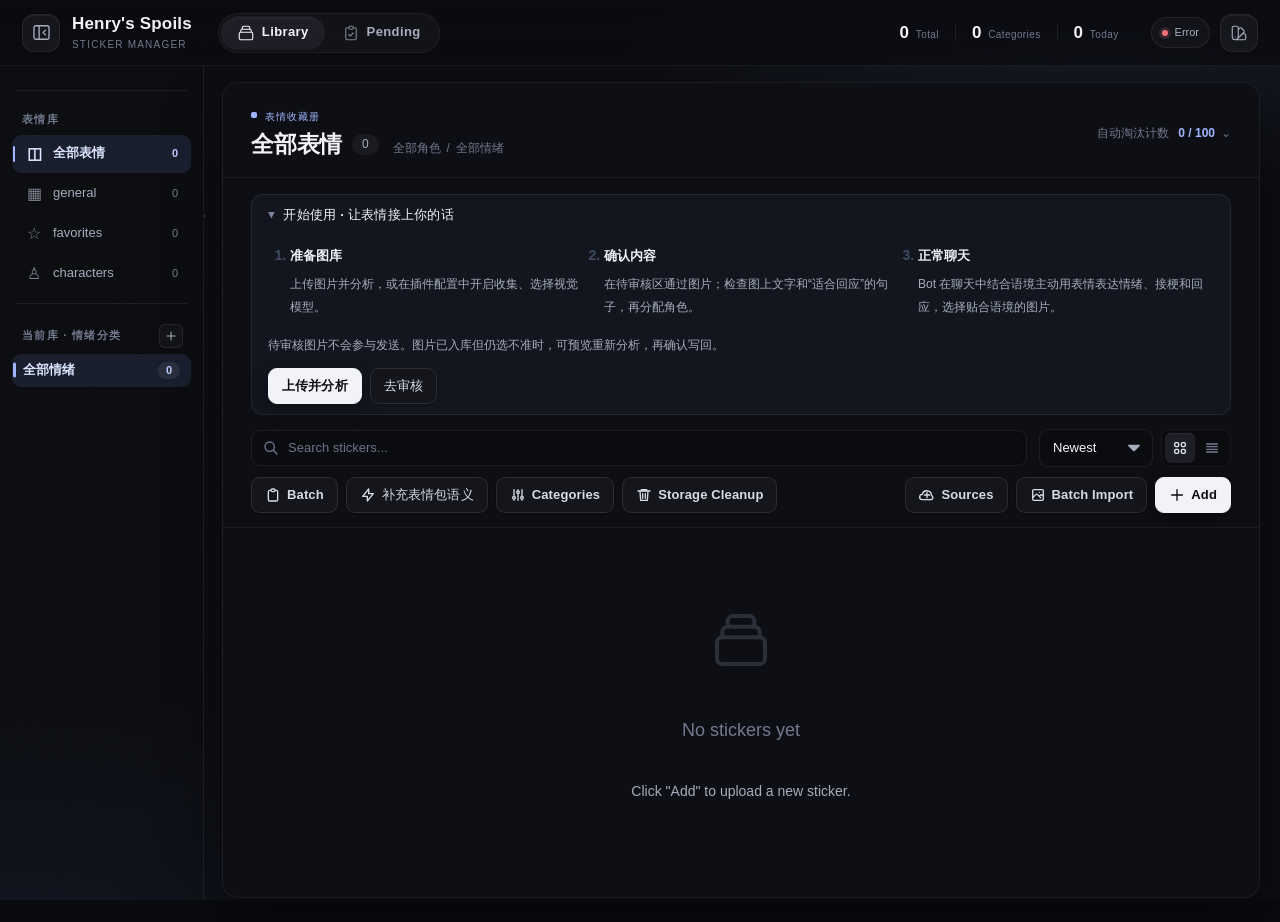
<file: pages/dashboard/index.html>
<!DOCTYPE html>
<html lang="zh-CN">
<head>
    <meta charset="UTF-8">
    <meta name="viewport" content="width=device-width, initial-scale=1.0, maximum-scale=1.0, user-scalable=no">
    <title>表情包管理</title>
    <link rel="icon" type="image/png" href="./logo.png">
    <!-- Vue is bundled with the plugin so the privileged bridge page works offline. -->
    <script src="./vendor/vue.global.prod.js"></script>
    <link rel="modulepreload" href="./app.js">
    <link rel="stylesheet" href="./app.css">
    <link rel="stylesheet" href="./light.css">
    <link rel="stylesheet" href="./dark.css">
    <link rel="stylesheet" href="./minecraft.css">
    <link rel="stylesheet" href="./fallout.css">
    <link rel="stylesheet" href="./bili.css">
    <link rel="stylesheet" href="./host_wallpaper.css">
</head>
<body>
    <div id="app" v-cloak></div>
    <script type="module" src="./app.js"></script>
</body>
</html>
</file>
<file: pages/dashboard/app.css>
@font-face {
    font-family: 'Cinzel';
    font-style: normal;
    font-weight: 700;
    font-display: swap;
    src: url(https://cdn.jsdelivr.net/fontsource/fonts/cinzel@5.3.0/latin-700-normal.woff2) format('woff2');
}

/* 辐射皮肤：终端等宽字体 + 窄体标题（离线时回退系统字体） */

@font-face {
    font-family: 'Share Tech Mono';
    font-style: normal;
    font-weight: 400;
    font-display: swap;
    src: url(https://cdn.jsdelivr.net/npm/@fontsource/share-tech-mono@5.0.8/files/share-tech-mono-latin-400-normal.woff2) format('woff2');
}

@font-face {
    font-family: 'Roboto Condensed';
    font-style: normal;
    font-weight: 700;
    font-display: swap;
    src: url(https://cdn.jsdelivr.net/npm/@fontsource/roboto-condensed@5.0.14/files/roboto-condensed-latin-700-normal.woff2) format('woff2');
}

.usage-guide {
    margin: 12px 22px 0;
    padding: 10px 16px;
    border: 1px solid var(--hairline);
    border-radius: var(--r-md);
    background: rgba(var(--accent-rgb), 0.04);
    color: var(--text-primary);
}

.usage-guide summary {
    cursor: pointer;
    color: var(--gold-primary);
    font-weight: 600;
    font-size: 0.8125rem;
    letter-spacing: 0.02em;
    list-style: none;
}

.usage-guide summary::-webkit-details-marker { display: none; }

.usage-guide summary::before {
    content: '▸';
    display: inline-block;
    margin-right: 8px;
    color: var(--gold-dim);
    transition: transform 0.2s var(--ease-out);
}

.usage-guide[open] summary::before { transform: rotate(90deg); }

.usage-guide ol { display: grid; grid-template-columns: repeat(3, minmax(0, 1fr)); gap: 18px; margin: 18px 0; padding-left: 22px; }

.usage-guide li { color: var(--text-secondary); }

.usage-guide li::marker { color: var(--gold-dim); font-weight: 600; }

.usage-guide li strong { display: block; margin-bottom: 6px; color: var(--text-primary); font-size: 0.8125rem; }

.usage-guide li span,
.usage-guide p { color: var(--text-muted); font-size: 12px; line-height: 1.7; }

.usage-guide-actions,
.usage-guide-status { display: flex; flex-wrap: wrap; gap: 8px; margin-top: 12px; }

.usage-guide-status span { color: var(--text-secondary); font-size: 11px; }

@media (max-width: 720px) {
.usage-guide ol { grid-template-columns: 1fr; gap: 14px; }


}

@media (min-width: 769px) and (max-width: 1180px) {
:root:not([data-theme="fallout"]) .header-text p { display: none; }

:root:not([data-theme="fallout"]) .header-nav { margin-left: 6px; }

:root:not([data-theme="fallout"]) .header-nav .section-tab { padding: 0 10px; }

:root:not([data-theme="fallout"]) .header-nav .section-tab-label { display: none; }

:root:not([data-theme="fallout"]) .stat-item { padding: 0 10px; }

:root:not([data-theme="fallout"]) .health-indicator { padding: 6px 8px; }


}

/* Keep the brand and section buttons readable in a narrow desktop panel. */

:root {
    /* 月之暗面（Moonshot）黑夜主题：近黑夜空 + 银蓝月光 + 中性灰阶 */
    --bg-base: #0a0b0f;
    --bg-elevated: #101116;
    --bg-card: #16171d;
    --bg-card-hover: #1d1e26;
    --gold-primary: #9fb6ff;
    --gold-bright: #dbe6ff;
    --gold-dim: #3f4a63;
    --gold-glow: rgba(var(--accent-rgb), 0.16);
    --success: #54d2a0;
    --warning: #e8c27a;
    --danger: #f0737c;
    --favorite: #a9c2ff;
    --text-primary: #f2f3f7;
    --text-secondary: #a6adbd;
    --text-tertiary: #717a90;
    --sidebar-selection-bg: rgba(127, 155, 255, 0.14);
    --sidebar-selection-text: #dbe6ff;
    --text-main: var(--text-primary);
    --text-muted: var(--text-secondary);
    --glass-bg: rgba(10, 11, 15, 0.82);
    --glass-border: rgba(255, 255, 255, 0.07);
    --glass-blur: 18px;
    --bg-main: var(--bg-elevated);
    --bg-slot: var(--bg-card);
    --gold-dark: var(--gold-dim);
    --accent-rgb: 127, 155, 255;
    --accent-soft-rgb: 190, 208, 255;
    /* ── 表面层级与描边：底色之上只保留三层悬浮面 ── */
    --surface-1: #101116;
    --surface-2: #16171d;
    --surface-3: #1d1e26;
    --surface-inset: #0b0c10;
    --hairline: rgba(255, 255, 255, 0.07);
    --hairline-strong: rgba(255, 255, 255, 0.13);
    --r-xs: 6px;
    --r-sm: 9px;
    --r-md: 12px;
    --r-lg: 16px;
    --r-xl: 22px;
    --shadow-1: 0 1px 2px rgba(0, 0, 0, 0.32);
    --shadow-2: 0 10px 30px rgba(0, 0, 0, 0.35);
    --shadow-3: 0 26px 70px rgba(0, 0, 0, 0.55);
    --ring-accent: 0 0 0 1px rgba(var(--accent-rgb), 0.55), 0 0 0 4px rgba(var(--accent-rgb), 0.13);
    --ease-out: cubic-bezier(0.16, 1, 0.3, 1);
    --ease-spring: cubic-bezier(0.34, 1.56, 0.64, 1);
    --toolbar-gradient: linear-gradient(to bottom, rgba(16, 17, 22, 0.97), rgba(10, 11, 15, 0.95));
    --pager-gradient: linear-gradient(to bottom, rgba(10, 11, 15, 0.95), rgba(16, 17, 22, 0.97));
    --btn-gradient: linear-gradient(180deg, #191b22 0%, #121318 100%);
    --btn-gradient-hover: linear-gradient(180deg, #22242d 0%, #171921 100%);
    --panel-gradient: linear-gradient(180deg, #131419 0%, #0e0f14 100%);
    --panel-header-gradient: linear-gradient(to bottom, rgba(255, 255, 255, 0.03), rgba(255, 255, 255, 0));
    --preview-gradient: radial-gradient(120% 100% at 50% 0%, #14161d 0%, #08090c 70%);
    --toggle-gradient: linear-gradient(145deg, #1d1e26, #0d0e12);
    --bar-solid: rgba(8, 9, 12, 0.96);
    --slot-size: clamp(100px, 12vw, 200px);
    --slot-size-tablet: clamp(110px, 14vw, 160px);
    --slot-size-mobile: clamp(88px, 28vw, 140px);
    --slot-size-small: clamp(80px, 36vw, 120px);
    --sidebar-width: 204px;
    --sidebar-expanded: 232px;
    --header-height: 66px;
    /* ── 排版尺度：定义七级字号和三档行高 ── */
    --font-display: 'Inter', -apple-system, BlinkMacSystemFont, 'Segoe UI', 'Noto Sans SC', 'Microsoft YaHei', sans-serif;
    --font-ui: -apple-system, BlinkMacSystemFont, 'Segoe UI', 'Noto Sans SC', 'Microsoft YaHei', sans-serif;
    --fs-2xs: 0.6875rem;   /* 11px 徽标 · 角标 · kbd */
    --fs-xs: 0.75rem;      /* 12px 元信息 · 标签 */
    --fs-sm: 0.8125rem;    /* 13px 次要文本 · 紧凑控件 */
    --fs-md: 0.875rem;     /* 14px 正文默认 */
    --fs-lg: 1rem;         /* 16px 输入框 · 强调正文 */
    --fs-xl: 1.125rem;     /* 18px 弹窗标题 · 区块头 */
    --fs-2xl: 1.375rem;    /* 22px 页面标题 · 统计大数 */
    --lh-tight: 1.25;      /* 标题 / 数值 */
    --lh-snug: 1.4;        /* 元信息 / 标签 */
    --lh-normal: 1.6;      /* 正文 */
    --ls-caps: 0.08em;     /* 微标签字距 */
    color-scheme: dark;
}

* {
    box-sizing: border-box;
    -webkit-tap-highlight-color: transparent;
}

html {
    touch-action: manipulation;
    -webkit-text-size-adjust: 100%;
}

body {
    background-color: var(--bg-base);
    color: var(--text-primary);
    font-family: var(--font-ui);
    font-size: var(--fs-md);
    line-height: var(--lh-normal);
    background-image:
        radial-gradient(920px 520px at 10% -12%, rgba(var(--accent-rgb), 0.1), transparent 62%),
        radial-gradient(1200px 720px at 104% 0%, rgba(96, 138, 214, 0.07), transparent 58%),
        url("data:image/svg+xml,%3Csvg width='120' height='120' viewBox='0 0 120 120' xmlns='http://www.w3.org/2000/svg'%3E%3Cfilter id='noise'%3E%3CfeTurbulence type='fractalNoise' baseFrequency='0.8' numOctaves='3' stitchTiles='stitch'/%3E%3C/filter%3E%3Crect width='100%25' height='100%25' filter='url(%23noise)' opacity='0.028'/%3E%3C/svg%3E");
    background-attachment: scroll;
    margin: 0;
    padding: 0;
    min-height: 100vh;
    overflow-x: hidden;
    -webkit-font-smoothing: antialiased;
    -moz-osx-font-smoothing: grayscale;
    transition: background-color 0.3s ease, color 0.3s ease;
}

::selection {
    background: rgba(var(--accent-rgb), 0.28);
    color: var(--text-primary);
}

* {
    scrollbar-width: thin;
    scrollbar-color: rgba(var(--accent-rgb), 0.28) transparent;
}

::-webkit-scrollbar {
    width: 10px;
    height: 10px;
}

::-webkit-scrollbar-track {
    background: transparent;
}

::-webkit-scrollbar-thumb {
    background: rgba(var(--accent-rgb), 0.24);
    border: 3px solid transparent;
    border-radius: 999px;
    background-clip: content-box;
}

::-webkit-scrollbar-thumb:hover {
    background: rgba(var(--accent-rgb), 0.42);
    background-clip: content-box;
    border: 3px solid transparent;
}

h1,
h2,
h3 {
    font-family: var(--font-ui);
    font-weight: 650;
    line-height: var(--lh-tight);
    color: var(--text-primary);
    text-transform: none;
    letter-spacing: 0.01em;
    text-shadow: none;
}

h1 {
    font-size: var(--fs-2xl);
    border-bottom: none;
    padding-bottom: 0;
    margin: 0 0 16px 0;
}

h2 {
    font-size: var(--fs-xl);
    border-bottom: none;
    padding-bottom: 0;
    margin: 0 0 12px 0;
}

.stat-value,
.category-count,
.character-chip-count,
.capacity-count,
.page-info,
.source-metrics span {
    font-variant-numeric: tabular-nums;
}

/* 计数/翻页等数字一律等宽，数值跳动时版面不再抖动 */

[v-cloak] {
    display: none !important;
}

#app {
    min-height: 100vh;
    display: flex;
    flex-direction: column;
}

.codex-header {
    position: fixed;
    top: 0;
    left: 0;
    right: 0;
    height: var(--header-height);
    background: linear-gradient(to bottom, rgba(9, 12, 17, 0.92), rgba(9, 12, 17, 0.76));
    backdrop-filter: blur(20px) saturate(1.25);
    -webkit-backdrop-filter: blur(20px) saturate(1.25);
    border-bottom: 1px solid var(--hairline);
    padding: 0 22px;
    display: flex;
    align-items: center;
    gap: 16px;
    z-index: 100;
}

.codex-header::before,
.codex-header::after { display: none; }

.header-left {
    display: flex;
    align-items: center;
    gap: 14px;
    min-width: 0;
    flex: 1 1 auto;
}

.header-title {
    display: flex;
    align-items: center;
    gap: 12px;
    flex: 0 1 auto;
    min-width: 0;
    padding: 0;
}

.mobile-menu-button {
    display: none;
}

.header-right {
    display: flex;
    align-items: center;
    gap: 10px;
    flex-shrink: 0;
}

.stats-bar {
    display: flex;
    align-items: stretch;
    gap: 0;
    background: transparent;
    border: 0;
    padding: 0;
    margin-left: auto;
}

.header-sidebar-toggle {
    width: 38px;
    height: 38px;
    background: var(--surface-2);
    border: 1px solid var(--hairline);
    border-radius: var(--r-md);
    display: grid;
    place-items: center;
    padding: 0;
    font: inherit;
    flex-shrink: 0;
    color: var(--text-secondary);
    cursor: pointer;
    box-shadow: var(--shadow-1), inset 0 1px 0 rgba(255, 255, 255, 0.05);
    transition: background-color 180ms var(--ease-out), color 180ms var(--ease-out),
        border-color 180ms var(--ease-out), transform 180ms var(--ease-out);
}

.header-sidebar-toggle:hover {
    color: var(--gold-bright);
    border-color: rgba(var(--accent-rgb), 0.4);
    background: var(--surface-3);
    transform: translateY(-1px);
}

.header-sidebar-toggle:focus-visible {
    outline: none;
    box-shadow: var(--ring-accent);
}

.header-sidebar-toggle svg {
    width: 19px;
    height: 19px;
}

.header-text {
    min-width: 0;
}

.header-text h1 {
    border: none;
    padding: 0;
    margin: 0;
    font-family: var(--font-display);
    font-size: 1.0625rem;
    font-weight: 700;
    line-height: 1.2;
    letter-spacing: 0.045em;
    color: var(--text-primary);
    white-space: nowrap;
}

.header-text p {
    margin: 3px 0 0;
    color: var(--text-tertiary);
    font-size: 0.625rem;
    line-height: 1.3;
    letter-spacing: 0.16em;
    text-transform: uppercase;
    white-space: nowrap;
}

.stat-item {
    display: flex;
    flex-direction: row;
    align-items: baseline;
    gap: 7px;
    padding: 0 16px;
    background: transparent;
    border: 0;
    border-left: 1px solid var(--hairline);
    min-width: 0;
    border-radius: 0;
}

.stat-item:first-child {
    border-left: 0;
}

.stat-value {
    font-family: var(--font-display);
    font-size: 1.125rem;
    font-weight: 700;
    line-height: 1;
    color: var(--text-primary);
    text-shadow: none;
    font-variant-numeric: tabular-nums;
}

.stat-label {
    font-size: 0.625rem;
    line-height: 1.2;
    color: var(--text-tertiary);
    text-transform: uppercase;
    letter-spacing: 0.12em;
    margin-top: 0;
    white-space: nowrap;
}

.main-container {
    flex: 1;
    display: flex;
    gap: 18px;
    max-width: 1880px;
    margin: 0 auto;
    width: 100%;
    padding: calc(var(--header-height) + 16px) 20px 24px calc(var(--sidebar-width) + 18px);
}

.sidebar {
    position: fixed;
    top: var(--header-height);
    left: 0;
    bottom: 0;
    width: var(--sidebar-width);
    background: transparent;
    border-right: 1px solid var(--hairline);
    display: flex;
    flex-direction: column;
    padding: 14px 12px 24px;
    overflow-y: auto;
    z-index: 50;
}

.sidebar-section-head {
    display: flex;
    align-items: center;
    justify-content: space-between;
    gap: 8px;
    padding: 10px 8px 6px 10px;
}

.sidebar-section-head .sidebar-title {
    padding: 0;
}

.sidebar-head-btn {
    width: 24px;
    height: 24px;
    padding: 0;
    border: 1px solid transparent;
    border-radius: var(--r-xs);
    background: transparent;
    color: var(--text-tertiary);
    cursor: pointer;
    display: grid;
    place-items: center;
    flex-shrink: 0;
    transition: background 0.16s var(--ease-out), color 0.16s var(--ease-out), border-color 0.16s var(--ease-out);
}

.sidebar-head-btn svg {
    width: 14px;
    height: 14px;
}

.sidebar-head-btn:hover {
    background: rgba(var(--accent-rgb), 0.12);
    border-color: rgba(var(--accent-rgb), 0.3);
    color: var(--gold-bright);
}

.sidebar-title {
    font-size: 0.6875rem;
    font-weight: 600;
    color: var(--text-tertiary);
    text-transform: uppercase;
    letter-spacing: 0.12em;
    padding: 10px 10px 6px;
    margin: 0;
    border-bottom: 0;
    text-align: left;
    text-shadow: none;
}

.category-list {
    display: flex;
    flex-direction: column;
    gap: 2px;
}

.category-item {
    display: flex;
    align-items: center;
    gap: 9px;
    width: 100%;
    min-height: 33px;
    padding: 4px 10px;
    border-radius: var(--r-sm);
    cursor: pointer;
    white-space: nowrap;
    transition: background 0.16s var(--ease-out), color 0.16s var(--ease-out), opacity 0.16s var(--ease-out);
    background: none;
    border: 1px solid transparent;
    font: inherit;
    font-size: 0.8125rem;
    text-align: left;
    position: relative;
}

.category-item.is-empty {
    opacity: 0.54;
}

.category-item.is-empty:hover,
.category-item.active {
    opacity: 1;
}

.category-item::before {
    content: '';
    position: absolute;
    left: 0;
    top: 50%;
    width: 2.5px;
    height: 0;
    border-radius: 2px;
    background: var(--gold-primary);
    transform: translateY(-50%);
    transition: height 0.16s var(--ease-out);
}

.category-item:hover {
    background: rgba(255, 255, 255, 0.045);
}

.category-item.active {
    background: var(--sidebar-selection-bg);
}

.category-item.active::before {
    height: 15px;
}

.category-name {
    color: var(--text-secondary);
    font-size: 0.8125rem;
    line-height: 1.4;
    flex: 1;
    min-width: 0;
    overflow: hidden;
    text-overflow: ellipsis;
}

.category-item.active .category-name {
    color: var(--sidebar-selection-text);
    font-weight: 600;
}

.category-count {
    font-family: inherit;
    font-variant-numeric: tabular-nums;
    font-size: 0.6875rem;
    line-height: 1.35;
    color: var(--text-tertiary);
    background: rgba(255, 255, 255, 0.045);
    padding: 1px 7px;
    min-width: 22px;
    text-align: center;
    border: 0;
    border-radius: 999px;
    margin-left: auto;
    flex-shrink: 0;
}

.category-item.active .category-count {
    color: var(--sidebar-selection-text);
    background: rgba(255, 255, 255, 0.08);
    font-weight: 600;
}

.category-item:focus-visible {
    outline: none;
    box-shadow: var(--ring-accent);
}

.inventory-panel {
    flex: 1;
    display: flex;
    flex-direction: column;
    background: var(--panel-gradient);
    border: 1px solid var(--hairline);
    border-radius: var(--r-lg);
    box-shadow: var(--shadow-2), inset 0 1px 0 rgba(255, 255, 255, 0.04);
    position: relative;
    min-height: 0;
    overflow: hidden;
}

.inventory-panel::before,
.inventory-panel::after,
.inventory-panel > .corner-bl,
.inventory-panel > .corner-br {
    display: none;
}

.inventory-toolbar {
    display: flex;
    justify-content: space-between;
    align-items: center;
    padding: 12px 22px;
    background: transparent;
    border-bottom: 1px solid var(--hairline);
    gap: 10px 12px;
    flex-wrap: wrap;
}

.toolbar-search {
    position: relative;
    flex: 1 1 260px;
    min-width: 200px;
}

.toolbar-search-icon {
    width: 16px;
    height: 16px;
    position: absolute;
    left: 12px;
    top: 50%;
    transform: translateY(-50%);
    color: var(--text-tertiary);
    pointer-events: none;
}

.search-clear-btn {
    position: absolute;
    right: 8px;
    top: 50%;
    transform: translateY(-50%);
    width: 22px;
    height: 22px;
    padding: 0;
    border: 0;
    border-radius: 50%;
    background: rgba(255, 255, 255, 0.07);
    color: var(--text-secondary);
    font-size: 14px;
    line-height: 1;
    cursor: pointer;
    display: grid;
    place-items: center;
    transition: background 0.15s ease, color 0.15s ease;
}

.search-clear-btn:hover {
    background: rgba(var(--accent-rgb), 0.2);
    color: var(--text-primary);
}

.toolbar-search input {
    width: 100%;
    height: 36px;
    padding: 0 34px 0 36px;
    background: var(--surface-inset);
    border: 1px solid var(--hairline);
    border-radius: var(--r-sm);
    color: var(--text-primary);
    font-family: var(--font-ui);
    font-size: var(--fs-sm);
    outline: none;
    transition: border-color 0.18s var(--ease-out), box-shadow 0.18s var(--ease-out),
        background-color 0.18s var(--ease-out);
}

.toolbar-search input::placeholder {
    color: var(--text-tertiary);
}

.toolbar-search input:hover {
    border-color: var(--hairline-strong);
}

.toolbar-search input:focus {
    border-color: rgba(var(--accent-rgb), 0.55);
    background: var(--surface-1);
    box-shadow: 0 0 0 3px rgba(var(--accent-rgb), 0.13);
}

.toolbar-controls {
    display: flex;
    gap: 8px;
    flex-wrap: wrap;
    align-items: center;
}

.toolbar-actions {
    display: flex;
    gap: 8px 12px;
    flex-wrap: wrap;
    align-items: center;
    margin-left: auto;
    justify-content: flex-end;
}

@media (max-width: 1360px) {
    .toolbar-controls {
        margin-left: auto;
    }

    .toolbar-actions {
        flex: 1 1 100%;
        margin-left: 0;
        justify-content: space-between;
    }
}

.toolbar-group {
    display: flex;
    gap: 8px;
    align-items: center;
    padding: 0;
    border-left: 0;
}

.toolbar-group:first-child {
    border-left: none;
    padding-left: 0;
}

.toolbar-sort-select {
    width: 130px;
    height: 36px;
    padding: 0 32px 0 11px;
    background-color: var(--surface-inset);
    border: 1px solid var(--hairline);
    border-radius: var(--r-sm);
    color: var(--text-primary);
    font-size: var(--fs-sm);
    cursor: pointer;
    transition: border-color 0.18s var(--ease-out), box-shadow 0.18s var(--ease-out);
}

.toolbar-sort-select:hover {
    border-color: var(--hairline-strong);
}

.toolbar-sort-select:focus {
    outline: none;
    border-color: rgba(var(--accent-rgb), 0.55);
    box-shadow: 0 0 0 3px rgba(var(--accent-rgb), 0.13);
}

.character-filter-bar {
    display: flex;
    flex-wrap: wrap;
    align-items: center;
    gap: 8px;
    padding: 10px 20px;
    border-bottom: 1px solid var(--glass-border);
    background: var(--toolbar-gradient);
}

.character-filter-label {
    font-size: var(--fs-xs);
    color: var(--text-muted);
    letter-spacing: 0.08em;
    white-space: nowrap;
}

.character-chip {
    display: inline-flex;
    align-items: center;
    gap: 6px;
    min-height: 28px;
    padding: 5px 12px;
    border: 1px solid var(--glass-border);
    border-radius: 999px;
    background: transparent;
    color: var(--text-primary);
    cursor: pointer;
    font-size: var(--fs-sm);
    line-height: 1.4;
    font-family: inherit;
    white-space: nowrap;
    transition: border-color 0.16s var(--ease-out), color 0.16s var(--ease-out), background-color 0.16s var(--ease-out);
}

.character-chip:hover {
    border-color: var(--hairline-strong);
}

.character-chip.active {
    border-color: var(--gold-primary);
    color: var(--gold-bright);
    background: rgba(var(--accent-soft-rgb), 0.18);
}

.character-chip-count {
    font-size: var(--fs-2xs);
    color: var(--text-muted);
    margin-left: 2px;
}

.character-manage-btn {
    margin-left: auto;
}

.item-character-badge {
    position: absolute;
    top: 8px;
    left: 8px;
    z-index: 5;
    max-width: calc(100% - 52px);
    padding: 2px 8px;
    font-size: var(--fs-2xs);
    line-height: var(--lh-snug);
    color: var(--gold-bright);
    background: rgba(0, 0, 0, 0.55);
    border: 1px solid var(--gold-dim);
    white-space: nowrap;
    overflow: hidden;
    text-overflow: ellipsis;
    pointer-events: none;
}

.inventory-grid.list-mode .item-character-badge {
    display: none;
}

.item-character-tag {
    display: inline-block;
    margin-left: 6px;
    padding: 0 5px;
    font-size: var(--fs-2xs);
    border: 1px solid var(--gold-dim);
    color: var(--gold-bright);
    vertical-align: middle;
}

.character-create-row {
    display: grid;
    grid-template-columns: 1fr 1fr auto;
    gap: 12px;
}

.character-list-row {
    display: flex;
    align-items: center;
    justify-content: space-between;
    padding: 16px;
    background: var(--bg-slot);
    border: 1px solid var(--gold-dark);
}

@media (max-width: 768px) {
.toolbar-sort-select {
        width: auto;
        min-width: 0;
    }


}

.inventory-grid {
    flex: 1;
    padding: 20px 24px 28px;
    display: grid;
    grid-template-columns: repeat(auto-fill, minmax(176px, 1fr));
    align-content: flex-start;
    align-items: stretch;
    justify-content: start;
    gap: 16px;
    overflow-y: auto;
    min-height: 0;
}

.item-slot {
    background: var(--surface-2);
    border-radius: 14px;
    border: 1px solid var(--hairline);
    position: relative;
    cursor: pointer;
    overflow: hidden;
    display: flex;
    flex-direction: column;
    transition: transform 0.24s var(--ease-out), box-shadow 0.24s var(--ease-out),
        border-color 0.24s var(--ease-out), background-color 0.24s var(--ease-out);
    box-shadow: var(--shadow-1), inset 0 1px 0 rgba(255, 255, 255, 0.045);
    width: 100%;
    min-width: 0;
    contain: layout style paint;
}

.item-slot:hover {
    transform: translateY(-3px);
    border-color: rgba(var(--accent-rgb), 0.34);
    background: var(--surface-3);
    box-shadow: var(--shadow-2), 0 0 0 1px rgba(var(--accent-rgb), 0.12),
        0 18px 40px rgba(0, 0, 0, 0.34);
}

.item-slot.selected {
    border-color: rgba(var(--accent-rgb), 0.75);
    box-shadow: 0 0 0 2px rgba(var(--accent-rgb), 0.22), var(--shadow-2);
}

.batch-indicator {
    position: absolute;
    top: 6px;
    right: 6px;
    width: 24px;
    height: 24px;
    background: var(--gold-primary);
    color: #000;
    display: flex;
    align-items: center;
    justify-content: center;
    font-size: var(--fs-md);
    font-weight: 700;
    z-index: 10;
    box-shadow: 0 2px 4px rgba(0,0,0,0.3);
}

.item-image {
    flex: 0 0 auto;
    width: 100%;
    aspect-ratio: 1 / 1;
    min-height: 0;
    display: flex;
    align-items: center;
    justify-content: center;
    overflow: hidden;
    background: radial-gradient(120% 100% at 50% 0%, rgba(255, 255, 255, 0.035), transparent 70%),
        var(--surface-inset);
    padding: 12px;
}

.item-image img {
    width: auto;
    height: auto;
    max-width: 100%;
    max-height: 100%;
    object-fit: contain;
    filter: brightness(0.97) saturate(1.02);
    transition: transform 0.32s var(--ease-out), filter 0.24s ease;
}

.item-image .image-placeholder {
    width: 100%;
    height: 100%;
    border-radius: 0;
}

.item-slot:hover .item-image img {
    filter: brightness(1.03) saturate(1.05);
    transform: scale(1.03);
}

.item-info {
    background: transparent;
    padding: 12px 13px 13px;
    border-top: 1px solid var(--hairline);
    text-align: left;
    min-height: 0;
    display: flex;
    flex-direction: column;
    justify-content: flex-start;
    gap: 7px;
    transform: none;
    transition: none;
}

.item-slot:hover .item-info {
    transform: none;
    background: transparent;
    border-top-color: var(--hairline);
}

.item-category {
    color: var(--gold-primary);
    font-family: var(--font-ui);
    font-size: var(--fs-xs);
    font-weight: 500;
    white-space: nowrap;
    overflow: hidden;
    text-overflow: ellipsis;
}

.item-meta-row {
    display: flex;
    justify-content: center;
    margin-top: 6px;
}

.scope-pill {
    display: inline-flex;
    align-items: center;
    justify-content: center;
    padding: 3px 9px;
    border-radius: 999px;
    font-size: 0.625rem;
    line-height: 1.5;
    letter-spacing: 0.03em;
    white-space: nowrap;
    border: 1px solid rgba(var(--accent-rgb), 0.28);
    color: var(--gold-bright);
    background: rgba(var(--accent-rgb), 0.1);
}

.scope-pill.local {
    border-color: rgba(240, 121, 127, 0.32);
    color: #ffb3b7;
    background: rgba(240, 121, 127, 0.12);
}

.scope-pill.public {
    border-color: rgba(95, 211, 154, 0.3);
    color: #a8eccb;
    background: rgba(95, 211, 154, 0.1);
}

.form-hint {
    margin-top: 8px;
    font-size: var(--fs-xs);
    color: var(--text-secondary);
}

.pagination-bar {
    display: flex;
    justify-content: center;
    align-items: center;
    gap: 12px;
    padding: 14px 24px;
    background: transparent;
    border-top: 1px solid var(--hairline);
    flex-wrap: wrap;
}

.page-info {
    font-family: var(--font-ui);
    color: var(--text-secondary);
    font-size: 0.75rem;
    min-width: 100px;
    text-align: center;
    font-variant-numeric: tabular-nums;
    letter-spacing: 0.04em;
}

.codex-btn {
    background: var(--btn-gradient);
    border: 1px solid var(--hairline-strong);
    color: var(--text-primary);
    padding: 0 13px;
    /* 按钮是操作控件，用 UI 字体保证小字号可读；展示字体只留给标题和大数字 */
    font-family: var(--font-ui);
    font-size: var(--fs-sm);
    font-weight: 550;
    text-transform: none;
    letter-spacing: 0.01em;
    cursor: pointer;
    transition: background 0.18s var(--ease-out), border-color 0.18s var(--ease-out),
        color 0.18s var(--ease-out), box-shadow 0.18s var(--ease-out), transform 0.18s var(--ease-out);
    box-shadow: var(--shadow-1), inset 0 1px 0 rgba(255, 255, 255, 0.055);
    display: inline-flex;
    align-items: center;
    justify-content: center;
    gap: 6px;
    position: relative;
    overflow: hidden;
    user-select: none;
    white-space: nowrap;
    min-height: 36px;
    border-radius: var(--r-sm);
}

.codex-btn::before {
    display: none;
}

.codex-btn:hover {
    border-color: rgba(var(--accent-rgb), 0.42);
    color: var(--gold-bright);
    background: var(--btn-gradient-hover);
    box-shadow: var(--shadow-2), inset 0 1px 0 rgba(255, 255, 255, 0.08);
    transform: translateY(-1px);
}

.codex-btn:active {
    transform: translateY(0);
    box-shadow: var(--shadow-1);
}

.codex-btn:focus-visible {
    outline: none;
    box-shadow: var(--ring-accent);
}

.codex-btn.primary {
    background: linear-gradient(180deg, #f4d29b 0%, #e3ac53 100%);
    color: #1a1104;
    border-color: rgba(255, 255, 255, 0.24);
    text-shadow: none;
    font-weight: 650;
    box-shadow: 0 6px 18px rgba(var(--accent-rgb), 0.22), inset 0 1px 0 rgba(255, 255, 255, 0.5);
}

.codex-btn.primary:hover {
    background: linear-gradient(180deg, #f8dcae 0%, #eab964 100%);
    box-shadow: 0 10px 26px rgba(var(--accent-rgb), 0.3), inset 0 1px 0 rgba(255, 255, 255, 0.55);
    color: #140d02;
}

.codex-btn:disabled,
.codex-btn.disabled {
    opacity: 0.45;
    cursor: not-allowed;
    pointer-events: none;
}

.codex-btn.danger {
    color: var(--danger);
    border-color: rgba(240, 121, 127, 0.28);
}

.codex-btn.danger:hover {
    border-color: rgba(240, 121, 127, 0.6);
    background: rgba(240, 121, 127, 0.1);
    color: #ff9ea3;
}

.icon-btn {
    width: 40px;
    height: 40px;
    padding: 0;
}

.modal-overlay {
    position: fixed;
    inset: 0;
    background: rgba(3, 5, 8, 0.68);
    backdrop-filter: blur(10px) saturate(1.1);
    -webkit-backdrop-filter: blur(10px) saturate(1.1);
    display: flex;
    align-items: center;
    justify-content: center;
    padding: 24px;
    z-index: 1000;
    overflow-y: auto;
    animation: fadeInOverlay 0.22s var(--ease-out);
}

@keyframes fadeInOverlay {
    from { opacity: 0; }
    to { opacity: 1; }
}

.modal-panel {
    background: var(--panel-gradient);
    border: 1px solid var(--hairline-strong);
    max-width: 1060px;
    width: 100%;
    max-height: 90vh;
    display: flex;
    flex-direction: column;
    position: relative;
    overflow: hidden;
    box-shadow: var(--shadow-3), 0 0 0 1px rgba(255, 255, 255, 0.03) inset;
    border-radius: var(--r-xl);
    animation: scaleUp 0.3s var(--ease-spring);
}

.modal-panel > .modal-pad {
    flex: 1 1 auto;
    min-height: 0;
    overflow-y: auto;
}

/* 表单类弹窗：头部/底栏固定，中间内容自滚动，避免超高被裁切 */

.modal-panel > .modal-actions,
.modal-panel > .modal-header {
    flex-shrink: 0;
}

@keyframes scaleUp {
    from { opacity: 0; transform: scale(0.95) translateY(20px); }
    to { opacity: 1; transform: scale(1) translateY(0); }
}

.modal-panel::before,
.modal-panel::after {
    display: none !important;
}

.modal-panel::before {
    top: -2px;
    left: -2px;
    border-right: none;
    border-bottom: none;
}

.modal-panel::after {
    top: -2px;
    right: -2px;
    border-left: none;
    border-bottom: none;
}

.modal-panel-corner-bl,
.modal-panel-corner-br {
    display: none;
}

.modal-panel-corner-bl {
    bottom: -2px;
    left: -2px;
    border-right: none;
    border-top: none;
}

.modal-panel-corner-br {
    bottom: -2px;
    right: -2px;
    border-left: none;
    border-top: none;
}

.modal-header {
    display: flex;
    justify-content: space-between;
    align-items: center;
    gap: 16px;
    min-height: 62px;
    padding: 0 24px;
    background: transparent;
    border-bottom: 1px solid var(--hairline);
    border-radius: var(--r-xl) var(--r-xl) 0 0;
    flex-shrink: 0;
}

.modal-header h2 {
    border: none;
    padding: 0;
    margin: 0;
    font-size: 1rem;
    font-weight: 650;
    letter-spacing: 0.01em;
}

.modal-close {
    width: 32px;
    height: 32px;
    border-radius: var(--r-xs);
    background: transparent;
    border: 1px solid transparent;
    color: var(--text-tertiary);
    cursor: pointer;
    display: flex;
    align-items: center;
    justify-content: center;
    transition: background 0.16s ease, color 0.16s ease, border-color 0.16s ease;
    padding: 0;
    flex-shrink: 0;
}

.modal-close:hover {
    border-color: var(--hairline-strong);
    background: rgba(255, 255, 255, 0.05);
    color: var(--text-primary);
    transform: none;
}

.modal-close:focus-visible {
    outline: none;
    box-shadow: var(--ring-accent);
}

.modal-content {
    flex: 1;
    overflow-y: auto;
    display: flex;
    min-height: 0;
}

.item-detail {
    display: flex;
    flex: none;
    width: 100%;
    height: clamp(360px, 66vh, 700px);
    min-height: 0;
}

.preview-stack {
    flex: none;
    align-self: flex-start;
    display: flex;
    flex-direction: column;
    width: 100%;
    min-width: 0;
}

.item-preview {
    flex: 1 1 0;
    min-width: 0;
    overflow: hidden;
    isolation: isolate;
    background-image:
        linear-gradient(45deg, rgba(255, 255, 255, 0.02) 25%, transparent 25%, transparent 75%, rgba(255, 255, 255, 0.02) 75%),
        linear-gradient(45deg, rgba(255, 255, 255, 0.02) 25%, transparent 25%, transparent 75%, rgba(255, 255, 255, 0.02) 75%),
        var(--preview-gradient);
    background-size: 26px 26px, 26px 26px, 100% 100%;
    background-position: 0 0, 13px 13px, 0 0;
    display: flex;
    align-items: center;
    justify-content: center;
    padding: 30px;
    position: relative;
    min-height: 0;
}

.item-preview img {
    display: block;
    max-width: 100%;
    max-height: 100%;
    object-fit: contain;
    border-radius: var(--r-md);
    box-shadow: 0 18px 50px rgba(0, 0, 0, 0.55);
}

.preview-loading {
    position: absolute;
    bottom: 14px;
    left: 50%;
    transform: translateX(-50%);
    padding: 4px 10px;
    font-size: var(--fs-2xs);
    letter-spacing: 0.08em;
    color: var(--text-secondary);
    background: var(--bar-solid);
    border: 1px solid var(--glass-border);
    pointer-events: none;
    z-index: 4;
}

.fo-boot,
.fo-chassis,
.fo-title,
.fo-pip-tabs,
.fo-hud { display: none; }

.fo-vaultboy {
    display: none;
    background-image: url("./vaultboy.png");
    background-size: contain;
    background-repeat: no-repeat;
    background-position: center center;
}

.theme-save-hint {
    margin: 0 0 8px;
    padding: 0 10px 8px;
    font-size: var(--fs-2xs);
    line-height: var(--lh-snug);
    color: var(--text-tertiary);
    border-bottom: 1px solid var(--glass-border);
}

.theme-default-tag {
    margin-left: auto;
    font-size: var(--fs-2xs);
    letter-spacing: 0.08em;
    text-transform: uppercase;
    color: var(--gold-primary);
    border: 1px solid var(--gold-dim);
    padding: 1px 5px;
    border-radius: 999px;
}

.nav-btn {
    position: absolute;
    top: 50%;
    transform: translateY(-50%);
    width: 40px;
    height: 40px;
    border-radius: 50%;
    background: rgba(9, 12, 17, 0.62);
    border: 1px solid rgba(255, 255, 255, 0.12);
    backdrop-filter: blur(8px);
    -webkit-backdrop-filter: blur(8px);
    color: var(--text-primary);
    cursor: pointer;
    display: flex;
    align-items: center;
    justify-content: center;
    transition: background 0.16s ease, border-color 0.16s ease, transform 0.16s ease;
    padding: 0;
}

.nav-btn:hover {
    background: rgba(232, 181, 101, 0.92);
    border-color: rgba(255, 255, 255, 0.3);
    color: #1a1104;
    transform: translateY(-50%) scale(1.06);
}

.nav-btn:focus-visible {
    outline: none;
    box-shadow: var(--ring-accent);
}

.nav-btn.left {
    left: 16px;
}

.nav-btn.right {
    right: 16px;
}

.item-stats {
    width: 384px;
    flex-shrink: 0;
    min-width: 0;
    background: rgba(255, 255, 255, 0.012);
    border-left: 1px solid var(--hairline);
    padding: 10px 26px 30px;
    display: flex;
    flex-direction: column;
    overflow-y: auto;
    gap: 0;
}

.stat-row {
    display: flex;
    justify-content: space-between;
    align-items: center;
    gap: 16px;
    padding: 12px 0;
    border-bottom: 1px solid var(--hairline);
}

.stat-row:last-child {
    border-bottom: none;
}

.stat-name {
    color: var(--text-tertiary);
    font-size: 0.75rem;
    text-transform: none;
    letter-spacing: 0;
    font-weight: 500;
    flex-shrink: 0;
}

.stat-row .stat-value {
    color: var(--text-primary);
    font-family: var(--font-ui);
    font-weight: 550;
    font-size: 0.8125rem;
    text-align: right;
    min-width: 0;
    overflow-wrap: anywhere;
}

.stat-group {
    padding: 4px 0 2px;
}

/* ── 详情弹窗：信息分组与舞台细节 ────────────────────────── */

.stat-group + .stat-group {
    margin-top: 18px;
}

.stat-group-title {
    display: flex;
    align-items: center;
    gap: 10px;
    margin: 0 0 6px;
    padding: 0;
    border: 0;
    font-size: 0.625rem;
    font-weight: 600;
    letter-spacing: 0.14em;
    text-transform: uppercase;
    color: var(--text-tertiary);
}

.stat-group-title::after {
    content: '';
    flex: 1;
    height: 1px;
    background: var(--hairline);
}

.stat-block {
    display: flex;
    flex-direction: column;
    align-items: stretch;
    gap: 8px;
    padding: 10px 0;
    border-bottom: 1px solid var(--hairline);
}

/* 与 stat-row 同节奏的标签+内容纵向块（描述引用 / 标签芯片） */

.stat-block .item-tags {
    margin-top: 0;
}

.stat-block .desc-quote {
    margin-bottom: 0;
}

.stat-group > .stat-row:last-child,
.stat-group > .stat-block:last-child {
    border-bottom: none;
}

.stat-empty {
    font-size: var(--fs-sm);
    color: var(--text-muted);
}

.stat-row .detail-edit-link {
    min-width: 0;
    overflow-wrap: anywhere;
}

.emotion-edit-btn {
    display: inline-flex;
    min-width: 0;
    padding: 2px 4px;
    margin: -2px -4px;
    border: 0;
    background: none;
    color: inherit;
    font: inherit;
    cursor: pointer;
    border-radius: var(--r-sm);
}

/* 情绪行的整段点击区域：保留芯片外观，悬停只给可编辑描边 */

.emotion-edit-btn:focus-visible {
    outline: none;
    box-shadow: var(--ring-accent);
}

.preview-counter {
    position: absolute;
    top: 14px;
    left: 14px;
    z-index: 4;
    padding: 4px 10px;
    border-radius: 999px;
    background: var(--bar-solid);
    border: 1px solid var(--glass-border);
    color: var(--text-secondary);
    font-size: var(--fs-2xs);
    font-variant-numeric: tabular-nums;
    letter-spacing: 0.06em;
    pointer-events: none;
}

/* 舞台左上角的位置指示 */

.preview-actions-sep {
    flex: 0 0 auto;
    align-self: stretch;
    width: 1px;
    margin: 5px 0;
    background: var(--hairline);
}

/* 底部操作区：安全操作与危险操作之间的细分隔线 */

.codex-btn.danger-quiet {
    background: transparent;
    border-color: transparent;
    box-shadow: none;
}

/* 危险操作收敛为幽灵态，悬停才显色 */

.codex-btn.danger-quiet:hover {
    background: rgba(240, 121, 127, 0.08);
    border-color: rgba(240, 121, 127, 0.32);
}

.favorite-toggle-btn svg {
    flex: 0 0 auto;
}

.favorite-toggle-btn.active svg {
    fill: currentColor;
}

@media (max-width: 640px) {
.preview-actions-sep {
        display: none;
    }


}

.item-tags {
    display: flex;
    flex-wrap: wrap;
    gap: 6px;
    margin-top: 4px;
}

.tag {
    background: rgba(255, 255, 255, 0.035);
    border: 1px solid var(--hairline);
    padding: 3px 10px;
    font-size: 0.6875rem;
    color: var(--text-secondary);
    border-radius: 999px;
    transition: background-color 0.2s ease, border-color 0.2s ease, color 0.2s ease;
}

.tag:hover {
    background: rgba(var(--accent-soft-rgb), 0.15);
    border-color: var(--gold-dim);
    color: var(--gold-primary);
}

.analysis-result {
    background: linear-gradient(145deg, rgba(var(--accent-soft-rgb), 0.12), rgba(var(--accent-soft-rgb), 0.03));
    border: 1px solid rgba(var(--accent-soft-rgb), 0.35);
    border-radius: 8px;
    padding: 12px;
}

.analysis-result-head {
    display: flex;
    flex-direction: column;
    gap: 4px;
}

.analysis-result-title {
    color: var(--gold-primary);
    font-size: var(--fs-sm);
    letter-spacing: 0.08em;
    text-transform: uppercase;
}

.analysis-result-subtitle {
    color: var(--text-secondary);
    font-size: var(--fs-xs);
}

.scene-tag {
    color: var(--gold-primary);
    border-color: rgba(var(--accent-soft-rgb), 0.45);
}

.scene-tag-btn {
    cursor: pointer;
    transition: transform 0.2s ease, border-color 0.2s ease, background-color 0.2s ease,
        color 0.2s ease, box-shadow 0.2s ease;
    font-family: inherit;
}

.scene-tag-btn:hover {
    transform: translateY(-1px);
    border-color: rgba(var(--accent-soft-rgb), 0.65);
}

.scene-tag-btn.active {
    background: rgba(var(--accent-soft-rgb), 0.24);
    color: #f8e3ae;
    border-color: rgba(var(--accent-soft-rgb), 0.85);
    box-shadow: 0 0 0 1px rgba(var(--accent-soft-rgb), 0.2) inset;
}

.modal-actions {
    display: flex;
    gap: 10px;
    padding: 16px 24px;
    background: transparent;
    border-top: 1px solid var(--hairline);
    flex-wrap: wrap;
}

.modal-actions .codex-btn {
    flex: 1;
    min-width: 80px;
}

.codex-input {
    background: var(--surface-inset);
    border: 1px solid var(--hairline);
    color: var(--text-primary);
    padding: 9px 13px;
    font-family: var(--font-ui);
    font-size: var(--fs-sm);
    width: 100%;
    outline: none;
    transition: border-color 0.18s var(--ease-out), box-shadow 0.18s var(--ease-out),
        background-color 0.18s var(--ease-out);
    appearance: none;
    border-radius: var(--r-sm);
    min-height: 38px;
}

.codex-input::placeholder {
    color: var(--text-tertiary);
}

.codex-input:hover {
    border-color: var(--hairline-strong);
}

.codex-input:focus {
    border-color: rgba(var(--accent-rgb), 0.55);
    background: var(--surface-1);
    box-shadow: 0 0 0 3px rgba(var(--accent-rgb), 0.13);
}

textarea.codex-input {
    resize: vertical;
    min-height: 80px;
}

select.codex-input {
    appearance: none;
    background-image: url("data:image/svg+xml;charset=US-ASCII,%3Csvg%20xmlns%3D%22http%3A%2F%2Fwww.w3.org%2F2000%2Fsvg%22%20width%3D%22292.4%22%20height%3D%22292.4%22%3E%3Cpath%20fill%3D%22%23d4b46e%22%20d%3D%22M287%2069.4a17.6%2017.6%200%200%200-13-5.4H18.4c-5%200-9.3%201.8-12.9%205.4A17.6%2017.6%200%200%200%200%2082.2c0%205%201.8%209.3%205.4%2012.9l128%20127.9c3.6%203.6%207.8%205.4%2012.8%205.4s9.2-1.8%2012.8-5.4L287%2095c3.5-3.5%205.4-7.8%205.4-12.8%200-5-1.9-9.2-5.5-12.8z%22%2F%3E%3C%2Fsvg%3E");
    background-repeat: no-repeat;
    background-position: right 12px top 50%;
    background-size: 12px auto;
    padding-right: 36px;
}

.upload-area {
    border: 1px dashed var(--hairline-strong);
    border-radius: var(--r-md);
    padding: 36px;
    text-align: center;
    background: var(--surface-inset);
    transition: border-color 0.18s ease, background 0.18s ease;
    cursor: pointer;
}

.upload-area:hover {
    border-color: rgba(var(--accent-rgb), 0.5);
    background: rgba(var(--accent-rgb), 0.05);
}

.batch-upload-area.is-drag-active {
    border-color: var(--gold-primary);
    background: rgba(var(--accent-soft-rgb), 0.12);
    box-shadow: 0 0 0 1px rgba(var(--accent-soft-rgb), 0.25) inset;
}

.native-file-input {
    position: absolute;
    width: 1px;
    height: 1px;
    margin: -1px;
    padding: 0;
    border: 0;
    overflow: hidden;
    clip: rect(0, 0, 0, 0);
    clip-path: inset(50%);
    white-space: nowrap;
    opacity: 0;
    pointer-events: none;
}

.upload-preview {
    max-width: 200px;
    max-height: 200px;
    border: 1px solid var(--hairline-strong);
    border-radius: var(--r-md);
    box-shadow: var(--shadow-2);
}

.upload-preview-row {
    display: flex;
    align-items: center;
    gap: 16px;
}

.upload-preview-info {
    flex: 1;
    min-width: 0;
    overflow: hidden;
    text-align: left;
}

.upload-preview-name {
    margin: 0 0 6px 0;
    color: var(--gold-primary);
    font-family: var(--font-ui);
    overflow: hidden;
    text-overflow: ellipsis;
    white-space: nowrap;
}

.upload-preview-size {
    margin: 0;
    color: var(--text-secondary);
    font-size: var(--fs-sm);
}

.modal-footer-actions {
    display: flex;
    gap: 10px;
    flex-shrink: 0;
    padding: 14px 24px;
    border-top: 1px solid var(--hairline);
    background: var(--panel-gradient);
}

.modal-form {
    display: flex;
    flex-direction: column;
    flex: 1 1 auto;
    min-height: 0;
}

/* 表单弹窗：中间字段区独立滚动，底部操作栏固定 */

.modal-form-body {
    flex: 1 1 auto;
    min-height: 0;
    overflow-y: auto;
    padding: 24px;
}

.modal-form > .modal-footer-actions {
    margin: 0;
}

.modal-pad { padding: 24px; }

/* ── 表单/布局工具类（替代模板内联样式） ─────────────────── */

.mt-16 { margin-top: 16px; }

.mt-20 { margin-top: 20px; }

.modal-narrow { max-width: 420px; }

.modal-md { max-width: 600px; }

.modal-lg { max-width: 700px; }

.upload-area.roomy { min-height: 150px; }

.form-label {
    font-size: 0.75rem;
    text-transform: none;
    letter-spacing: 0.01em;
    font-weight: 550;
    color: var(--text-secondary);
    display: block;
    margin-bottom: 8px;
}

.form-label.sm {
    font-size: var(--fs-2xs);
    margin-bottom: 6px;
}

.form-label.inline {
    display: inline-block;
}

.desc-quote {
    padding: 12px 14px;
    background: rgba(var(--accent-rgb), 0.045);
    border: 1px solid var(--hairline);
    border-left: 2px solid rgba(var(--accent-rgb), 0.55);
    border-radius: 0 var(--r-sm) var(--r-sm) 0;
    margin-bottom: 12px;
}

.desc-quote p {
    margin: 0;
    color: var(--text-main);
    font-style: normal;
    font-size: 0.8125rem;
    line-height: 1.7;
}

.hint-text {
    font-size: var(--fs-sm);
    color: var(--text-muted);
}

.error-banner {
    color: #ef4444;
    font-size: var(--fs-sm);
    border: 1px solid rgba(239, 68, 68, 0.3);
    background: rgba(239, 68, 68, 0.1);
    padding: 12px;
    margin-top: 16px;
}

@media (max-width: 768px) {
.upload-preview-row {
        flex-direction: column;
        gap: 12px;
    }

.upload-preview-info {
        text-align: center;
    }

.modal-footer-actions {
        margin-top: 16px;
        padding-top: 12px;
    }


}

.batch-bar {
    position: fixed;
    bottom: 24px;
    left: 50%;
    transform: translateX(-50%);
    background: var(--bar-solid);
    border: 2px solid var(--gold-primary);
    padding: 12px 20px;
    display: flex;
    align-items: center;
    gap: 16px;
    box-shadow: 0 4px 30px rgba(0, 0, 0, 0.8);
    z-index: 90;
    flex-wrap: wrap;
    justify-content: center;
}

.loading-state {
    display: flex;
    flex-direction: column;
    align-items: center;
    justify-content: center;
    padding: 60px;
    gap: 20px;
}

@keyframes spin {
    to { transform: rotate(360deg); }
}

.empty-state {
    display: flex;
    flex-direction: column;
    align-items: center;
    justify-content: center;
    gap: 10px;
    padding: 80px 40px;
    color: var(--text-tertiary);
    text-align: center;
    font-size: 0.8125rem;
}

.empty-illustration {
    display: grid;
    place-items: center;
    width: 88px;
    height: 88px;
    margin-bottom: 16px;
    border-radius: 50%;
    border: 1px solid var(--hairline);
    background: radial-gradient(120% 120% at 32% 22%, var(--surface-3), var(--surface-inset));
    color: var(--text-tertiary);
    box-shadow: var(--shadow-1), inset 0 1px 0 rgba(255, 255, 255, 0.05);
}

/* 审核区空状态：软圆形插画座 + 分级文案 */

.empty-illustration .empty-state-icon {
    width: 36px;
    height: 36px;
    opacity: 0.7;
}

.empty-title {
    margin: 0;
    font-family: var(--font-display);
    font-size: var(--fs-lg);
    font-weight: 600;
    color: var(--text-secondary);
}

.empty-hint {
    margin: 0;
    max-width: 46ch;
    font-size: var(--fs-sm);
    line-height: var(--lh-normal);
    color: var(--text-tertiary);
}

@media (max-width: 1200px) {
:root {
        --slot-size: var(--slot-size-tablet);
    }


}

@media (max-width: 1024px) {
.main-container {
        flex-direction: column;
        padding: 12px;
        gap: 12px;
        padding-top: calc(var(--header-height) + 12px);
        padding-left: calc(var(--sidebar-width) + 12px);
    }

.sidebar {
        width: var(--sidebar-width);
        padding: 8px 6px;
    }

.item-stats {
        width: 100%;
        border-left: none;
        border-top: 1px solid var(--glass-border);
    }

.item-detail {
        flex-direction: column;
        height: auto;
    }

.item-preview {
        flex: none;
        height: clamp(240px, 50vh, 390px);
        min-height: 0;
        padding: 20px;
    }


}

@media (hover: hover) and (min-width: 769px) and (max-width: 1024px) {
.sidebar:hover {
        width: var(--sidebar-expanded);
    }


}

@media (max-width: 768px) {
:root {
        --slot-size: var(--slot-size-mobile);
    }

.codex-header {
        display: flex;
        flex-direction: column;
        align-items: stretch;
        gap: 8px;
        padding: 8px 16px;
        height: auto;
        min-height: var(--header-height);
    }

.header-title h1 {
        font-size: var(--fs-xl);
    }

.header-sidebar-toggle {
        width: 40px;
        height: 40px;
    }

.header-sidebar-toggle svg {
        width: 24px;
        height: 24px;
    }

.stats-bar {
        width: 100%;
        justify-content: space-around;
    }

.stat-item {
        padding: 8px 12px;
        min-width: auto;
        flex: 1;
    }

.stat-value {
        font-size: var(--fs-xl);
    }

.sidebar {
        top: 0;
        bottom: 0;
        width: min(280px, 84vw);
        max-width: none;
        padding: 12px;
        transform: translateX(-100%);
        transition: transform 0.2s ease;
        z-index: 120;
        box-shadow: 8px 0 28px rgba(0, 0, 0, 0.35);
    }

.sidebar.is-open {
        transform: translateX(0);
    }

.mobile-sidebar-backdrop {
        position: fixed;
        inset: 0;
        z-index: 110;
        background: rgba(0, 0, 0, 0.45);
    }

.main-container {
        padding-left: 12px;
        padding-top: 12px;
    }

.inventory-toolbar {
        flex-direction: column;
        align-items: stretch;
        gap: 12px;
    }

.toolbar-search {
        max-width: none;
        min-width: auto;
    }

.toolbar-actions {
        justify-content: center;
    }

.character-filter-bar {
        padding: 8px 12px;
    }

.character-manage-btn {
        margin-left: 0;
        width: 100%;
    }

.character-create-row {
        grid-template-columns: 1fr;
    }

.inventory-grid {
        column-gap: 8px;
        padding: 12px;
    }

.item-info {
        padding: 4px 6px;
    }

.item-category {
        font-size: var(--fs-2xs);
    }

.modal-overlay {
        padding: 8px;
    }

.modal-panel {
        max-height: 95vh;
    }

.modal-header h2 {
        font-size: var(--fs-lg);
    }

.item-preview {
        min-height: 250px;
        padding: 16px;
    }

.nav-btn {
        width: 40px;
        height: 40px;
    }

.nav-btn.left {
        left: 8px;
    }

.nav-btn.right {
        right: 8px;
    }

.modal-actions {
        padding: 12px;
    }

.modal-actions .codex-btn {
        min-width: 60px;
        padding: 10px 12px;
        font-size: var(--fs-xs);
    }

.batch-bar {
        left: 12px;
        right: 12px;
        transform: none;
        bottom: 12px;
        padding: 10px 16px;
    }

.pagination-bar {
        gap: 12px;
        padding: 12px;
    }

.page-info {
        min-width: 80px;
        font-size: var(--fs-sm);
    }


}

@media (max-width: 380px) {
:root {
        --slot-size: var(--slot-size-small);
    }

.inventory-grid {
        column-gap: 6px;
    }

.item-image {
        padding: 8px;
    }


}

@media (hover: none) {
.item-slot:hover {
        transform: none;
    }

.item-slot:active {
        transform: scale(0.98);
    }

.codex-btn:hover {
        transform: none;
    }

.category-item:hover {
        background: rgba(var(--accent-rgb), 0.1);
        border-color: transparent;
    }

.category-item.active:hover {
        background: var(--sidebar-selection-bg);
        border-color: transparent;
    }


}

@supports (-webkit-touch-callout: none) {
.inventory-grid {
        
        -webkit-overflow-scrolling: touch; 
    }

.modal-content {
        -webkit-overflow-scrolling: touch;
    }


}

.codex-btn,
.category-item,
.item-slot,
.nav-btn {
    user-select: none;
}

.theme-toggle {
    margin-left: 12px;
    width: 48px;
    height: 48px;
    border-radius: 50%;
    background: var(--toggle-gradient);
    border: 2px solid var(--gold-dim);
    position: relative;
    overflow: hidden;
    cursor: pointer;
    display: flex;
    align-items: center;
    justify-content: center;
    transition: border-color 0.5s cubic-bezier(0.4, 0, 0.2, 1),
        box-shadow 0.5s cubic-bezier(0.4, 0, 0.2, 1),
        transform 0.5s cubic-bezier(0.4, 0, 0.2, 1),
        background 0.5s cubic-bezier(0.4, 0, 0.2, 1);
    box-shadow: 
        0 4px 15px rgba(0, 0, 0, 0.4),
        inset 0 1px 0 rgba(255, 255, 255, 0.1),
        0 0 0 1px rgba(var(--accent-soft-rgb), 0.1);
}

.theme-toggle::before {
    content: '';
    position: absolute;
    inset: -2px;
    border-radius: 50%;
    background: conic-gradient(from 0deg, transparent, var(--gold-primary), transparent);
    opacity: 0;
    transition: opacity 0.3s ease;
}

.theme-toggle:hover::before {
    animation: rotate 3s linear infinite;
}

@keyframes rotate {
    from { transform: rotate(0deg); }
    to { transform: rotate(360deg); }
}

.theme-toggle:hover::before {
    opacity: 0.3;
}

.theme-toggle:hover {
    border-color: var(--gold-primary);
    box-shadow: 
        0 8px 25px rgba(var(--accent-soft-rgb), 0.25),
        0 0 40px rgba(var(--accent-soft-rgb), 0.1),
        inset 0 1px 0 rgba(255, 255, 255, 0.15);
    transform: scale(1.08);
}

.theme-toggle:active {
    transform: scale(0.95);
}

.theme-icon-wrapper {
    position: relative;
    z-index: 2;
    width: 24px;
    height: 24px;
    display: flex;
    align-items: center;
    justify-content: center;
}

.theme-toggle svg {
    width: 22px;
    height: 22px;
    color: var(--gold-primary);
    transition: color 0.5s cubic-bezier(0.4, 0, 0.2, 1),
        transform 0.5s cubic-bezier(0.4, 0, 0.2, 1),
        opacity 0.5s cubic-bezier(0.4, 0, 0.2, 1);
}

.theme-toggle .sun-icon {
    transition: transform 0.5s ease;
}

.theme-toggle:hover .sun-icon {
    animation: sunRotate 3s linear infinite;
}

@keyframes sunRotate {
    from { transform: rotate(0deg); }
    to { transform: rotate(360deg); }
}

.theme-toggle .moon-icon {
    transition: transform 0.5s ease;
}

.theme-toggle:hover .moon-icon {
    animation: moonBob 2s ease-in-out infinite;
}

@keyframes moonBob {
    0%, 100% { transform: translateY(0) rotate(-5deg); }
    50% { transform: translateY(-3px) rotate(5deg); }
}

.theme-glow {
    position: absolute;
    inset: 0;
    border-radius: 50%;
    background: radial-gradient(circle at center, var(--gold-primary) 0%, transparent 70%);
    opacity: 0;
    transform: scale(0.5);
    transition: opacity 0.5s ease, transform 0.5s ease;
    pointer-events: none;
}

.theme-toggle:hover .theme-glow {
    opacity: 0.15;
    transform: scale(1.2);
}

.vlm-reanalysis-panel {
    margin-top: 18px;
    padding: 14px 16px 16px;
    border: 1px solid var(--hairline);
    border-radius: var(--r-md);
    background: rgba(var(--accent-rgb), 0.03);
}

/* VLM 重分析收进详情栏末尾，与信息分组同节奏的内嵌卡片 */

.vlm-reanalysis-toolbar,
.vlm-reanalysis-actions {
    display: flex;
    align-items: center;
    justify-content: space-between;
    gap: 16px;
}

.vlm-reanalysis-toolbar {
    flex-wrap: wrap;
    align-items: flex-start;
    gap: 8px 14px;
}

.vlm-reanalysis-title {
    color: var(--text-primary);
    font-size: 0.8125rem;
    font-weight: 600;
    letter-spacing: 0.01em;
    text-transform: none;
}

.vlm-reanalysis-hint,
.vlm-reanalysis-preserve {
    color: var(--text-secondary);
    font-size: var(--fs-xs);
    line-height: var(--lh-normal);
}

.vlm-reanalysis-error {
    margin-top: 12px;
    padding: 10px 12px;
    color: var(--danger, #f87171);
    border: 1px solid rgba(248, 113, 113, 0.35);
    border-radius: 6px;
    background: rgba(127, 29, 29, 0.16);
    font-size: var(--fs-sm);
}

.vlm-compare-grid {
    display: grid;
    grid-template-columns: minmax(0, 1fr);
    gap: 12px;
    margin-top: 16px;
}

.vlm-compare-card {
    min-width: 0;
    padding: 14px;
    border: 1px solid var(--hairline);
    border-radius: var(--r-sm);
    background: rgba(255, 255, 255, 0.025);
}

.vlm-compare-card.proposed {
    border-color: rgba(var(--accent-rgb), 0.5);
    background: rgba(var(--accent-rgb), 0.06);
}

.vlm-compare-label {
    margin-bottom: 10px;
    color: var(--gold-primary);
    font-size: 0.6875rem;
    font-weight: 600;
    letter-spacing: 0.04em;
    text-transform: none;
}

.vlm-compare-card dl {
    display: grid;
    gap: 8px;
    margin: 0;
}

.vlm-compare-card dl > div {
    display: grid;
    grid-template-columns: 92px minmax(0, 1fr);
    gap: 10px;
    align-items: start;
}

.vlm-compare-card dt {
    color: var(--text-tertiary);
    font-size: var(--fs-2xs);
}

.vlm-compare-card dd {
    min-width: 0;
    margin: 0;
    color: var(--text-main);
    font-size: var(--fs-sm);
    line-height: var(--lh-snug);
    overflow-wrap: anywhere;
}

.vlm-reanalysis-actions {
    justify-content: flex-start;
    margin-top: 16px;
    flex-wrap: wrap;
}

@media (max-width: 1100px) {
.vlm-reanalysis-panel {
        padding: 16px;
    }

.vlm-compare-grid {
        grid-template-columns: 1fr;
    }


}

.item-slot,
.codex-btn,
.category-item,
.modal-panel,
input,
select,
textarea {
    transition: background-color 0.2s ease, border-color 0.2s ease,
                color 0.2s ease, box-shadow 0.2s ease, transform 0.2s ease;
}

.item-image img {
    transition: none;
}

@keyframes fadeIn {
    from { opacity: 0; transform: translateY(10px); }
    to { opacity: 1; transform: translateY(0); }
}

@keyframes slideIn {
    from { opacity: 0; transform: translateX(-20px); }
    to { opacity: 1; transform: translateX(0); }
}

.batch-file-list {
    display: grid;
    grid-template-columns: repeat(auto-fill, minmax(80px, 1fr));
    gap: 8px;
    margin-top: 12px;
    max-height: 200px;
    overflow-y: auto;
}

.batch-file-item {
    display: flex;
    flex-direction: column;
    align-items: center;
    gap: 4px;
}

.batch-file-thumb {
    width: 60px;
    height: 60px;
    object-fit: cover;
    border: 1px solid var(--glass-border);
    border-radius: 4px;
}

.batch-file-name {
    font-size: var(--fs-2xs);
    color: var(--text-secondary);
    max-width: 80px;
    overflow: hidden;
    text-overflow: ellipsis;
    white-space: nowrap;
    text-align: center;
}

.batch-file-more {
    font-size: var(--fs-sm);
    color: var(--text-secondary);
    text-align: center;
    padding: 8px;
}

.codex-checkbox {
    width: 18px;
    height: 18px;
    accent-color: var(--gold-primary);
    cursor: pointer;
}

.batch-spinner {
    display: flex;
    justify-content: center;
    align-items: center;
}

.progress-bar {
    width: 100%;
    height: 8px;
    background: var(--bg-base);
    border: 1px solid var(--glass-border);
    border-radius: 4px;
    overflow: hidden;
}

.progress-fill {
    height: 100%;
    background: linear-gradient(90deg, var(--gold-dim), var(--gold-primary));
    transition: width 0.3s ease;
}

.inventory-grid .item-slot {
    animation: fadeIn 0.3s ease-out both;
}

.category-item {
    animation: slideIn 0.2s ease-out both;
}

.codex-input:focus,
.codex-btn:focus,
.category-item:focus {
    outline: 2px solid var(--gold-primary);
    outline-offset: 2px;
}

.category-item:focus { outline-color: var(--sidebar-selection-text); }

::-webkit-scrollbar {
    width: 8px;
    height: 8px;
}

::-webkit-scrollbar-track {
    background: var(--glass-bg);
    border-radius: 4px;
}

::-webkit-scrollbar-thumb {
    background: var(--gold-dim);
    border-radius: 4px;
}

::-webkit-scrollbar-thumb:hover {
    background: var(--gold-primary);
}

@keyframes shimmer {
    0% { background-position: -200% 0; }
    100% { background-position: 200% 0; }
}

@media (max-width: 768px) {
.theme-toggle {
        margin-left: 8px;
    }

.codex-header {
        padding: 12px 16px;
    }


}

.toast-notification {
    position: fixed;
    bottom: 26px;
    left: 50%;
    transform: translateX(-50%);
    z-index: 10000;
    background: rgba(16, 20, 27, 0.94);
    border: 1px solid var(--hairline-strong);
    color: var(--text-primary);
    padding: 11px 20px;
    border-radius: var(--r-md);
    font-family: var(--font-ui);
    font-size: 0.8125rem;
    box-shadow: var(--shadow-3);
    backdrop-filter: blur(18px);
    -webkit-backdrop-filter: blur(18px);
    cursor: pointer;
    animation: toast-in 0.28s var(--ease-out);
}

@keyframes toast-in {
    from { opacity: 0; transform: translateX(-50%) translateY(20px); }
    to { opacity: 1; transform: translateX(-50%) translateY(0); }
}

@media (max-width: 768px) {
.modal-overlay {
        padding: 0;
        align-items: flex-start;
    }

.modal-panel {
        max-height: 100vh;
        border-radius: 0;
        max-width: 100% !important;
        animation: none;
    }

.modal-panel form,
.modal-panel .modal-pad {
        padding: 16px;
    }

.modal-form-body {
        padding: 16px;
    }

.modal-footer-actions {
        padding: 12px 16px;
    }

.upload-area {
        padding: 20px !important;
    }

.upload-area.roomy {
        min-height: 100px;
    }

.upload-preview {
        max-width: 120px;
        max-height: 120px;
    }

.modal-panel .mt-20 {
        margin-top: 12px;
    }

.modal-panel .mt-16 {
        margin-top: 10px;
    }

.modal-footer-actions {
        margin-top: 16px !important;
        padding-top: 12px !important;
    }

.toolbar-search input {
        width: 100%;
        min-width: 0;
    }

.toolbar-search {
        flex: 1 1 100%;
        min-width: 0;
        max-width: none;
    }

.toolbar-controls {
        width: 100%;
        margin-left: 0;
    }

.toolbar-actions {
        justify-content: flex-start;
    }

.toolbar-group {
        border-left: none;
        padding: 0 4px;
    }

.toolbar-actions .codex-btn {
        padding: 8px 10px;
        min-height: 36px;
        font-size: var(--fs-xs);
    }

.batch-file-list {
        grid-template-columns: repeat(auto-fill, minmax(60px, 1fr));
        max-height: 150px;
    }

.batch-file-thumb {
        width: 50px;
        height: 50px;
    }

.modal-panel .upload-area {
        padding: 20px;
    }

.toast-notification {
        left: 12px;
        right: 12px;
        transform: none;
        bottom: 80px;
        font-size: var(--fs-sm);
        padding: 10px 16px;
    }

@keyframes toast-in {
        from { opacity: 0; transform: translateY(20px); }
        to { opacity: 1; transform: translateY(0); }
    }


}

@media (max-width: 380px) {
.modal-panel form,
.modal-panel .modal-pad {
        padding: 12px;
    }

.modal-form-body {
        padding: 12px;
    }

.modal-footer-actions {
        padding: 10px 12px;
    }

.upload-area {
        padding: 12px !important;
    }

.toolbar-actions {
        gap: 4px;
    }

.toolbar-group {
        gap: 4px;
        padding: 0;
    }

.toolbar-actions .codex-btn {
        padding: 6px 8px;
        min-height: 32px;
        font-size: var(--fs-2xs);
        gap: 4px;
    }

.toolbar-actions .codex-btn svg {
        width: 12px;
        height: 12px;
    }

.codex-input {
        padding: 8px 10px;
        font-size: var(--fs-sm);
    }


}

.favorite-btn {
    position: absolute;
    top: 9px;
    right: 9px;
    width: 28px;
    height: 28px;
    background: rgba(7, 9, 13, 0.55);
    border: 1px solid rgba(255, 255, 255, 0.1);
    border-radius: 50%;
    backdrop-filter: blur(8px);
    -webkit-backdrop-filter: blur(8px);
    cursor: pointer;
    opacity: 0;
    transform: scale(0.92);
    transition: opacity 0.2s var(--ease-out), transform 0.2s var(--ease-out),
        background-color 0.2s var(--ease-out);
    z-index: 5;
    display: flex;
    align-items: center;
    justify-content: center;
}

.item-slot:hover .favorite-btn,
.favorite-btn:focus-visible { opacity: 1; transform: scale(1); }

.favorite-btn:hover { background: rgba(7, 9, 13, 0.82); }

.favorite-btn.active {
    opacity: 1 !important;
    background: rgba(240, 185, 94, 0.16);
    border-color: rgba(240, 185, 94, 0.45);
}

.favorite-btn svg {
    width: 15px;
    height: 15px;
    fill: none;
    stroke: rgba(238, 241, 246, 0.72);
    stroke-width: 2;
    transition: fill 0.2s ease, stroke 0.2s ease, filter 0.2s ease, transform 0.2s ease;
}

.favorite-btn.active svg {
    fill: var(--favorite);
    stroke: var(--favorite);
    filter: drop-shadow(0 0 6px rgba(240, 185, 94, 0.55));
}

.favorite-btn:active svg { transform: scale(0.85); }

@keyframes starPop {
    0% { transform: scale(1); }
    50% { transform: scale(1.3); }
    100% { transform: scale(1); }
}

.favorite-btn.just-animated svg { animation: starPop 0.3s ease; }

.favorite-category {
    background: rgba(251, 191, 36, 0.08);
    border-left-color: var(--favorite) !important;
}

.favorite-category:hover {
    background: rgba(251, 191, 36, 0.15);
}

.favorite-category.active {
    background: rgba(251, 191, 36, 0.2);
    border-left-color: var(--favorite) !important;
}

.favorite-category .category-icon {
    font-size: var(--fs-xl);
    filter: drop-shadow(0 0 4px rgba(251, 191, 36, 0.4));
}

.favorite-category.active .category-name {
    color: var(--favorite);
    font-weight: 600;
}

.favorite-toggle-btn {
    display: inline-flex;
    align-items: center;
    gap: 6px;
    padding: 4px 10px;
    border-radius: 999px;
    border: 1px solid var(--hairline-strong);
    background: transparent;
    color: var(--text-secondary);
    font-size: 0.6875rem;
    font-family: inherit;
    cursor: pointer;
    transition: background 0.16s ease, border-color 0.16s ease, color 0.16s ease;
}

.favorite-toggle-btn:hover {
    border-color: rgba(240, 185, 94, 0.5);
    color: var(--gold-bright);
}

.favorite-toggle-btn.active {
    background: rgba(240, 185, 94, 0.14);
    border-color: rgba(240, 185, 94, 0.55);
    color: var(--favorite);
}

.health-indicator {
    display: flex;
    align-items: center;
    gap: 7px;
    font-size: 0.6875rem;
    font-weight: 500;
    color: var(--text-secondary);
    padding: 6px 10px;
    border: 1px solid var(--hairline);
    border-radius: 999px;
    background: rgba(255, 255, 255, 0.03);
    white-space: nowrap;
}

.health-dot {
    width: 6px;
    height: 6px;
    border-radius: 50%;
    background: var(--text-tertiary);
    flex-shrink: 0;
}

.health-indicator.ok .health-dot { background: var(--success); box-shadow: 0 0 0 3px rgba(95, 211, 154, 0.16); }

.health-indicator.slow .health-dot { background: var(--warning); box-shadow: 0 0 0 3px rgba(240, 185, 94, 0.16); }

.health-indicator.error .health-dot { background: var(--danger); box-shadow: 0 0 0 3px rgba(240, 121, 127, 0.16); }

.image-placeholder {
    width: 80%;
    height: 80%;
    border-radius: 8px;
    opacity: 0.6;
}

.fade-in { animation: fadeIn 0.3s ease; }

.skeleton-grid {
    display: grid;
    grid-template-columns: repeat(auto-fill, minmax(176px, 1fr));
    gap: 16px;
    padding: 20px 24px;
}

.skeleton-card {
    background: var(--surface-2);
    border: 1px solid var(--hairline);
    border-radius: 14px;
    overflow: hidden;
    display: flex;
    flex-direction: column;
    break-inside: avoid;
    margin-bottom: 0;
}

.skeleton-image {
    flex: 0 0 auto;
    width: 100%;
    aspect-ratio: 1;
    background: linear-gradient(90deg, var(--surface-1) 25%, var(--surface-3) 50%, var(--surface-1) 75%);
    background-size: 200% 100%;
    animation: shimmer 1.5s infinite;
}

.skeleton-text {
    height: 36px;
    margin: 10px 12px;
    border-radius: 6px;
    background: var(--surface-1);
}

.skeleton-grid.pending-skeleton {
    grid-template-columns: repeat(auto-fill, minmax(300px, 1fr));
}

/* 审核区骨架：与横向待审核卡片同形的占位 */

.skeleton-grid.pending-skeleton .skeleton-card {
    flex-direction: row;
    align-items: center;
    height: 152px;
    aspect-ratio: auto;
}

.skeleton-grid.pending-skeleton .skeleton-image {
    width: 152px;
    height: 100%;
    aspect-ratio: auto;
    flex: 0 0 auto;
}

.skeleton-grid.pending-skeleton .skeleton-text {
    flex: 1;
    height: 44px;
    margin: 0 14px;
}

@media (max-width: 768px) {
.skeleton-grid.pending-skeleton .skeleton-card {
        height: 120px;
    }

.skeleton-grid.pending-skeleton .skeleton-image {
        width: 120px;
    }


}

@media (max-width: 1200px) {
.skeleton-grid {
        column-gap: 14px;
    }


}

@media (max-width: 768px) {
.skeleton-grid {
        column-gap: 8px;
        padding: 12px;
    }


}

@media (max-width: 380px) {
.skeleton-grid {
        column-gap: 6px;
        padding: 8px;
    }


}

.mobile-category-select {
    display: none;
}

@media (max-width: 768px) {
.mobile-category-select {
        display: block;
        flex: 1;
    }

.mobile-category-select select {
        width: 100%;
    }


}

.codex-btn,
.category-item,
.pagination-btn,
.toolbar-icon-btn,
.modal-close,
.modal-footer button {
    touch-action: manipulation;
}

.search-input,
.filter-select,
.category-name-input,
.category-desc-input,
.modal-input,
.modal-textarea,
.modal-select {
    max-width: 100%;
}

.toolbar-actions,
.batch-actions,
.modal-footer {
    min-width: 0;
}

.inventory-toolbar,
.batch-bar {
    row-gap: 10px;
}

.item-info,
.category-name,
.category-desc,
.modal-title {
    overflow-wrap: anywhere;
}

@media (max-width: 900px) {
.toolbar-actions,
.batch-actions {
        flex-wrap: wrap;
    }

.toolbar-actions .codex-btn,
.batch-actions .codex-btn {
        flex: 1 1 auto;
        min-width: 118px;
    }

.inventory-panel {
        min-width: 0;
    }


}

@media (max-width: 768px) {
.codex-header {
        position: sticky;
        top: 0;
        z-index: 30;
        display: grid;
        grid-template-columns: minmax(0, 1fr) auto;
        gap: 8px 10px;
        align-items: center;
        padding: 8px 12px;
    }

.header-title {
        min-width: 0;
        gap: 10px;
        padding: 4px 0;
    }

.mobile-menu-button {
        width: 36px;
        height: 36px;
        display: inline-flex;
        align-items: center;
        justify-content: center;
        flex: 0 0 36px;
        padding: 0;
        color: var(--gold-primary);
        background: var(--bg-card);
        border: 1px solid var(--glass-border);
        border-radius: 8px;
        cursor: pointer;
    }

.mobile-menu-button svg {
        width: 20px;
        height: 20px;
    }

.header-text h1 {
        font-size: var(--fs-lg);
        line-height: 1.15;
    }

.header-text p {
        display: none;
    }

.header-sidebar-toggle { display: none; }

.header-right {
        grid-column: 2;
        grid-row: 1;
        gap: 8px;
        justify-content: flex-end;
    }

.health-indicator {
        min-height: 32px;
        padding: 5px 8px;
        white-space: nowrap;
    }

.theme-toggle {
        width: 36px;
        height: 36px;
        margin-left: 0;
    }

.stats-bar {
        grid-column: 1 / -1;
        width: 100%;
        padding: 3px;
    }

.stat-item {
        padding: 5px 6px;
    }

.stat-value {
        font-size: var(--fs-lg);
        line-height: 1.1;
    }

.stat-label {
        font-size: var(--fs-2xs);
    }

.main-container {
        min-height: auto;
    }

.sidebar {
        max-height: none;
    }

.inventory-toolbar {
        align-items: stretch;
    }

.search-section,
.filter-section,
.toolbar-actions {
        width: 100%;
    }

.search-input,
.filter-select {
        min-height: 42px;
    }

.inventory-grid {
        padding: 10px;
        column-gap: 10px;
    }

.item-slot {
        min-width: 0;
    }

.item-info {
        padding: 8px;
    }

.modal-overlay {
        align-items: stretch;
        padding: 8px;
    }

.modal-panel {
        width: 100%;
        max-width: none;
        max-height: calc(100vh - 16px);
        border-radius: 8px;
    }

.modal-body {
        max-height: calc(100vh - 160px);
        overflow: auto;
    }

.modal-footer {
        flex-wrap: wrap;
    }

.modal-footer .codex-btn,
.modal-footer button {
        flex: 1 1 130px;
        min-height: 42px;
    }


}

@media (max-width: 420px) {
.toolbar-actions .codex-btn,
.batch-actions .codex-btn {
        flex-basis: 100%;
    }

.codex-title {
        font-size: var(--fs-xl);
    }


}

.header-nav .section-tab:hover {
    background: rgba(255, 255, 255, 0.06);
    color: var(--text-primary);
}

/* 顶部分区导航：桌面端出现在页头，fallout 仍用 Pip-Boy 顶部标签 */

.header-nav .section-tab.active {
    background: var(--surface-2);
    color: var(--gold-bright);
    box-shadow: var(--shadow-1), inset 0 1px 0 rgba(255, 255, 255, 0.06),
        0 0 0 1px rgba(var(--accent-rgb), 0.24);
}

.header-nav {
    display: none;
    align-items: center;
    gap: 3px;
    margin-left: 12px;
    padding: 3px;
    border-radius: 999px;
    background: rgba(255, 255, 255, 0.045);
    border: 1px solid var(--hairline);
}

.header-nav .section-tab {
    width: auto;
    min-height: 32px;
    padding: 0 14px;
    border-radius: 999px;
    border: 1px solid transparent;
    font-size: 0.8125rem;
    gap: 7px;
    white-space: nowrap;
}

.header-nav .section-tab-label {
    flex: 0 1 auto;
}

@media (min-width: 769px) {
.header-nav {
        display: flex;
    }


}

/* ≥769px：分区导航归页头；侧栏 switcher 仅在移动端抽屉出现 */

@media (max-width: 768px) {
.section-switcher {
        display: flex;
        flex-direction: column;
        gap: 3px;
        padding: 10px;
    }


}

@media (min-width: 769px) {
.section-switcher {
        display: none;
    }


}

/* 桌面端在页头显示分区导航，并隐藏侧栏中的对应控件。 */

.section-tab {
    display: flex;
    align-items: center;
    gap: 8px;
    width: 100%;
    padding: 10px;
    border-radius: var(--r-sm);
    cursor: pointer;
    transition: background 0.18s var(--ease-out), color 0.18s var(--ease-out),
        border-color 0.18s var(--ease-out);
    color: var(--text-secondary);
    user-select: none;
    background: transparent;
    border: 1px solid transparent;
    font: inherit;
    font-size: 0.8125rem;
    font-weight: 550;
    text-align: left;
    min-height: 38px;
}

.section-tab:hover {
    background: var(--bg-card-hover);
    color: var(--text-primary);
    border-color: transparent;
}

.section-tab.active {
    background: var(--sidebar-selection-bg);
    color: var(--sidebar-selection-text);
    border-color: transparent;
    box-shadow: none;
    font-weight: 600;
}

.section-tab-icon {
    width: 18px;
    height: 18px;
    flex-shrink: 0;
    opacity: 0.72;
    transition: opacity 0.2s ease;
}

.section-tab.active .section-tab-icon {
    opacity: 1;
}

.section-tab-label {
    font-size: var(--fs-sm);
    letter-spacing: 0.03em;
    flex: 1;
    min-width: 0;
    white-space: nowrap;
}

.section-badge {
    font-size: 0.625rem;
    font-weight: 700;
    background: var(--danger);
    color: #1a0708;
    border-radius: 9999px;
    padding: 2px 7px;
    min-width: 20px;
    text-align: center;
    line-height: 1.35;
    flex-shrink: 0;
    font-variant-numeric: tabular-nums;
}

.sidebar-divider {
    height: 1px;
    background: var(--hairline);
    margin: 10px 4px;
}

.pending-sidebar-stats {
    padding: 8px 14px;
}

.capacity-header {
    display: flex;
    justify-content: space-between;
    align-items: baseline;
    margin-bottom: 6px;
}

.capacity-label {
    font-size: var(--fs-xs);
    font-weight: 600;
    color: var(--text-secondary);
    text-transform: uppercase;
    letter-spacing: 0.06em;
}

.capacity-count {
    font-size: var(--fs-xl);
    font-weight: 700;
    color: var(--text-primary);
    font-variant-numeric: tabular-nums;
}

.pending-capacity-bar {
    height: 6px;
    border-radius: 9999px;
    background: rgba(255, 255, 255, 0.08);
    overflow: hidden;
    margin-bottom: 6px;
    box-shadow: none;
}

.capacity-fill {
    height: 100%;
    border-radius: 9999px;
    background: linear-gradient(90deg, #c9974a, var(--gold-primary));
    transition: width 0.5s var(--ease-out);
    box-shadow: none;
}

.capacity-fill.full {
    background: linear-gradient(90deg, #c53030, var(--danger));
    box-shadow: none;
}

.capacity-sub {
    display: flex;
    justify-content: space-between;
    align-items: center;
    font-size: var(--fs-2xs);
    color: var(--text-muted);
}

.capacity-paused {
    color: var(--danger);
    font-weight: 700;
    animation: pulse-warn 2s infinite;
}

.pending-progress {
    padding: 14px 24px;
    border-bottom: 1px solid var(--hairline);
    background: transparent;
}

.pending-heading {
    align-items: center;
}

.pending-heading-side {
    display: flex;
    flex-direction: column;
    align-items: stretch;
    gap: 6px;
    min-width: 180px;
    max-width: 260px;
    flex-shrink: 0;
}

.capacity-row {
    display: flex;
    align-items: baseline;
    justify-content: space-between;
    gap: 8px;
    width: 100%;
}

.capacity-name {
    font-size: var(--fs-2xs);
    color: var(--text-tertiary);
    letter-spacing: var(--ls-caps);
    text-transform: uppercase;
}

.capacity-num {
    font-variant-numeric: tabular-nums;
    font-size: var(--fs-sm);
    font-weight: 650;
    color: var(--text-secondary);
}

.capacity-num i {
    font-style: normal;
    font-weight: 500;
    color: var(--text-tertiary);
}

.pending-heading-side .progress-track {
    width: 100%;
    margin-bottom: 0;
}

.paused-banner {
    display: flex;
    align-items: center;
    gap: 7px;
    align-self: stretch;
    padding: 6px 10px;
    border: 1px solid rgba(240, 115, 124, 0.28);
    border-radius: var(--r-sm);
    background: rgba(240, 115, 124, 0.09);
    color: var(--danger);
    font-size: var(--fs-2xs);
    font-weight: 600;
    line-height: var(--lh-snug);
}

/* 暂停提示条：图标 + 状态色 banner，替代裸文字 */

.paused-banner svg {
    width: 13px;
    height: 13px;
    flex: 0 0 auto;
}

.progress-track {
    height: 6px;
    border-radius: 9999px;
    background: rgba(255, 255, 255, 0.07);
    overflow: hidden;
    margin-bottom: 8px;
    box-shadow: inset 0 1px 2px rgba(0, 0, 0, 0.14);
}

.progress-fill {
    height: 100%;
    border-radius: 9999px;
    background:
        linear-gradient(180deg, rgba(255, 255, 255, 0.18), rgba(255, 255, 255, 0)),
        linear-gradient(90deg, var(--gold-dim), var(--gold-bright));
    transition: width 0.5s cubic-bezier(0.4, 0, 0.2, 1);
    min-width: 0;
    box-shadow: 0 0 8px rgba(var(--accent-rgb), 0.25);
}

.progress-fill.full {
    background: linear-gradient(90deg, #c53030, #f87171);
    box-shadow: 0 0 10px rgba(248, 113, 113, 0.35);
}

.progress-info {
    display: flex;
    justify-content: space-between;
    align-items: center;
    font-size: var(--fs-sm);
    font-weight: 500;
    color: var(--text-secondary);
    flex-wrap: wrap;
    gap: 4px 12px;
}

@keyframes pulse-warn {
    0%, 100% { opacity: 1; }
    50% { opacity: 0.5; }
}

.pending-grid {
    display: grid;
    grid-template-columns: repeat(auto-fill, minmax(300px, 1fr));
    align-content: flex-start;
    gap: 14px;
    padding: 18px 24px 24px;
    overflow-y: auto;
    flex: 1;
    min-height: 0;
}

.pending-card {
    --pending-card-size: 148px;
    width: 100%;
    display: flex;
    flex-direction: row;
    background: var(--surface-2);
    border: 1px solid var(--hairline);
    border-radius: 14px;
    overflow: hidden;
    transition: border-color 0.22s var(--ease-out), box-shadow 0.22s var(--ease-out),
        transform 0.22s var(--ease-out), background-color 0.22s var(--ease-out);
    cursor: pointer;
    position: relative;
    min-height: var(--pending-card-size);
    box-shadow: var(--shadow-1);
}

.pending-image {
    width: var(--pending-card-size);
    min-width: var(--pending-card-size);
    align-self: stretch;
    background: var(--surface-inset);
    display: flex;
    align-items: center;
    justify-content: center;
    overflow: hidden;
    border-right: 1px solid var(--hairline);
    padding: 8px;
}

.pending-image img {
    width: 100%;
    height: 100%;
    object-fit: contain;
    border-radius: 6px;
}

.pending-image .image-placeholder {
    width: 100%;
    height: 100%;
}

.pending-info {
    flex: 1;
    padding: 12px 14px;
    display: grid;
    grid-template-rows: auto minmax(0, 1fr) auto auto;
    gap: 5px;
    min-width: 0;
    overflow: hidden;
}

.pending-card:hover {
    border-color: rgba(var(--accent-rgb), 0.32);
    background: var(--surface-3);
    box-shadow: var(--shadow-2);
    transform: translateY(-2px);
}

.pending-card.selected {
    border-color: rgba(var(--accent-rgb), 0.75);
    box-shadow: 0 0 0 2px rgba(var(--accent-rgb), 0.22), var(--shadow-2);
}

.pending-card .batch-indicator {
    position: absolute;
    top: 8px;
    left: 8px;
    width: 22px;
    height: 22px;
    border-radius: 6px;
    background: var(--bg-card);
    border: 2px solid var(--text-tertiary);
    display: flex;
    align-items: center;
    justify-content: center;
    z-index: 2;
    color: var(--gold-primary);
    transition: border-color 0.15s, background 0.15s;
}

.pending-card.selected .batch-indicator {
    border-color: var(--gold-primary);
    background: var(--gold-glow);
}

.pending-meta {
    grid-row: 1;
    display: flex;
    align-items: center;
    gap: 6px;
    flex-wrap: wrap;
}

.pending-category-badge {
    font-size: 0.625rem;
    font-weight: 600;
    padding: 2px 9px;
    border-radius: 9999px;
    background: rgba(var(--accent-rgb), 0.1);
    color: var(--cat-accent, var(--gold-bright));
    border: 1px solid rgba(var(--accent-rgb), 0.26);
    text-transform: none;
    letter-spacing: 0.02em;
}

.pending-source {
    font-size: var(--fs-xs);
    opacity: 0.6;
}

.pending-desc {
    grid-row: 2;
    font-size: var(--fs-sm);
    font-weight: 500;
    color: var(--text-primary);
    line-height: var(--lh-snug);
    overflow: hidden;
    display: -webkit-box;
    -webkit-line-clamp: 2;
    -webkit-box-orient: vertical;
}

.pending-summary {
    grid-row: 2;
    min-width: 0;
    min-height: 0;
    overflow: hidden;
    display: flex;
    flex-direction: column;
    justify-content: center;
    gap: 2px;
}

.pending-status,
.pending-error {
    font-size: var(--fs-xs);
    color: var(--text-secondary);
    white-space: nowrap;
    overflow: hidden;
    text-overflow: ellipsis;
}

.pending-error {
    color: var(--danger);
}

.pending-btn:disabled {
    opacity: 0.4;
    cursor: default;
    pointer-events: none;
}

.pending-tags {
    grid-row: 3;
    display: flex;
    align-items: center;
    gap: 4px;
    flex-wrap: wrap;
    overflow: hidden;
    max-height: 20px;
}

.pending-tag {
    display: inline-flex;
    align-items: center;
    height: 20px;
    font-size: var(--fs-2xs) !important;
    line-height: 1;
    padding: 2px 7px !important;
    background: var(--bg-card-hover) !important;
    border: 1px solid var(--glass-border);
    border-radius: 4px;
    white-space: nowrap;
}

.pending-actions {
    grid-row: 4;
    display: flex;
    justify-content: flex-end;
    gap: 6px;
    margin-top: auto;
    overflow: visible;
}

.pending-btn {
    display: inline-flex;
    align-items: center;
    justify-content: center;
    width: 30px;
    height: 30px;
    min-width: 30px;
    min-height: 30px;
    flex: 0 0 30px;
    padding: 0;
    border: 1px solid var(--hairline);
    border-radius: 50%;
    cursor: pointer;
    transition: background 0.18s var(--ease-out), border-color 0.18s var(--ease-out),
        color 0.18s var(--ease-out), transform 0.18s var(--ease-out);
    background: transparent;
    color: var(--text-secondary);
    position: relative;
    overflow: visible;
}

.pending-btn:hover {
    transform: none;
}

.pending-btn svg {
    width: 16px;
    height: 16px;
    flex: none;
}

.pending-btn::after {
    content: attr(data-tooltip);
    position: absolute;
    left: 50%;
    bottom: calc(100% + 7px);
    z-index: 5;
    padding: 5px 8px;
    border: 1px solid var(--glass-border);
    border-radius: 6px;
    background: var(--bg-elevated);
    color: var(--text-primary);
    box-shadow: 0 4px 12px rgba(0, 0, 0, 0.35);
    font-size: var(--fs-2xs);
    font-weight: 500;
    line-height: var(--lh-tight);
    white-space: nowrap;
    pointer-events: none;
    opacity: 0;
    visibility: hidden;
    transform: translate(-50%, 4px);
    transition: opacity 0.15s ease, transform 0.15s ease, visibility 0.15s ease;
}

.pending-btn:last-child::after {
    right: 0;
    left: auto;
    transform: translateY(4px);
}

@media (hover: hover) {
.pending-btn:hover::after {
        opacity: 1;
        visibility: visible;
        transform: translate(-50%, 0);
    }

.pending-btn:last-child:hover::after {
        transform: translateY(0);
    }


}

.pending-btn:focus-visible::after {
    opacity: 1;
    visibility: visible;
    transform: translate(-50%, 0);
}

.pending-btn:last-child:focus-visible::after {
    transform: translateY(0);
}

.pending-btn:hover {
    transform: translateY(-1px);
}

.approve-btn {
    border-color: rgba(74, 222, 128, 0.35);
    color: var(--success);
}

.approve-btn:hover {
    background: rgba(74, 222, 128, 0.1);
    border-color: var(--success);
}

.reject-btn {
    border-color: rgba(248, 113, 113, 0.3);
    color: var(--danger);
}

.reject-btn:hover {
    background: rgba(248, 113, 113, 0.1);
    border-color: var(--danger);
}

.reject-bl-btn {
    border-color: rgba(229, 62, 62, 0.25);
    color: #f87171;
}

.reject-bl-btn:hover {
    background: rgba(229, 62, 62, 0.1);
    border-color: #f87171;
}

.pending-btn.edit-btn {
    border-color: rgba(var(--accent-rgb), 0.35);
    color: var(--gold-dim, #b89a5f);
}

/* 审核区编辑按钮使用与主库编辑按钮相同的主色变量。 */

.pending-btn.edit-btn:hover {
    background: rgba(var(--accent-rgb), 0.12);
    border-color: var(--gold, #d4af37);
    color: var(--gold, #d4af37);
}

.pending-batch-actions {
    display: flex;
    gap: 4px;
    align-items: center;
    padding: 3px;
    background: var(--surface-inset);
    border: 1px solid var(--hairline);
    border-radius: var(--r-md);
}

.select-all-btn {
    border-color: var(--text-muted) !important;
    color: var(--text-muted) !important;
    font-size: var(--fs-sm);
}

.select-all-btn:hover {
    border-color: var(--text-primary) !important;
    color: var(--text-primary) !important;
}

.approve-batch-btn {
    border-color: var(--success) !important;
    color: var(--success) !important;
}

.reject-batch-btn {
    border-color: var(--danger) !important;
    color: var(--danger) !important;
}

.reject-bl-batch-btn {
    border-color: #e53e3e !important;
    color: #e53e3e !important;
}

@media (max-width: 768px) {
.pending-heading-side {
        width: 100%;
        max-width: none;
    }

.pending-grid {
        gap: 10px;
        padding: 10px;
    }

.pending-card {
        --pending-card-size: clamp(88px, 28vw, 128px);
    }

.pending-info {
        padding: 8px 10px;
        gap: 3px;
    }

.pending-desc {
        font-size: var(--fs-sm);
        -webkit-line-clamp: 1;
    }

.pending-tags {
        display: none;
    }

.pending-actions {
        gap: 4px;
    }

.pending-btn {
        width: 30px;
        height: 30px;
        min-width: 30px;
        min-height: 30px;
        flex-basis: 30px;
    }

.pending-batch-actions {
        flex-wrap: wrap;
    }


}

@media (max-width: 420px) {
.pending-grid {
        gap: 8px;
        padding: 8px;
    }

.pending-card {
        --pending-card-size: clamp(80px, 32vw, 112px);
    }


}

.theme-picker { position: relative; }

/* ── 主题选择器 ──────────────────────────────────────────── */

.theme-menu-btn {
    width: 38px;
    height: 38px;
    border-radius: var(--r-md);
    background: var(--surface-2);
    border: 1px solid var(--hairline);
    display: flex;
    align-items: center;
    justify-content: center;
    cursor: pointer;
    transition: background-color 0.18s var(--ease-out), border-color 0.18s var(--ease-out),
        color 0.18s var(--ease-out), transform 0.18s var(--ease-out);
    box-shadow: var(--shadow-1), inset 0 1px 0 rgba(255, 255, 255, 0.05);
}

.theme-menu-btn svg {
    width: 18px;
    height: 18px;
    color: var(--text-secondary);
    transition: transform 0.4s var(--ease-out), color 0.2s ease;
}

.theme-menu-btn:hover {
    border-color: rgba(var(--accent-rgb), 0.42);
    background: var(--surface-3);
    transform: translateY(-1px);
}

.theme-menu-btn:hover svg { color: var(--gold-bright); transform: rotate(-24deg); }

.theme-menu-btn:focus-visible { outline: none; box-shadow: var(--ring-accent); }

.theme-popover {
    position: absolute;
    top: calc(100% + 10px);
    right: 0;
    min-width: 252px;
    background: var(--panel-gradient);
    border: 1px solid var(--hairline-strong);
    border-radius: var(--r-md);
    padding: 10px;
    z-index: 300;
    box-shadow: var(--shadow-3);
    backdrop-filter: blur(20px);
    -webkit-backdrop-filter: blur(20px);
    animation: fadeIn 0.18s var(--ease-out);
}

.theme-option {
    display: flex;
    align-items: center;
    gap: 12px;
    width: 100%;
    padding: 10px 12px;
    min-height: 42px;
    border-radius: var(--r-xs);
    cursor: pointer;
    font-size: 0.8125rem;
    color: var(--text-secondary);
    transition: background 0.15s ease, color 0.15s ease;
    user-select: none;
    background: none;
    border: none;
    font-family: inherit;
    text-align: left;
}

.theme-option:hover { background: rgba(255, 255, 255, 0.05); color: var(--text-primary); }

.theme-option.active { color: var(--gold-bright); }

.theme-option.active {
    background: var(--gold-glow);
    color: var(--gold-primary);
    font-weight: 600;
}

.theme-option.active::after { display: none; }

.theme-swatch {
    width: 26px;
    height: 26px;
    border-radius: 7px;
    flex-shrink: 0;
    border: 1px solid rgba(255, 255, 255, 0.28);
    box-shadow: inset 0 0 4px rgba(0, 0, 0, 0.3), 0 1px 2px rgba(0, 0, 0, 0.22);
}

.theme-option.active .theme-swatch {
    border-color: var(--gold-primary);
    box-shadow: 0 0 0 2px var(--gold-glow), inset 0 0 4px rgba(0, 0, 0, 0.3);
}

@media (max-width: 768px) {
.theme-menu-btn { width: 36px; height: 36px; }

.theme-menu-btn svg { width: 18px; height: 18px; }

.theme-popover { position: fixed; top: auto; bottom: 70px; right: 12px; left: 12px; min-width: 0; }

.codex-header .theme-popover {
    top: calc(var(--header-height) + 8px);
    bottom: auto;
    max-height: calc(100dvh - var(--header-height) - 20px);
    overflow-y: auto;
}


}

.inventory-grid.list-mode {
    display: flex;
    flex-direction: column;
    justify-content: flex-start;
    gap: 8px;
    padding: 12px 20px;
    max-width: 1100px;
    margin: 0 auto;
    width: 100%;
}

/* ── 列表视图 ────────────────────────────────────────────── */

.inventory-grid.list-mode .item-slot {
    width: 100%;
    flex-direction: row;
    align-items: stretch;
    margin-bottom: 0;
}

.inventory-grid.list-mode .item-slot:hover { transform: none; }

.inventory-grid.list-mode .item-image {
    width: 72px;
    height: 72px;
    flex: 0 0 72px;
    min-height: 0;
    border-right: 1px solid var(--glass-border);
    background: var(--bg-base);
}

.inventory-grid.list-mode .item-info {
    flex: 1;
    flex-direction: row;
    align-items: center;
    gap: 14px;
    text-align: left;
    background: transparent;
    border-top: none;
    min-height: 0;
    padding: 8px 14px;
    transform: none;
}

.inventory-grid.list-mode .item-slot:hover .item-info { transform: none; }

.list-main { flex: 1; min-width: 0; display: flex; flex-direction: column; gap: 3px; }

.list-desc {
    font-size: var(--fs-sm);
    font-weight: 500;
    color: var(--text-primary);
    overflow: hidden;
    text-overflow: ellipsis;
    white-space: nowrap;
}

.list-tags {
    display: flex;
    gap: 4px;
    overflow: hidden;
    max-height: 20px;
}

.list-tag {
    font-size: var(--fs-2xs) !important;
    padding: 2px 7px !important;
    white-space: nowrap;
}

.list-side {
    display: flex;
    align-items: center;
    gap: 12px;
    flex-shrink: 0;
    font-size: var(--fs-2xs);
    color: var(--text-muted);
    font-variant-numeric: tabular-nums;
}

.list-use { color: var(--gold-primary); font-weight: 600; }

@media (max-width: 768px) {
.inventory-grid.list-mode { padding: 10px; }

.inventory-grid.list-mode .item-image { width: 56px; height: 56px; flex-basis: 56px; }

.list-side .list-date { display: none; }


}

.view-toggle-group {
    display: flex;
    gap: 2px;
    padding: 3px;
    background: var(--surface-inset);
    border: 1px solid var(--hairline);
    border-radius: var(--r-sm);
}

.view-toggle-btn {
    width: 30px;
    height: 30px;
    display: flex;
    align-items: center;
    justify-content: center;
    border: none;
    border-radius: 6px;
    background: transparent;
    color: var(--text-tertiary);
    cursor: pointer;
    transition: background 0.15s ease, color 0.15s ease, box-shadow 0.15s ease;
}

.view-toggle-btn svg { width: 16px; height: 16px; }

.view-toggle-btn:hover { color: var(--text-primary); }

.view-toggle-btn.active {
    background: var(--surface-3);
    color: var(--gold-bright);
    box-shadow: var(--shadow-1), inset 0 1px 0 rgba(255, 255, 255, 0.06);
}

.cat-dot {
    display: inline-block;
    width: 7px;
    height: 7px;
    border-radius: 50%;
    flex-shrink: 0;
    background: var(--cat-accent, var(--gold-primary));
    box-shadow: none;
    opacity: 0.88;
}

.cat-dot.cat-dot-all {
    background: transparent;
    border: 1.7px solid var(--text-tertiary);
    opacity: 0.72;
}

.category-item.active .cat-dot.cat-dot-all,
.category-rail-chip.active .cat-dot.cat-dot-all {
    border-color: var(--gold-primary);
    opacity: 1;
}

/* ── 分类 accent 色点 ─────────────────────────────────────── */

.category-item .cat-dot { margin-right: 2px; }

.pending-card.kbd-focused {
    border-color: var(--gold-primary);
    box-shadow: var(--ring-accent), 0 8px 22px rgba(var(--accent-rgb), 0.14);
}

/* ── 审核区键盘焦点 / 快捷键提示 ─────────────────────────── */

.kbd-hints {
    display: flex;
    align-items: center;
    gap: 10px;
    flex-wrap: wrap;
    padding: 10px 24px 0;
    font-size: 0.6875rem;
    color: var(--text-tertiary);
    user-select: none;
}

.kbd-hints kbd {
    display: inline-block;
    min-width: 20px;
    text-align: center;
    padding: 1px 6px;
    border: 1px solid var(--hairline-strong);
    border-bottom-width: 2px;
    border-bottom-color: rgba(255, 255, 255, 0.18);
    border-radius: 5px;
    background: rgba(255, 255, 255, 0.045);
    color: var(--text-primary);
    font-family: inherit;
    font-size: 0.625rem;
    line-height: 1.6;
    margin-right: 4px;
}

.kbd-hints span { white-space: nowrap; }

@media (max-width: 900px) {
.kbd-hints { display: none; }


}

.item-preview img.zoomable { cursor: zoom-in; touch-action: none; }

/* ── 预览缩放 ─────────────────────────────────────────────── */

.item-preview img.zoomed { cursor: grab; }

.item-preview img.panning { cursor: grabbing; transition: none; }

.zoom-indicator {
    position: absolute;
    bottom: 14px;
    left: 50%;
    transform: translateX(-50%);
    padding: 4px 12px;
    border-radius: 999px;
    background: rgba(0, 0, 0, 0.55);
    border: 1px solid var(--glass-border);
    color: var(--text-secondary);
    font-size: var(--fs-2xs);
    pointer-events: none;
    backdrop-filter: blur(6px);
}

.toast-notification {
    display: flex;
    align-items: center;
    gap: 10px;
}

/* ── Toast 类型化 ─────────────────────────────────────────── */

.toast-notification .toast-icon {
    width: 18px;
    height: 18px;
    flex-shrink: 0;
}

.toast-notification.success { border-color: var(--success); }

.toast-notification.success .toast-icon { color: var(--success); }

.toast-notification.error { border-color: var(--danger); }

.toast-notification.error .toast-icon { color: var(--danger); }

@media (prefers-reduced-motion: no-preference) {
.inventory-panel {
        animation: panelIn 0.5s var(--ease-out) backwards;
    }

.sidebar {
        animation: sidebarIn 0.45s var(--ease-out) backwards;
    }

.codex-header {
        animation: headerIn 0.4s var(--ease-out) backwards;
    }


}

/* ── 页面入场：面板与侧栏轻微上浮 ────────────────────────── */

@keyframes panelIn {
    from { opacity: 0; transform: translateY(12px); }
    to { opacity: 1; transform: translateY(0); }
}

/* 只动透明度：侧栏在移动端依赖 transform 做抽屉，不能被动画终态覆盖 */

@keyframes sidebarIn {
    from { opacity: 0; }
    to { opacity: 1; }
}

@keyframes headerIn {
    from { opacity: 0; }
    to { opacity: 1; }
}

/* ── 卡片入场：按序号错峰浮现（延迟由模板内联 animation-delay 给出） ── */

@keyframes cardIn {
    from { opacity: 0; transform: translateY(8px); }
    to { opacity: 1; transform: translateY(0); }
}

.item-slot,
.pending-card {
    animation: cardIn 0.38s var(--ease-out) backwards;
}

@media (prefers-reduced-motion: reduce) {
.item-slot,
.pending-card {
        animation: none;
    }


}

.codex-btn:focus-visible,
.category-item:focus-visible,
.section-tab:focus-visible,
.theme-option:focus-visible,
.item-slot:focus-visible,
.character-chip:focus-visible,
.view-toggle-btn:focus-visible,
.favorite-btn:focus-visible,
.pending-btn:focus-visible,
.modal-close:focus-visible,
.nav-btn:focus-visible {
    outline: 2px solid var(--gold-primary);
    outline-offset: 2px;
}

/* ── 无障碍：键盘焦点可见 ────────────────────────────────── */

@media (prefers-reduced-motion: reduce) {
*,
*::before,
*::after {
        animation-duration: 0.01ms !important;
        animation-iteration-count: 1 !important;
        transition-duration: 0.01ms !important;
        scroll-behavior: auto !important;
    }


}

/* ── 无障碍：减弱动态效果 ────────────────────────────────── */

/* ═══════════════════════════════════════════════════════════
   游戏背包主题（Minecraft / Fallout 4）
   通过 data-theme 选择器设置 Minecraft 和 Fallout 4 的组件外观。
   ═══════════════════════════════════════════════════════════ */

@font-face {
    font-family: 'Silkscreen';
    font-style: normal;
    font-weight: 400;
    font-display: swap;
    src: url(https://cdn.jsdelivr.net/fontsource/fonts/silkscreen@5.3.0/latin-400-normal.woff2) format('woff2');
}

@font-face {
    font-family: 'Roboto Condensed';
    font-style: normal;
    font-weight: 700;
    font-display: swap;
    src: url(https://cdn.jsdelivr.net/fontsource/fonts/roboto-condensed@5.3.0/latin-700-normal.woff2) format('woff2');
}

@font-face {
    font-family: 'Share Tech Mono';
    font-style: normal;
    font-weight: 400;
    font-display: swap;
    src: url(https://cdn.jsdelivr.net/fontsource/fonts/share-tech-mono@5.3.0/latin-400-normal.woff2) format('woff2');
}

.item-stack-count { display: none; }

.theme-group-label {
    padding: 8px 10px 4px;
    font-size: var(--fs-2xs);
    letter-spacing: 0.14em;
    text-transform: uppercase;
    color: var(--text-tertiary);
    font-weight: 700;
}

.theme-group-label + .theme-option { margin-top: 2px; }

.theme-group-label:not(:first-child) {
    margin-top: 6px;
    border-top: 1px solid var(--glass-border);
    padding-top: 10px;
}

.source-modal {
    width: min(1040px, 94vw);
    max-height: min(900px, 92vh);
}

/* 外部表情包源管理面板 */

.source-modal .modal-header > div:first-child { min-width: 0; }

.source-header-sub {
    margin: 4px 0 0;
    color: var(--text-muted);
    font-size: var(--fs-xs);
    letter-spacing: 0.08em;
}

.source-layout {
    display: flex;
    flex-direction: column;
    gap: 16px;
    overflow-y: auto;
}

.source-safety-note {
    display: flex;
    align-items: center;
    gap: 12px;
    padding: 12px 14px;
    border: 1px solid rgba(var(--accent-rgb), 0.22);
    border-radius: var(--r-sm);
    background: rgba(var(--accent-rgb), 0.05);
    color: var(--text-secondary);
    font-size: var(--fs-sm);
}

.source-safety-note strong { color: var(--gold-primary); white-space: nowrap; }

.source-input-grid {
    display: grid;
    grid-template-columns: repeat(3, minmax(220px, 1fr));
    gap: 12px;
}

.source-input-card,
.source-inspection,
.source-job,
.source-registry {
    border: 1px solid var(--hairline);
    border-radius: var(--r-md);
    background: rgba(255, 255, 255, 0.02);
}

.source-input-card {
    min-height: 112px;
    padding: 16px;
    display: flex;
    flex-direction: column;
    justify-content: center;
    gap: 8px;
    color: var(--text-muted);
    cursor: pointer;
    transition: border-color 0.18s var(--ease-out), background 0.18s var(--ease-out);
}

.source-input-card:hover {
    border-color: rgba(var(--accent-rgb), 0.35);
    background: rgba(var(--accent-rgb), 0.04);
}

.source-input-card strong { color: var(--text-main); }

.source-input-card input[type="file"] { width: 100%; color: var(--text-muted); }

.source-card-kicker {
    color: var(--text-tertiary);
    font-family: var(--font-ui);
    font-size: 0.625rem;
    font-weight: 600;
    letter-spacing: 0.18em;
    text-transform: uppercase;
}

.source-api-row { display: flex; gap: 8px; }

.source-api-row .codex-input { flex: 1; min-width: 0; }

.source-format-note {
    display: flex;
    gap: 10px;
    padding: 10px 12px;
    border: 1px dashed var(--hairline-strong);
    border-radius: var(--r-sm);
    color: var(--text-tertiary);
    font-size: var(--fs-xs);
    line-height: var(--lh-normal);
}

.source-format-note strong { color: var(--text-main); white-space: nowrap; }

.source-loading-line {
    display: flex;
    align-items: center;
    justify-content: center;
    gap: 10px;
    color: var(--gold-primary);
    min-height: 44px;
}

.source-loading-line .batch-spinner { width: 20px; height: 20px; }

.source-inspection,
.source-job,
.source-registry { padding: 16px; }

.source-inspection-head,
.source-section-head,
.source-job-head {
    display: flex;
    align-items: center;
    justify-content: space-between;
    gap: 16px;
}

.source-inspection h3,
.source-section-head h3 { margin: 3px 0 0; color: var(--text-main); }

.source-metrics { display: flex; gap: 14px; flex-wrap: wrap; }

.source-metrics span {
    padding: 4px 10px;
    border-radius: 999px;
    background: rgba(255, 255, 255, 0.04);
    color: var(--text-tertiary);
    font-size: 0.6875rem;
}

.source-metrics b { color: var(--gold-primary); }

.source-license-note {
    display: flex;
    flex-wrap: wrap;
    gap: 10px;
    margin-top: 10px;
    color: var(--text-muted);
    font-size: var(--fs-xs);
}

.source-warning {
    margin-top: 12px;
    padding: 10px 12px;
    border-left: 3px solid #d9a441;
    background: color-mix(in srgb, #d9a441 10%, transparent);
    color: var(--text-muted);
    font-size: var(--fs-sm);
}

.source-map-grid {
    margin-top: 14px;
    display: grid;
    grid-template-columns: repeat(auto-fill, minmax(180px, 1fr));
    gap: 8px;
}

.source-map-grid label {
    display: grid;
    grid-template-columns: minmax(70px, 1fr) minmax(100px, 1.1fr);
    align-items: center;
    gap: 8px;
    color: var(--text-muted);
    font-size: var(--fs-xs);
}

.source-options {
    margin-top: 14px;
    display: flex;
    align-items: center;
    gap: 14px;
    flex-wrap: wrap;
}

.source-options label {
    display: flex;
    align-items: center;
    gap: 8px;
    color: var(--text-muted);
    font-size: var(--fs-sm);
}

.source-options select { width: auto; min-width: 110px; }

.source-origin-input { width: min(260px, 100%); }

.source-character-input { width: min(240px, 100%); }

.source-character-toggle { margin-left: 4px; }

.source-character-hint { flex-basis: 100%; color: var(--text-muted); font-size: var(--fs-xs); margin-top: -4px; }

.source-options .primary { margin-left: auto; }

.source-job { border-color: rgba(var(--accent-rgb), 0.3); }

.source-job-head { margin-bottom: 10px; color: var(--gold-primary); }

.source-job-stats {
    display: flex;
    align-items: center;
    flex-wrap: wrap;
    gap: 12px;
    margin-top: 10px;
    color: var(--text-muted);
    font-size: var(--fs-xs);
}

.source-job-stats button { margin-left: auto; }

.source-ok { color: #36b37e; }

.source-failed { color: #ef6060; }

.source-job-errors {
    max-height: 100px;
    margin-top: 10px;
    overflow: auto;
    color: #ef6060;
    font-size: var(--fs-xs);
}

.source-registry { display: flex; flex-direction: column; gap: 8px; }

.source-row {
    border-radius: var(--r-sm);
    background: rgba(255, 255, 255, 0.02);
    display: grid;
    grid-template-columns: minmax(180px, 1fr) auto auto;
    align-items: center;
    gap: 12px;
    padding: 11px 12px;
    border: 1px solid color-mix(in srgb, var(--gold-dark) 75%, transparent);
    background: var(--bg-main);
}

.source-row-main { display: flex; flex-direction: column; gap: 3px; min-width: 0; }

.source-row-main strong { color: var(--text-main); }

.source-row-main span,
.source-row-main small { color: var(--text-muted); }

.source-row-main small {
    overflow: hidden;
    text-overflow: ellipsis;
    white-space: nowrap;
}

.source-status {
    padding: 4px 7px;
    border: 1px solid var(--gold-dark);
    color: var(--text-muted);
    font-size: var(--fs-2xs);
    text-transform: uppercase;
}

.source-status.is-ready { color: #36b37e; border-color: #36b37e; }

.source-status.is-error { color: #ef6060; border-color: #ef6060; }

.source-row-actions { display: flex; gap: 6px; }

.source-row-actions .codex-btn { padding: 7px 9px; font-size: var(--fs-2xs); }

.source-empty {
    padding: 18px;
    text-align: center;
    color: var(--text-muted);
    font-size: var(--fs-sm);
}

@media (max-width: 768px) {
.source-input-grid { grid-template-columns: 1fr; }

.source-inspection-head,
.source-section-head { align-items: flex-start; flex-direction: column; }

.source-row { grid-template-columns: 1fr; }

.source-row-actions { flex-wrap: wrap; }

.source-options .primary { margin-left: 0; width: 100%; }

.source-safety-note { align-items: flex-start; flex-direction: column; }


}

.library-navigation {
    display: grid;
    gap: 2px;
    padding: 0;
}

/* ── 库导航 / 收藏册标题 / 卡片几何（暗·亮主题共用） ───────── */

.library-nav-item {
    position: relative;
    display: flex;
    align-items: center;
    gap: 10px;
    width: 100%;
    min-height: 38px;
    padding: 4px 12px;
    white-space: nowrap;
    border: 1px solid transparent;
    border-radius: var(--r-sm);
    background: transparent;
    color: var(--text-secondary);
    font: inherit;
    font-size: 0.8125rem;
    text-align: left;
    cursor: pointer;
    transition: background 0.16s var(--ease-out), color 0.16s var(--ease-out);
}

.library-nav-item::before {
    content: '';
    position: absolute;
    left: 0;
    top: 50%;
    width: 2px;
    height: 0;
    border-radius: 2px;
    background: var(--gold-primary);
    transform: translateY(-50%);
    transition: height 0.18s var(--ease-out);
}

.library-nav-item:hover {
    background: rgba(255, 255, 255, 0.045);
    color: var(--text-primary);
}

.library-nav-item.active {
    border-color: transparent;
    background: var(--sidebar-selection-bg);
    color: var(--sidebar-selection-text);
    box-shadow: none;
    font-weight: 600;
}

.library-nav-item.active::before {
    height: 16px;
}

.library-nav-item:focus-visible {
    outline: none;
    box-shadow: var(--ring-accent);
}

.library-nav-mark {
    width: 18px;
    flex-shrink: 0;
    text-align: center;
    font-size: 16px;
    opacity: 0.72;
}

.library-nav-item.active .library-nav-mark {
    opacity: 1;
}

.library-nav-count {
    margin-left: auto;
    font-variant-numeric: tabular-nums;
    font-size: 0.6875rem;
    color: var(--text-tertiary);
}

.library-nav-item.active .library-nav-count {
    color: var(--sidebar-selection-text);
}

.library-heading {
    display: flex;
    justify-content: space-between;
    align-items: center;
    gap: 16px;
    padding: 16px 22px 14px;
    border-bottom: 1px solid var(--hairline);
}

.library-heading-main { min-width: 0; display: flex; flex-direction: column; gap: 5px; }

.library-heading-top { display: flex; align-items: center; gap: 10px; }

.library-title-row {
    display: flex;
    align-items: baseline;
    flex-wrap: wrap;
    gap: 8px 14px;
}

.library-eyebrow {
    color: var(--gold-primary);
    font-size: 0.625rem;
    font-weight: 600;
    letter-spacing: 0.16em;
    text-transform: uppercase;
}

.library-heading h2 {
    display: inline-flex;
    align-items: center;
    gap: 10px;
    margin: 0;
    font-size: 1.3125rem;
    font-weight: 650;
    letter-spacing: -0.005em;
}

.library-result-count {
    font-size: 0.75rem;
    padding: 2px 9px;
    border: 1px solid var(--hairline);
    border-radius: 999px;
    background: rgba(255, 255, 255, 0.045);
    color: var(--text-secondary);
    font-variant-numeric: tabular-nums;
    font-weight: 500;
}

.library-location {
    display: flex;
    flex-wrap: wrap;
    align-items: center;
    gap: 6px;
    color: var(--text-tertiary);
    font-size: 0.75rem;
}

.active-filter-bar {
    display: flex;
    flex-wrap: wrap;
    align-items: center;
    gap: 6px;
    margin-top: 2px;
}

.active-filter-pill {
    display: inline-flex;
    align-items: center;
    gap: 6px;
    min-height: 24px;
    padding: 2px 10px;
    border-radius: 999px;
    border: 1px solid rgba(var(--accent-rgb), 0.28);
    background: rgba(var(--accent-rgb), 0.1);
    color: var(--text-primary);
    font: inherit;
    font-size: 0.75rem;
    cursor: pointer;
    transition: border-color 0.15s ease, background 0.15s ease;
}

.active-filter-pill:hover {
    border-color: rgba(var(--accent-rgb), 0.5);
    background: rgba(var(--accent-rgb), 0.16);
}

.active-filter-pill i {
    font-style: normal;
    opacity: 0.72;
    font-size: 0.875rem;
    line-height: 1;
}

.filter-reset-link {
    border: 0;
    background: none;
    color: var(--text-tertiary);
    font: inherit;
    font-size: 0.75rem;
    padding: 2px 6px;
    cursor: pointer;
    text-decoration: underline;
    text-underline-offset: 3px;
}

.filter-reset-link:hover {
    color: var(--gold-primary);
}

.category-quick-rail {
    display: flex;
    align-items: center;
    gap: 6px;
    padding: 9px 22px;
    border-bottom: 1px solid var(--hairline);
    overflow-x: auto;
    overscroll-behavior-x: contain;
    scrollbar-width: none;
}

.category-quick-rail::-webkit-scrollbar {
    display: none;
}

.category-rail-chip {
    display: inline-flex;
    align-items: center;
    gap: 6px;
    height: 29px;
    padding: 0 11px;
    border-radius: 999px;
    border: 1px solid var(--hairline);
    background: var(--surface-2);
    color: var(--text-secondary);
    font: inherit;
    font-size: 0.75rem;
    white-space: nowrap;
    flex-shrink: 0;
    cursor: pointer;
    transition: background 0.15s ease, border-color 0.15s ease, color 0.15s ease, opacity 0.15s ease;
}

.category-rail-chip.is-empty {
    opacity: 0.54;
}

.category-rail-chip:hover {
    opacity: 1;
    color: var(--text-primary);
    border-color: var(--hairline-strong);
}

.category-rail-chip.active {
    opacity: 1;
    background: var(--sidebar-selection-bg);
    border-color: rgba(var(--accent-rgb), 0.35);
    color: var(--sidebar-selection-text);
    font-weight: 600;
}

.category-rail-count {
    font-size: 0.6875rem;
    font-variant-numeric: tabular-nums;
    color: var(--text-tertiary);
}

.category-rail-chip.active .category-rail-count {
    color: currentColor;
    opacity: 0.85;
}

.loc-metric {
    display: inline-flex;
    align-items: baseline;
    gap: 5px;
    white-space: nowrap;
}

/* 审核区统计指标：弱标签 + 等宽数字 + 中点分隔 */

.loc-metric + .loc-metric::before {
    content: '·';
    margin-right: 3px;
    color: var(--text-tertiary);
    opacity: 0.55;
}

.loc-label {
    color: var(--text-tertiary);
}

.loc-num {
    font-variant-numeric: tabular-nums;
    font-weight: 650;
    color: var(--text-secondary);
}

.loc-cap {
    font-variant-numeric: tabular-nums;
    font-weight: 500;
    color: var(--text-tertiary);
}

.loc-metric--warn .loc-num {
    color: var(--danger);
}

.library-policy {
    position: relative;
    flex-shrink: 0;
    max-width: 320px;
    font-size: 0.75rem;
    color: var(--text-tertiary);
}

.library-policy summary {
    cursor: pointer;
    padding: 6px 0;
    list-style: none;
}

.library-policy summary::-webkit-details-marker { display: none; }

.library-policy summary::after {
    content: '⌄';
    margin-left: 6px;
    color: var(--text-tertiary);
}

.library-policy strong {
    color: var(--gold-primary);
    margin-left: 6px;
    font-variant-numeric: tabular-nums;
    font-weight: 600;
}

.library-policy p { line-height: 1.7; margin: 8px 0 0; }

.inventory-grid.library-grid:not(.list-mode) {
    display: grid;
    columns: unset;
    grid-template-columns: repeat(auto-fill, minmax(172px, 1fr));
    grid-auto-rows: max-content;
    align-content: start;
    align-items: stretch;
    justify-content: start;
    gap: 14px;
    padding: 18px 22px 26px;
}

.inventory-grid.library-grid:not(.list-mode) .item-slot {
    width: 100%;
    min-width: 0;
    aspect-ratio: auto;
    margin: 0;
    overflow: hidden;
    display: flex;
    flex-direction: column;
}

.inventory-grid.library-grid:not(.list-mode) .item-image {
    width: 100%;
    height: auto;
    min-height: 0;
    aspect-ratio: 1;
    flex: none;
    padding: 10px;
    box-sizing: border-box;
}

.inventory-grid.library-grid:not(.list-mode) .item-image img {
    width: 100%;
    height: 100%;
    object-fit: contain;
}

.inventory-grid.library-grid:not(.list-mode) .item-info,
.inventory-grid.library-grid:not(.list-mode) .item-slot:hover .item-info {
    position: static;
    inset: auto;
    width: 100%;
    max-width: none;
    min-height: 0;
    flex: 1;
    box-sizing: border-box;
    padding: 10px 12px 11px;
    transform: none;
    opacity: 1;
    pointer-events: auto;
    box-shadow: none;
    background: transparent;
    color: var(--text-primary);
    border: 0;
    border-top: 1px solid var(--hairline);
    text-align: left;
    gap: 6px;
}

.inventory-grid.library-grid:not(.list-mode) .list-main {
    flex: 1;
}

.inventory-grid.library-grid .item-category {
    display: flex;
    align-items: center;
    justify-content: flex-start;
    flex-wrap: wrap;
    gap: 4px;
    font-size: 0.6875rem;
    line-height: 1.4;
}

.inventory-grid.library-grid .item-character-tag {
    margin-left: 0;
    max-width: 100%;
    border-radius: 4px;
    overflow: hidden;
    text-overflow: ellipsis;
    white-space: nowrap;
}

.inventory-grid.library-grid .item-meta-row {
    display: flex;
    justify-content: space-between;
    align-items: center;
    gap: 6px;
    margin-top: auto;
}

.card-usage {
    color: var(--text-secondary);
    font-size: 0.6875rem;
    font-variant-numeric: tabular-nums;
}

.card-bottom-row {
    display: flex;
    justify-content: space-between;
    flex-wrap: wrap;
    gap: 4px;
    font-size: 0.625rem;
    line-height: 1.45;
    color: var(--text-tertiary);
}

.card-bottom-row time { font-variant-numeric: tabular-nums; }

.library-grid .favorite-btn { top: 9px; left: auto; right: 9px; opacity: 1; }

.library-grid .batch-indicator { left: 9px; right: auto; }

.inventory-grid.library-grid.list-mode .item-slot { min-height: 84px; }

.inventory-grid.library-grid.list-mode .item-image { width: 84px; height: 84px; flex-basis: 84px; padding: 6px; }

.inventory-grid.library-grid.list-mode .item-info { padding-right: 44px; }

@media (max-width: 768px) {
.library-heading { padding: 14px 16px 12px; gap: 8px; flex-wrap: wrap; }

.library-heading h2 { font-size: 1.125rem; margin: 0; }

.library-policy { max-width: 100%; }

.inventory-grid.library-grid:not(.list-mode) { grid-template-columns: repeat(2, minmax(0, 1fr)); gap: 10px; padding: 12px; }

.inventory-grid.library-grid:not(.list-mode) .item-info { padding: 10px; }

.inventory-grid.library-grid.list-mode .item-info { flex-wrap: wrap; gap: 6px; padding: 8px 40px 8px 10px; }

.inventory-grid.library-grid.list-mode .list-side { width: 100%; flex-wrap: wrap; gap: 8px; }

.inventory-grid.library-grid.list-mode .item-image { width: 68px; height: 88px; flex-basis: 68px; }


}

@media (max-width: 768px) {
.inventory-toolbar .toolbar-actions { width: 100%; min-width: 0; gap: 8px; }

.inventory-toolbar .toolbar-actions .toolbar-group { display: grid; grid-template-columns: repeat(2, minmax(0, 1fr)); width: 100%; padding: 0; border: 0; }

.inventory-toolbar .toolbar-actions .codex-btn { min-width: 0; width: 100%; justify-content: center; }


}

.sidebar,
.main-container {
    transition: width 180ms ease, padding-left 180ms ease;
}

/* Compact library rail + native-feeling card action menu. */

.library-nav-item { position: relative; }

@media (min-width: 769px) {
.main-container.sidebar-collapsed { padding-left: 96px; }

.sidebar.is-collapsed {
        width: 72px;
        padding: 18px 9px;
        overflow: hidden;
    }

.sidebar.is-collapsed .sidebar-title,
.sidebar.is-collapsed .sidebar-section-head,
.sidebar.is-collapsed .sidebar-divider,
.sidebar.is-collapsed .category-list,
.sidebar.is-collapsed .pending-sidebar-stats {
        display: none;
    }

.sidebar.is-collapsed .library-navigation {
        display: grid;
        gap: 8px;
        padding: 4px 0;
    }

.sidebar.is-collapsed .library-nav-item {
        justify-content: center;
        min-height: 46px;
        padding: 8px 4px;
        box-shadow: none;
    }

.sidebar.is-collapsed .library-nav-label { display: none; }

.sidebar.is-collapsed .library-nav-mark {
        width: auto;
        font-size: 22px;
    }

.sidebar.is-collapsed .library-nav-count {
        position: absolute;
        top: 3px;
        right: 3px;
        min-width: 16px;
        margin: 0;
        padding: 1px 4px;
        border-radius: 999px;
        color: var(--text-primary);
        background: var(--bg-base);
        font-size: 9px;
        line-height: 1.4;
        text-align: center;
    }


}

.item-more-btn {
    position: absolute;
    top: 9px;
    left: 9px;
    z-index: 12;
    display: grid;
    place-items: center;
    width: 28px;
    height: 28px;
    padding: 0;
    border: 1px solid rgba(255, 255, 255, 0.12);
    border-radius: 50%;
    color: var(--text-primary);
    background: rgba(7, 9, 13, 0.55);
    backdrop-filter: blur(8px);
    -webkit-backdrop-filter: blur(8px);
    opacity: 0;
    cursor: pointer;
    transition: opacity 0.2s var(--ease-out), background 0.2s var(--ease-out),
        border-color 0.2s var(--ease-out);
}

.item-more-btn svg { width: 17px; height: 17px; }

.item-slot:hover .item-more-btn,
.item-more-btn:focus-visible { opacity: 1; }

.item-more-btn:hover {
    color: var(--gold-bright);
    border-color: rgba(var(--accent-rgb), 0.45);
    background: rgba(7, 9, 13, 0.86);
}

.item-context-menu {
    position: fixed;
    z-index: 500;
    width: 216px;
    padding: 7px;
    border: 1px solid var(--hairline-strong);
    border-radius: var(--r-md);
    background: color-mix(in srgb, var(--surface-2) 94%, transparent);
    box-shadow: var(--shadow-3);
    backdrop-filter: blur(20px);
    -webkit-backdrop-filter: blur(20px);
    animation: context-menu-in 140ms var(--ease-out);
}

.context-menu-head {
    display: flex;
    justify-content: space-between;
    gap: 12px;
    padding: 7px 9px 9px;
    color: var(--text-tertiary);
    font-size: 0.6875rem;
    border-bottom: 1px solid var(--hairline);
}

.context-menu-head small { color: var(--text-muted); font-variant-numeric: tabular-nums; }

.item-context-menu > button {
    display: flex;
    align-items: center;
    width: 100%;
    min-height: 34px;
    padding: 7px 9px;
    border: 0;
    border-radius: 5px;
    color: var(--text-secondary);
    background: transparent;
    font: inherit;
    font-size: var(--fs-xs);
    text-align: left;
    cursor: pointer;
}

.item-context-menu > button:hover,
.item-context-menu > button:focus-visible {
    color: var(--text-primary);
    background: rgba(var(--accent-rgb), .12);
    outline: none;
}

.item-context-menu > button.danger { color: var(--danger, #f87171); }

.item-context-menu > button.danger:hover { background: rgba(248, 113, 113, .12); }

.context-menu-separator { height: 1px; margin: 5px 4px; background: var(--glass-border); }

@keyframes context-menu-in {
    from { opacity: 0; transform: translateY(-4px) scale(.98); }
    to { opacity: 1; transform: translateY(0) scale(1); }
}

@media (hover: none), (max-width: 768px) {
.item-more-btn { opacity: 1; }


}

@media (max-width: 768px) {
.main-container.sidebar-collapsed { padding-left: 12px; }

.sidebar.is-collapsed {
        width: min(280px, 84vw);
        padding: 12px;
        overflow-y: auto;
    }


}

.emotion-labels { display: inline-flex; flex-wrap: wrap; align-items: center; gap: 5px; min-width: 0; }

/* Shared emotion labels: the first chip is the primary category. */

.emotion-chip {
    display: inline-flex;
    align-items: center;
    gap: 4px;
    text-shadow: none;
    padding: 2px 8px;
    border: 1px solid var(--hairline);
    border-radius: 999px;
    background: rgba(255, 255, 255, 0.045);
    color: var(--text-secondary);
    font-size: 0.6875rem;
    line-height: 1.45;
    white-space: nowrap;
}

.emotion-chip.primary {
    color: var(--gold-primary);
    border-color: transparent;
    background: rgba(var(--accent-rgb), 0.14);
    font-weight: 550;
}

.emotion-chip-more {
    padding: 2px 6px;
    font-variant-numeric: tabular-nums;
    color: var(--text-tertiary);
}

.emotion-labels.compact { gap: 4px; }

.emotion-labels.compact .emotion-chip { text-shadow: none; padding: 1px 7px; font-size: var(--fs-2xs); }

.item-stats .stat-row { gap: 12px; }

.item-stats .stat-row > .emotion-labels { justify-content: flex-end; }

.category-manager {
    display: flex;
    flex-direction: column;
    gap: 16px;
}

/* ── 分类管理弹窗 ─────────────────────────────────────────── */

.category-add-panel {
    padding: 16px;
    border: 1px solid var(--hairline);
    border-radius: var(--r-md);
    background: rgba(255, 255, 255, 0.02);
}

.category-add-panel.is-editing {
    border-color: rgba(var(--accent-rgb), 0.45);
    background: rgba(var(--accent-rgb), 0.05);
}

.character-add-panel {
    margin-bottom: 18px;
}

.category-add-head {
    display: flex;
    align-items: center;
    justify-content: space-between;
    gap: 12px;
    margin-bottom: 12px;
}

.category-add-head .category-add-title {
    margin: 0;
}

.category-add-title {
    margin: 0 0 12px;
    font-size: 0.8125rem;
    font-weight: 600;
    color: var(--text-primary);
    letter-spacing: 0.01em;
}

.category-add-grid {
    display: grid;
    grid-template-columns: 1fr 1fr 1.4fr auto;
    gap: 10px;
    align-items: center;
}

.category-add-grid .codex-input[readonly] {
    opacity: 0.72;
    cursor: not-allowed;
}

.category-add-grid .codex-btn {
    min-height: 38px;
}

.category-add-hint {
    margin: 10px 0 0;
}

.category-manager-list {
    display: flex;
    flex-direction: column;
    gap: 8px;
    max-height: 400px;
    overflow-y: auto;
}

.category-manager-row {
    display: flex;
    align-items: center;
    justify-content: space-between;
    gap: 16px;
    padding: 11px 14px;
    border: 1px solid var(--hairline);
    border-radius: var(--r-sm);
    background: rgba(255, 255, 255, 0.02);
}

.category-manager-row.is-editing {
    border-color: rgba(var(--accent-rgb), 0.48);
    background: rgba(var(--accent-rgb), 0.06);
}

.category-manager-main {
    min-width: 0;
}

.category-manager-name {
    display: flex;
    align-items: center;
    flex-wrap: wrap;
    gap: 8px;
    margin-bottom: 3px;
}

.category-manager-label {
    font-size: 0.875rem;
    font-weight: 600;
    color: var(--text-primary);
}

.category-manager-key {
    font-size: 0.625rem;
    color: var(--text-tertiary);
    background: rgba(255, 255, 255, 0.055);
    border-radius: 999px;
    padding: 2px 8px;
    font-variant-numeric: tabular-nums;
}

.category-manager-count {
    font-size: 0.6875rem;
    font-variant-numeric: tabular-nums;
    color: var(--gold-primary);
    background: rgba(var(--accent-rgb), 0.12);
    padding: 1px 7px;
    border-radius: 999px;
    font-weight: 600;
}

.category-manager-actions {
    display: flex;
    align-items: center;
    gap: 6px;
    flex-shrink: 0;
}

.batch-selected-summary {
    display: flex;
    align-items: center;
    gap: 12px;
    margin-bottom: 12px;
}

.batch-selected-icon {
    width: 32px;
    height: 32px;
    color: var(--gold-primary);
    flex-shrink: 0;
}

.batch-selected-title {
    margin: 0 0 4px 0;
    color: var(--text-primary);
    font-weight: 600;
}

.category-manager-desc {
    margin: 0;
    color: var(--text-tertiary);
    font-size: 0.75rem;
    line-height: 1.6;
}

.category-manager-row .codex-btn {
    flex-shrink: 0;
    min-height: 32px;
    padding: 0 12px;
    font-size: 0.75rem;
}

@media (max-width: 768px) {
.category-add-grid {
        grid-template-columns: 1fr 1fr;
    }

.category-manager-row {
        align-items: flex-start;
        flex-direction: column;
        gap: 10px;
    }


}

.modal-panel.reanalysis-panel { height: auto; flex: none; max-height: 88vh; overflow-y: auto; align-self: center; }

.reanalysis-status { display: flex; justify-content: space-between; gap: 16px; margin: 14px 0 8px; color: var(--gold-bright); }

.reanalysis-progress { width: 100%; height: 8px; border: 0; border-radius: 4px; overflow: hidden; accent-color: var(--gold-primary); background: var(--hairline); }

.reanalysis-progress::-webkit-progress-bar { background: var(--hairline); }

.reanalysis-progress::-webkit-progress-value { background: var(--gold-primary); }

.reanalysis-counts { display: flex; flex-wrap: wrap; gap: 18px; margin: 10px 0; color: var(--text-muted); }

.reanalysis-counts b { color: var(--text-main); font-variant-numeric: tabular-nums; }

.reanalysis-current { overflow-wrap: anywhere; font-size: .85rem; color: var(--text-muted); }

.reanalysis-errors { border-top: 1px solid var(--hairline); padding-top: 12px; margin-top: 14px; }

.reanalysis-errors summary { cursor: pointer; color: var(--text-main); }

.reanalysis-errors ul { max-height: 180px; overflow-y: auto; padding-left: 20px; font-size: .85rem; overflow-wrap: anywhere; }

.reanalysis-errors li { margin: 8px 0; color: var(--text-muted); }

.reanalysis-actions { display: flex; flex-wrap: wrap; justify-content: flex-end; gap: 12px; margin-top: 14px; }

.modal-panel.reanalysis-panel.reanalysis-review { width: 880px; max-width: calc(100vw - 32px); }

.reanalysis-review-section { margin-top: 14px; padding-top: 14px; border-top: 1px solid var(--hairline); }

.reanalysis-concurrency-tag {
    display: inline-block;
    font-style: normal;
    font-size: 0.75rem;
    padding: 1px 8px;
    margin-right: 8px;
    border-radius: 999px;
    border: 1px solid var(--hairline);
    color: var(--text-secondary);
}

.reanalysis-bulk-bar {
    display: flex;
    align-items: center;
    justify-content: space-between;
    flex-wrap: wrap;
    gap: 10px 14px;
    padding: 10px 14px;
    margin-bottom: 14px;
    border: 1px solid rgba(var(--accent-rgb), 0.3);
    border-radius: var(--r-sm);
    background: rgba(var(--accent-rgb), 0.07);
}

.reanalysis-bulk-hint {
    font-size: 0.8125rem;
    color: var(--text-main);
    font-weight: 500;
}

.reanalysis-bulk-btns {
    display: flex;
    align-items: center;
    gap: 8px;
}

.reanalysis-review-picker { display: flex; align-items: center; gap: 16px; margin-bottom: 12px; }

.reanalysis-review-image { width: 80px; height: 80px; object-fit: contain; border-radius: 8px; background: var(--hairline); }

.reanalysis-review-picker label { flex: 1; min-width: 0; color: var(--text-muted); }

.reanalysis-review-picker select { display: block; width: 100%; margin-top: 6px; }

.reanalysis-comparison-head,
.reanalysis-comparison-row { display: grid; grid-template-columns: 90px minmax(0, 1fr) minmax(0, 1fr); gap: 14px; padding: 8px 0; }

.reanalysis-comparison-head { color: var(--gold-bright); }

.reanalysis-comparison-row { border-top: 1px solid var(--hairline); font-size: .86rem; line-height: 1.5; }

.reanalysis-comparison-row > strong { color: var(--text-muted); }

.reanalysis-comparison-row > span { white-space: pre-wrap; overflow-wrap: anywhere; }

@media (max-width: 600px) {
.reanalysis-review-image { width: 64px; height: 64px; }

.reanalysis-comparison-head,
.reanalysis-comparison-row { grid-template-columns: 55px minmax(0, 1fr) minmax(0, 1fr); gap: 8px; }

.reanalysis-review-section .reanalysis-actions > button { width: 100%; }


}

.persona-bindings { display: flex; flex-wrap: wrap; align-items: center; gap: 6px; margin-top: 10px; }

.persona-binding-chip { display: inline-flex; align-items: center; gap: 6px; padding: 4px 10px; color: var(--text-main); background: var(--bg-main); border: 1px solid var(--gold-dark); border-radius: 999px; font-size: var(--fs-sm); line-height: 1.4; }

.persona-binding-chip button { border: 0; background: transparent; color: var(--text-muted); cursor: pointer; font-size: 1rem; line-height: 1; }

.persona-binding-chip button:hover { color: var(--danger, #e36a72); }

.persona-bind-controls { display: flex; gap: 8px; margin-top: 8px; max-width: 380px; }

.persona-bind-controls select { min-width: 0; flex: 1; }

.persona-isolation-control { display: flex; align-items: center; gap: 8px; color: var(--text-main); margin-bottom: 8px; cursor: pointer; }

.editable-detail { cursor: pointer; }

/* 图片详情中的原位编辑 */

.editable-detail:hover { outline: 1px solid var(--gold-dark); }

.detail-edit-link { color: inherit; background: none; border: 0; padding: 0; text-align: right; cursor: pointer; }

.detail-edit-link:hover { color: var(--gold-primary); }

.inline-edit-fields { overflow-y: auto; }

.editable-labels { margin-bottom: 8px; }

.editable-label { display: inline-flex; align-items: center; gap: 6px; }

.editable-label button { border: 0; background: none; color: inherit; cursor: pointer; font-size: 1rem; line-height: 1; }

.label-add-row { display: flex; gap: 8px; }

.label-add-row .codex-input { min-width: 0; flex: 1; }

.header-search {
    flex: 1 1 auto;
    max-width: 430px;
    height: 40px;
    margin: 0 auto;
    display: flex;
    align-items: center;
    gap: 8px;
    padding: 0 12px;
    border: 1px solid transparent;
    border-radius: 8px;
    background: var(--surface-3);
    color: var(--text-tertiary);
    transition: background 0.18s ease, border-color 0.18s ease, box-shadow 0.18s ease;
}

/* ════════════════════════════════════════════════════════════════════
   视频站式信息流布局
   参考 B 站网页端实测结构（1600 宽）：顶栏 64px、白色频道条、内容区
   左右各 140px、5 列卡片（248px + 20px 间距）、封面 16:9 圆角 6px、
   封面上叠播放量与时长、标题 15px 两行、作者行 13px #9499A0。
   ════════════════════════════════════════════════════════════════════ */

/* 顶栏搜索（YouTube / B 站同款居中搜索框） */

.header-search:focus-within {
    background: var(--surface-1);
    border-color: rgba(var(--accent-rgb), 0.55);
    box-shadow: var(--ring-accent);
}

.header-search svg { width: 17px; height: 17px; flex: 0 0 auto; }

.header-search input {
    flex: 1;
    min-width: 0;
    border: 0;
    background: transparent;
    outline: none;
    color: var(--text-primary);
    font: inherit;
    font-size: 14px;
}

.header-search input::placeholder { color: var(--text-tertiary); }

@media (max-width: 1180px) {
.header-search { display: none; }


}

.feed-layout {
    flex: 1;
    min-width: 0;
    display: flex;
    flex-direction: column;
}

/* 频道条与筛选胶囊 */

.feed-chips {
    flex: 0 0 auto;
    display: flex;
    align-items: center;
    gap: 10px;
    padding: 12px 24px 10px;
    overflow-x: auto;
    overscroll-behavior-x: contain;
    scrollbar-width: none;
}

.feed-chips::-webkit-scrollbar { display: none; }

.feed-chip {
    display: inline-flex;
    align-items: center;
    gap: 7px;
    height: 32px;
    padding: 0 14px;
    border: 1px solid var(--hairline);
    border-radius: 6px;
    background: var(--surface-2);
    color: var(--text-secondary);
    font: inherit;
    font-size: 13px;
    line-height: 1;
    white-space: nowrap;
    cursor: pointer;
    transition: background 0.18s ease, color 0.18s ease, border-color 0.18s ease;
}

.feed-chip:hover { color: var(--text-primary); border-color: var(--hairline-strong); }

.feed-chip.active,
.feed-chip.is-active {
    background: rgba(var(--accent-rgb), 0.12);
    border-color: transparent;
    color: var(--gold-primary);
    font-weight: 600;
}

.feed-chip-count {
    font-size: 11px;
    font-variant-numeric: tabular-nums;
    opacity: 0.7;
    margin-left: 2px;
}

.feed-chip-divider {
    flex: 0 0 auto;
    width: 1px;
    height: 18px;
    margin: 0 2px;
    background: var(--hairline);
}

.feed-chip .cat-dot {
    width: 6px;
    height: 6px;
    border-radius: 50%;
    flex: 0 0 auto;
    background: var(--cat-accent, currentColor);
}

.item-image { position: relative; }

/* 信息流卡片文字层 */

.cover-stats {
    position: absolute;
    left: 0;
    right: 0;
    bottom: 0;
    display: flex;
    align-items: center;
    justify-content: space-between;
    gap: 8px;
    padding: 18px 8px 6px;
    border-radius: 0 0 6px 6px;
    background: linear-gradient(180deg, transparent, rgba(0, 0, 0, 0.55));
    color: #fff;
    font-size: 12px;
    line-height: 1.4;
    pointer-events: none;
}

.cover-stat { display: inline-flex; align-items: center; gap: 3px; }

.cover-stat svg { width: 12px; height: 12px; }

.cover-stat-right { margin-left: auto; }

.card-title {
    margin: 0;
    font-size: 14px;
    line-height: 1.35;
    font-weight: 600;
    color: var(--text-primary);
    display: -webkit-box;
    -webkit-line-clamp: 2;
    -webkit-box-orient: vertical;
    overflow: hidden;
}

.card-meta {
    display: flex;
    align-items: center;
    gap: 4px;
    margin-top: 6px;
    min-width: 0;
    font-size: 12px;
    line-height: 1.4;
    color: var(--text-tertiary);
}

.card-channel {
    display: inline-flex;
    align-items: center;
    gap: 5px;
    min-width: 0;
    overflow: hidden;
    text-overflow: ellipsis;
    white-space: nowrap;
}

.card-channel .cat-dot {
    width: 7px;
    height: 7px;
    border-radius: 50%;
    flex: 0 0 auto;
    background: var(--cat-accent, currentColor);
}

.card-meta-sep { flex: 0 0 auto; opacity: 0.55; }

.pending-card {
    content-visibility: auto;
    contain-intrinsic-size: auto 152px;
}

/* 待审核卡片：固定 152px 高、overflow:hidden，所有主题通用 */

.source-row,
.character-list-row,
.category-manager-row {
    content-visibility: auto;
    contain-intrinsic-size: auto 76px;
}

/* 弹窗长列表行：无溢出子元素 */
</file>
<file: pages/dashboard/light.css>
/* light theme — split from app.css; rules apply only under [data-theme="light"] */

@media (min-width: 769px) and (max-width: 1180px) {
:root:not([data-theme="fallout"]) .header-text p { display: none; }

:root:not([data-theme="fallout"]) .header-nav { margin-left: 6px; }

:root:not([data-theme="fallout"]) .header-nav .section-tab { padding: 0 10px; }

:root:not([data-theme="fallout"]) .header-nav .section-tab-label { display: none; }

:root:not([data-theme="fallout"]) .stat-item { padding: 0 10px; }

:root:not([data-theme="fallout"]) .health-indicator { padding: 6px 8px; }


}

/* Keep the brand and section buttons readable in a narrow desktop panel. */

[data-theme="light"] {
    /* Claude 风格：暖纸底 + 珊瑚橙 + 衬线标题，中性米色承载页面层级 */
    --bg-base: #f6f4ee;
    --bg-elevated: #faf8f3;
    --bg-card: #ffffff;
    --bg-card-hover: #f5f2ea;
    --gold-primary: #c15f3c;
    --gold-bright: #b4522f;
    --gold-dim: #e2c7b8;
    --gold-glow: rgba(217, 119, 87, 0.14);
    --success: #3f6f52;
    --warning: #a9761f;
    --danger: #b3443f;
    --favorite: #d97757;
    --text-primary: #1f1e1b;
    --text-secondary: #4e4a41;
    --text-tertiary: #857f70;
    --sidebar-selection-bg: #e7e3d9;
    --sidebar-selection-text: #1f1e1b;
    --glass-bg: rgba(250, 249, 245, 0.86);
    --glass-border: rgba(61, 57, 41, 0.1);
    --accent-rgb: 217, 119, 87;
    --accent-soft-rgb: 232, 164, 137;
    --surface-1: #fbf9f5;
    --surface-2: #ffffff;
    --surface-3: #f3f0e8;
    --surface-inset: #f4f1e9;
    --hairline: rgba(61, 57, 41, 0.09);
    --hairline-strong: rgba(61, 57, 41, 0.16);
    --shadow-1: 0 1px 2px rgba(61, 57, 41, 0.05);
    --shadow-2: 0 4px 14px rgba(61, 57, 41, 0.07);
    --shadow-3: 0 16px 40px rgba(61, 57, 41, 0.12);
    --ring-accent: 0 0 0 1px rgba(193, 95, 60, 0.45), 0 0 0 4px rgba(217, 119, 87, 0.14);
    --font-display: 'Palatino Linotype', 'Iowan Old Style', 'Songti SC', 'Noto Serif SC', 'SimSun', Georgia, serif;
    --toolbar-gradient: linear-gradient(to bottom, rgba(250, 249, 245, 0.97), rgba(247, 245, 239, 0.95));
    --pager-gradient: linear-gradient(to bottom, rgba(247, 245, 239, 0.95), rgba(250, 249, 245, 0.97));
    --btn-gradient: linear-gradient(180deg, #ffffff 0%, #faf8f2 100%);
    --btn-gradient-hover: linear-gradient(180deg, #ffffff 0%, #f2efe7 100%);
    --panel-gradient: linear-gradient(180deg, #fffefb 0%, #fbfaf5 100%);
    --panel-header-gradient: linear-gradient(to bottom, rgba(61, 57, 41, 0.02), rgba(61, 57, 41, 0));
    --preview-gradient: radial-gradient(120% 100% at 50% 0%, #fbf8f1 0%, #f1eee5 70%);
    --toggle-gradient: linear-gradient(145deg, #fdfcf8, #f3f0e8);
    --bar-solid: rgba(250, 249, 245, 0.96);
}

[data-theme="light"] .character-chip.active {
    color: var(--gold-primary);
    background: rgba(var(--accent-rgb), 0.1);
}

[data-theme="light"] .item-category {
    color: var(--text-secondary);
    font-weight: 600;
}

[data-theme="light"] .category-item.active .category-name {
    color: var(--sidebar-selection-text);
}

[data-theme="light"] .category-name {
    color: var(--text-primary);
}

[data-theme="light"] .inventory-toolbar {
    background: var(--bg-elevated);
}

[data-theme="light"] .vlm-compare-card {
    background: rgba(61, 57, 41, 0.03);
}

[data-theme="light"] .vlm-compare-card.proposed {
    border-color: rgba(var(--accent-rgb), 0.45);
    background: rgba(var(--accent-rgb), 0.06);
}

[data-theme="light"] .character-filter-bar {
    background: var(--bg-elevated);
    border-bottom-color: var(--glass-border);
}

[data-theme="light"] .character-chip-count {
    color: var(--text-tertiary);
}

[data-theme="light"] .character-chip.active .character-chip-count {
    color: currentColor;
}

[data-theme="light"] .modal-header {
    background: var(--bg-elevated);
}

[data-theme="light"] ::-webkit-scrollbar-track {
    background: var(--bg-elevated);
}

[data-theme="light"] ::-webkit-scrollbar-thumb {
    background: var(--gold-dim);
}

[data-theme="light"] ::-webkit-scrollbar-thumb:hover {
    background: var(--gold-primary);
}

[data-theme="light"] .progress-bar {
    background: rgba(61, 57, 41, 0.08);
}

[data-theme="light"] .analysis-result {
    background: linear-gradient(145deg, rgba(var(--accent-rgb), 0.07), rgba(255, 255, 255, 0.8));
    border-color: rgba(var(--accent-rgb), 0.28);
}

[data-theme="light"] .scene-tag-btn.active {
    color: var(--gold-bright);
}

[data-theme="light"] .pending-capacity-bar {
    background: rgba(61, 57, 41, 0.08);
}

[data-theme="light"] .progress-track {
    background: rgba(61, 57, 41, 0.07);
    box-shadow: inset 0 1px 2px rgba(61, 57, 41, 0.08);
}

[data-theme="light"] .source-metrics span {
    background: rgba(61, 57, 41, 0.05);
}

[data-theme="light"] h1,
[data-theme="light"] h2,
[data-theme="light"] h3,
[data-theme="light"] .header-text h1,
[data-theme="light"] .library-heading h2,
[data-theme="light"] .modal-header h2,
[data-theme="light"] .stat-value {
    font-family: var(--font-display);
    font-weight: 600;
    letter-spacing: -0.005em;
}

/* ── 亮色主题：Claude 风格细节（暖纸 + 陶土橙 + 衬线标题） ───── */

[data-theme="light"] .item-preview img {
    box-shadow: 0 16px 40px rgba(58, 48, 32, 0.18);
}

[data-theme="light"] body {
    background-image: none;
    background-color: var(--bg-base);
}

/* ══ 亮色主题：Claude 风格二次微调 ══════════════════════════
   目标：暖纸画布 + 米色层级 + 珊瑚橙点缀 + 衬线标题，
   控件收敛为「白底 / 细边 / 柔和阴影」，弱化金色与描边堆叠。 */

[data-theme="light"] .codex-header {
    background: rgba(250, 249, 245, 0.86);
    border-bottom-color: rgba(61, 57, 41, 0.08);
}

[data-theme="light"] .header-text h1 {
    font-size: 1.1875rem;
    font-weight: 500;
    letter-spacing: 0;
    color: var(--text-primary);
}

[data-theme="light"] .header-text p {
    color: #8f887a;
    letter-spacing: 0.12em;
    font-size: 0.625rem;
}

[data-theme="light"] .header-sidebar-toggle,
[data-theme="light"] .theme-menu-btn {
    background: #ffffff;
    border-color: rgba(61, 57, 41, 0.1);
    box-shadow: 0 1px 2px rgba(61, 57, 41, 0.05);
    color: #575246;
}

[data-theme="light"] .header-sidebar-toggle:hover,
[data-theme="light"] .theme-menu-btn:hover {
    background: #fffefb;
    border-color: rgba(61, 57, 41, 0.18);
    color: var(--text-primary);
}

[data-theme="light"] .header-nav {
    background: #f1eee7;
    border-color: transparent;
    padding: 3px;
}

[data-theme="light"] .header-nav .section-tab {
    color: #6b6659;
    border-radius: 999px;
}

[data-theme="light"] .header-nav .section-tab:hover {
    background: rgba(61, 57, 41, 0.05);
    color: var(--text-primary);
}

[data-theme="light"] .header-nav .section-tab.active {
    background: #ffffff;
    color: var(--text-primary);
    font-weight: 600;
    box-shadow: 0 1px 2px rgba(61, 57, 41, 0.1), 0 0 0 1px rgba(61, 57, 41, 0.05);
}

[data-theme="light"] .health-indicator {
    background: transparent;
    border-color: rgba(61, 57, 41, 0.12);
    color: #6b6659;
}

[data-theme="light"] .stat-value {
    font-size: 1.0625rem;
    font-weight: 500;
    color: var(--text-primary);
}

[data-theme="light"] .stat-label {
    color: #8f887a;
    letter-spacing: 0.04em;
    text-transform: none;
}

[data-theme="light"] .sidebar {
    background: #f1eee7;
    border-right-color: rgba(61, 57, 41, 0.07);
}

/* 侧栏：米色底 + 中性选中态 */

[data-theme="light"] .sidebar-title {
    color: #8f887a;
    letter-spacing: 0.14em;
}

[data-theme="light"] .sidebar-divider {
    background: rgba(61, 57, 41, 0.08);
}

[data-theme="light"] .library-nav-item,
[data-theme="light"] .category-item {
    color: #575246;
}

[data-theme="light"] .library-nav-item:hover,
[data-theme="light"] .category-item:hover {
    background: rgba(61, 57, 41, 0.05);
    color: var(--text-primary);
}

[data-theme="light"] .library-nav-item.active,
[data-theme="light"] .category-item.active {
    background: var(--sidebar-selection-bg);
    color: var(--sidebar-selection-text);
}

[data-theme="light"] .library-nav-item.active::before {
    display: none;
}

[data-theme="light"] .library-nav-count,
[data-theme="light"] .category-count {
    color: #8f887a;
}

[data-theme="light"] .library-nav-item.active .library-nav-count,
[data-theme="light"] .category-item.active .category-count {
    color: #575246;
}

[data-theme="light"] .inventory-panel {
    background: #fdfcf9;
    border-color: rgba(61, 57, 41, 0.09);
    border-radius: 14px;
    box-shadow: 0 1px 2px rgba(61, 57, 41, 0.04);
}

/* 内容面板与标题：白纸 + 衬线大标题 */

[data-theme="light"] .library-heading {
    padding: 26px 28px 18px;
    border-bottom-color: rgba(61, 57, 41, 0.07);
}

[data-theme="light"] .library-eyebrow {
    color: #8f887a;
    font-size: 0.6875rem;
    font-weight: 500;
    letter-spacing: 0.1em;
}

[data-theme="light"] .library-eyebrow::before {
    content: '';
    display: inline-block;
    width: 6px;
    height: 6px;
    margin-right: 8px;
    border-radius: 2px;
    background: #d97757;
    vertical-align: 2px;
}

[data-theme="light"] .library-heading h2 {
    font-size: 1.625rem;
    font-weight: 500;
    letter-spacing: -0.015em;
    color: var(--text-primary);
}

[data-theme="light"] .library-result-count {
    background: #f1eee7;
    border-color: transparent;
    color: #6b6659;
    font-weight: 500;
}

[data-theme="light"] .library-location {
    color: #8f887a;
}

[data-theme="light"] .library-policy,
[data-theme="light"] .library-policy summary {
    color: #8f887a;
}

[data-theme="light"] .usage-guide {
    background: #f7f4ed;
    border-color: rgba(61, 57, 41, 0.07);
    border-radius: 12px;
    margin: 16px 28px 0;
}

[data-theme="light"] .usage-guide summary {
    color: #3d3929;
    font-weight: 550;
}

[data-theme="light"] .usage-guide summary::before {
    color: #b8b1a3;
}

[data-theme="light"] .inventory-toolbar {
    border-bottom-color: rgba(61, 57, 41, 0.07);
    padding: 14px 28px;
}

[data-theme="light"] .toolbar-search input {
    height: 40px;
    background: #ffffff;
    border-color: rgba(61, 57, 41, 0.12);
    border-radius: 10px;
    color: var(--text-primary);
}

[data-theme="light"] .toolbar-search input::placeholder {
    color: #a5a093;
}

[data-theme="light"] .toolbar-search input:hover {
    border-color: rgba(61, 57, 41, 0.2);
}

[data-theme="light"] .toolbar-search input:focus {
    border-color: rgba(217, 119, 87, 0.6);
    box-shadow: 0 0 0 3px rgba(217, 119, 87, 0.12);
}

[data-theme="light"] .toolbar-sort-select {
    height: 40px;
    background-color: #ffffff;
    border-color: rgba(61, 57, 41, 0.12);
    border-radius: 10px;
}

/* 下拉箭头：暖灰，与白底输入框同色系的安静处理 */

[data-theme="light"] select.codex-input,
[data-theme="light"] .toolbar-sort-select {
    background-image: url("data:image/svg+xml;charset=US-ASCII,%3Csvg%20xmlns%3D%22http%3A%2F%2Fwww.w3.org%2F2000%2Fsvg%22%20width%3D%22292.4%22%20height%3D%22292.4%22%3E%3Cpath%20fill%3D%22%23857f70%22%20d%3D%22M287%2069.4a17.6%2017.6%200%200%200-13-5.4H18.4c-5%200-9.3%201.8-12.9%205.4A17.6%2017.6%200%200%200%200%2082.2c0%205%201.8%209.3%205.4%2012.9l128%20127.9c3.6%203.6%207.8%205.4%2012.8%205.4s9.2-1.8%2012.8-5.4L287%2095c3.5-3.5%205.4-7.8%205.4-12.8%200-5-1.9-9.2-5.5-12.8z%22%2F%3E%3C%2Fsvg%3E");
    background-repeat: no-repeat;
    background-position: right 12px top 50%;
    background-size: 12px auto;
}

[data-theme="light"] .view-toggle-group {
    background: #f1eee7;
    border-color: transparent;
    border-radius: 10px;
    padding: 3px;
}

[data-theme="light"] .view-toggle-btn {
    width: 32px;
    height: 32px;
    border-radius: 7px;
    color: #8f887a;
}

[data-theme="light"] .view-toggle-btn.active {
    background: #ffffff;
    color: var(--text-primary);
    box-shadow: 0 1px 2px rgba(61, 57, 41, 0.1);
}

[data-theme="light"] .codex-btn {
    background: #ffffff;
    border-color: rgba(61, 57, 41, 0.12);
    color: #3d3929;
    border-radius: 10px;
    box-shadow: 0 1px 2px rgba(61, 57, 41, 0.04);
    font-weight: 500;
}

/* 按钮：白底细边 + 珊瑚橙主按钮 */

[data-theme="light"] .codex-btn:hover {
    background: #f5f2ea;
    border-color: rgba(61, 57, 41, 0.18);
    color: var(--text-primary);
    transform: none;
    box-shadow: 0 1px 2px rgba(61, 57, 41, 0.06);
}

[data-theme="light"] .codex-btn.primary {
    background: #d97757;
    border-color: #d97757;
    color: #ffffff;
    font-weight: 550;
    box-shadow: 0 1px 2px rgba(160, 80, 55, 0.18);
}

[data-theme="light"] .codex-btn.primary:hover {
    background: #c96442;
    border-color: #c96442;
    color: #ffffff;
    box-shadow: 0 2px 6px rgba(160, 80, 55, 0.22);
}

[data-theme="light"] .codex-btn.primary:disabled {
    background: #eadfd8;
    border-color: transparent;
    color: #a79e93;
    box-shadow: none;
}

[data-theme="light"] .codex-btn.danger {
    background: transparent;
    border-color: rgba(179, 68, 63, 0.22);
    color: #b3443f;
}

[data-theme="light"] .codex-btn.danger:hover {
    background: rgba(179, 68, 63, 0.06);
    border-color: rgba(179, 68, 63, 0.45);
    color: #9c3733;
}

[data-theme="light"] .codex-input,
[data-theme="light"] select.codex-input {
    background-color: #ffffff;
    border-color: rgba(61, 57, 41, 0.13);
    border-radius: 10px;
    color: var(--text-primary);
}

[data-theme="light"] .codex-input::placeholder {
    color: #a5a093;
}

[data-theme="light"] .codex-input:focus {
    border-color: rgba(217, 119, 87, 0.6);
    box-shadow: 0 0 0 3px rgba(217, 119, 87, 0.12);
}

[data-theme="light"] .form-label {
    color: #575246;
    font-weight: 500;
}

[data-theme="light"] .hint-text,
[data-theme="light"] .form-hint {
    color: #8f887a;
}

[data-theme="light"] .item-slot,
[data-theme="light"] .pending-card {
    background: #ffffff;
    border-color: rgba(61, 57, 41, 0.08);
    border-radius: 12px;
    box-shadow: none;
}

/* 收藏册卡片：白卡 + 细腻边界 + 柔和悬停 */

[data-theme="light"] .item-slot:hover,
[data-theme="light"] .pending-card:hover {
    background: #ffffff;
    border-color: rgba(61, 57, 41, 0.15);
    transform: translateY(-2px);
    box-shadow: 0 6px 18px rgba(61, 57, 41, 0.08);
}

[data-theme="light"] .item-slot.selected {
    border-color: rgba(217, 119, 87, 0.6);
    box-shadow: 0 0 0 2px rgba(217, 119, 87, 0.16);
}

[data-theme="light"] .pending-card.selected {
    border-color: rgba(217, 119, 87, 0.6);
    box-shadow: 0 0 0 2px rgba(217, 119, 87, 0.16);
}

[data-theme="light"] .paused-banner {
    background: rgba(179, 68, 63, 0.06);
    border-color: rgba(179, 68, 63, 0.22);
    color: var(--danger);
}

[data-theme="light"] .empty-illustration {
    background: radial-gradient(120% 120% at 32% 22%, #fbf9f3, #f1eee5);
    border-color: rgba(61, 57, 41, 0.09);
    box-shadow: 0 1px 2px rgba(61, 57, 41, 0.05), inset 0 1px 0 rgba(255, 255, 255, 0.8);
}

[data-theme="light"] .item-image,
[data-theme="light"] .pending-image {
    background: #f5f2ea;
    padding: 10px;
}

[data-theme="light"] .item-info {
    border-top-color: rgba(61, 57, 41, 0.07);
    padding: 11px 12px 12px;
}

[data-theme="light"] .card-bottom-row,
[data-theme="light"] .card-usage {
    color: #8f887a;
}

[data-theme="light"] .emotion-chip {
    background: #f1eee7;
    border-color: transparent;
    color: #575246;
    font-weight: 500;
}

/* 药丸：中性米色，主标签用浅珊瑚 */

[data-theme="light"] .emotion-chip.primary {
    background: #f8ebe5;
    border-color: transparent;
    color: #a94a2b;
}

[data-theme="light"] .scope-pill {
    background: #f1eee7;
    border-color: transparent;
    color: #575246;
    font-weight: 600;
}

[data-theme="light"] .scope-pill.public {
    background: #edf3ee;
    border-color: transparent;
    color: #3f6f52;
}

[data-theme="light"] .scope-pill.local {
    background: #f7ece9;
    border-color: transparent;
    color: #a34a43;
}

[data-theme="light"] .tag {
    background: #f1eee7;
    border-color: transparent;
    color: #575246;
}

[data-theme="light"] .favorite-btn {
    background: rgba(255, 255, 255, 0.9);
    border-color: rgba(61, 57, 41, 0.1);
    box-shadow: 0 1px 2px rgba(61, 57, 41, 0.08);
}

[data-theme="light"] .favorite-btn:hover {
    background: #ffffff;
    border-color: rgba(61, 57, 41, 0.2);
}

[data-theme="light"] .favorite-btn svg {
    stroke: #8f887a;
}

[data-theme="light"] .favorite-btn.active {
    background: #ffffff;
    border-color: rgba(217, 119, 87, 0.35);
}

[data-theme="light"] .favorite-btn.active svg {
    fill: #d97757;
    stroke: #d97757;
    filter: none;
}

[data-theme="light"] .item-more-btn {
    background: rgba(255, 255, 255, 0.9);
    border-color: rgba(61, 57, 41, 0.1);
    color: #575246;
}

[data-theme="light"] .item-more-btn:hover {
    background: #ffffff;
    border-color: rgba(61, 57, 41, 0.2);
    color: var(--text-primary);
}

[data-theme="light"] .modal-overlay {
    background: rgba(45, 40, 32, 0.28);
    backdrop-filter: blur(5px);
    -webkit-backdrop-filter: blur(5px);
}

/* 弹窗：奶油面板 + 大圆角 + 暖遮罩 */

[data-theme="light"] .modal-panel {
    background: #fbfaf6;
    border-color: rgba(61, 57, 41, 0.1);
    border-radius: 16px;
    box-shadow: 0 20px 50px rgba(45, 40, 32, 0.14);
}

[data-theme="light"] .modal-header {
    border-bottom-color: rgba(61, 57, 41, 0.08);
    min-height: 58px;
    padding: 0 22px;
}

[data-theme="light"] .modal-header h2 {
    font-size: 1.125rem;
    font-weight: 500;
    letter-spacing: 0;
    color: var(--text-primary);
}

[data-theme="light"] .modal-close {
    color: #8f887a;
    border-radius: 8px;
}

[data-theme="light"] .modal-close:hover {
    background: #f1eee7;
    border-color: transparent;
    color: var(--text-primary);
}

[data-theme="light"] .modal-actions,
[data-theme="light"] .modal-footer-actions,
[data-theme="light"] .modal-form-body {
    background: #fbfaf6;
}

[data-theme="light"] .modal-actions,
[data-theme="light"] .modal-footer-actions {
    border-top-color: rgba(61, 57, 41, 0.08);
}

[data-theme="light"] .upload-area {
    background: #f7f4ed;
    border-color: rgba(61, 57, 41, 0.16);
    border-radius: 12px;
}

[data-theme="light"] .upload-area:hover {
    background: #fbf9f3;
    border-color: rgba(217, 119, 87, 0.45);
}

[data-theme="light"] .item-preview {
    background: #f4f1e9;
}

[data-theme="light"] .item-stats {
    background: #fbfaf6;
    border-left-color: rgba(61, 57, 41, 0.08);
}

[data-theme="light"] .stat-row {
    border-bottom-color: rgba(61, 57, 41, 0.07);
}

[data-theme="light"] .stat-name {
    color: #8f887a;
}

[data-theme="light"] .stat-row .stat-value {
    color: var(--text-primary);
}

[data-theme="light"] .stat-block {
    border-bottom-color: rgba(61, 57, 41, 0.07);
}

[data-theme="light"] .stat-group-title {
    color: #8f887a;
}

[data-theme="light"] .stat-group-title::after {
    background: rgba(61, 57, 41, 0.08);
}

[data-theme="light"] .preview-counter {
    background: rgba(255, 255, 255, 0.85);
    border-color: rgba(61, 57, 41, 0.1);
    box-shadow: 0 1px 3px rgba(58, 48, 32, 0.08);
}

[data-theme="light"] .preview-actions-sep {
    background: rgba(61, 57, 41, 0.1);
}

[data-theme="light"] .vlm-reanalysis-panel {
    background: rgba(217, 119, 87, 0.04);
    border-color: rgba(61, 57, 41, 0.09);
}

[data-theme="light"] .codex-btn.danger-quiet:hover {
    background: rgba(179, 68, 63, 0.07);
    border-color: rgba(179, 68, 63, 0.3);
}

[data-theme="light"] .desc-quote {
    background: #f4f1e9;
    border-color: transparent;
    border-left: 2px solid #d97757;
    border-radius: 0 8px 8px 0;
}

[data-theme="light"] .favorite-toggle-btn:hover {
    border-color: rgba(217, 119, 87, 0.45);
    color: var(--gold-bright);
}

[data-theme="light"] .favorite-toggle-btn.active {
    background: #f8ebe5;
    border-color: transparent;
    color: #a94a2b;
}

[data-theme="light"] .pagination-bar {
    background: #fbfaf6;
    border-top-color: rgba(61, 57, 41, 0.08);
}

[data-theme="light"] .page-info {
    color: #6b6659;
}

[data-theme="light"] .theme-popover {
    background: #fffefb;
    border-color: rgba(61, 57, 41, 0.1);
    box-shadow: 0 12px 32px rgba(45, 40, 32, 0.12);
}

[data-theme="light"] .theme-save-hint,
[data-theme="light"] .theme-group-label {
    color: #8f887a;
    border-bottom-color: rgba(61, 57, 41, 0.08);
}

[data-theme="light"] .theme-option {
    color: #575246;
}

[data-theme="light"] .theme-option:hover {
    background: #f3f0e8;
    color: var(--text-primary);
}

[data-theme="light"] .theme-option.active {
    background: rgba(var(--accent-rgb), 0.1);
    color: var(--gold-primary);
}

[data-theme="light"] .theme-swatch {
    border-color: rgba(61, 57, 41, 0.22);
    box-shadow: inset 0 0 4px rgba(0, 0, 0, 0.16), 0 1px 2px rgba(45, 40, 32, 0.14);
}

[data-theme="light"] .theme-default-tag {
    color: #a94a2b;
}

[data-theme="light"] .kbd-hints kbd {
    background: #f1eee7;
    border-color: rgba(61, 57, 41, 0.12);
    border-bottom-color: rgba(61, 57, 41, 0.2);
    color: #575246;
}

[data-theme="light"] .toast-notification {
    background: #fffefb;
    border-color: rgba(61, 57, 41, 0.12);
    color: var(--text-primary);
    box-shadow: 0 12px 32px rgba(45, 40, 32, 0.14);
}

[data-theme="light"] .item-context-menu {
    background: #fffefb;
    border-color: rgba(61, 57, 41, 0.1);
}

[data-theme="light"] .context-menu-head {
    color: #8f887a;
    border-bottom-color: rgba(61, 57, 41, 0.08);
}

[data-theme="light"] .item-context-menu > button {
    color: #575246;
}

[data-theme="light"] .item-context-menu > button:hover {
    background: #f3f0e8;
    color: var(--text-primary);
}

[data-theme="light"] .source-input-card,
[data-theme="light"] .source-inspection,
[data-theme="light"] .source-job,
[data-theme="light"] .source-registry {
    background: #ffffff;
    border-color: rgba(61, 57, 41, 0.09);
}

[data-theme="light"] .source-safety-note {
    background: rgba(217, 119, 87, 0.05);
    border-color: rgba(217, 119, 87, 0.2);
}

[data-theme="light"] .skeleton-card {
    background: #ffffff;
    border-color: rgba(61, 57, 41, 0.06);
}

[data-theme="light"] .skeleton-image {
    background: linear-gradient(90deg, #f4f1e9 25%, #ebe7dd 50%, #f4f1e9 75%);
    background-size: 200% 100%;
}

[data-theme="light"] .skeleton-text {
    background: #f1eee7;
}

[data-theme="light"] .empty-state {
    color: #8f887a;
}

[data-theme="light"] .category-add-panel,
[data-theme="light"] .category-manager-row {
    background: #ffffff;
    border-color: rgba(61, 57, 41, 0.09);
}

[data-theme="light"] .category-manager-key {
    background: #f1eee7;
    color: #6b6659;
}

[data-theme="light"] .modal-form-body {
    padding: 22px 22px;
}

[data-theme="light"] .modal-footer-actions {
    padding: 14px 22px;
}

[data-theme="light"] .library-grid .favorite-btn {
    background: transparent;
    border-color: transparent;
    box-shadow: none;
    opacity: 0;
}

/* 亮色：卡片附件的图标在静止时隐去，悬停才出现，减少视觉噪音 */

[data-theme="light"] .item-slot:hover .favorite-btn,
[data-theme="light"] .favorite-btn:focus-visible {
    opacity: 1;
}

[data-theme="light"] .library-grid .favorite-btn:hover {
    background: rgba(255, 255, 255, 0.95);
    border-color: rgba(61, 57, 41, 0.14);
}

[data-theme="light"] .library-grid .favorite-btn.active {
    opacity: 1;
    background: rgba(255, 255, 255, 0.92);
    border-color: rgba(217, 119, 87, 0.32);
    box-shadow: 0 1px 2px rgba(61, 57, 41, 0.08);
}

[data-theme="light"] .item-more-btn {
    opacity: 0;
    background: transparent;
    border-color: transparent;
    box-shadow: none;
    color: #8f887a;
}

[data-theme="light"] .item-slot:hover .item-more-btn,
[data-theme="light"] .item-more-btn:focus-visible {
    opacity: 1;
}

[data-theme="light"] .item-more-btn:hover {
    background: rgba(255, 255, 255, 0.95);
    border-color: rgba(61, 57, 41, 0.14);
    color: var(--text-primary);
}

[data-theme="light"] .item-image img,
[data-theme="light"] .pending-image img {
    border-radius: 6px;
}

/* 卡片图片用更柔的内圆角 */

[data-theme="light"] .cat-dot {
    opacity: 0.62;
}

/* 侧栏分类色点降低饱和，整体更克制 */

[data-theme="light"] .item-slot {
    border-color: rgba(61, 57, 41, 0.07);
}

/* 卡片描边更浅一档 */

[data-theme="light"] .item-slot:hover {
    border-color: rgba(61, 57, 41, 0.14);
}

/* 预览翻页：暖纸玻璃钮，悬停转陶土橙（基础样式是暗色玻璃+金色悬停） */

[data-theme="light"] .nav-btn {
    background: rgba(255, 253, 249, 0.88);
    border-color: rgba(61, 57, 41, 0.14);
    color: #575246;
}

[data-theme="light"] .nav-btn:hover {
    background: rgba(217, 119, 87, 0.92);
    border-color: rgba(255, 255, 255, 0.55);
    color: #ffffff;
}

/* 收藏分类侧栏项与主题收藏色（陶土橙）对齐，替换硬编码琥珀色 */

[data-theme="light"] .favorite-category {
    background: rgba(217, 119, 87, 0.07);
}

[data-theme="light"] .favorite-category:hover {
    background: rgba(217, 119, 87, 0.12);
}

[data-theme="light"] .favorite-category.active {
    background: rgba(217, 119, 87, 0.16);
}

[data-theme="light"] .favorite-category .category-icon {
    filter: drop-shadow(0 0 4px rgba(217, 119, 87, 0.35));
}

/* 容量条渐变随主题变量，去掉硬编码金色起点 */

[data-theme="light"] .capacity-fill {
    background: linear-gradient(90deg, var(--gold-dim), var(--gold-primary));
}

[data-theme="light"] .inventory-grid:not(.list-mode) .item-slot {
    content-visibility: auto;
    contain-intrinsic-size: auto 290px;
}

/* ── 性能优化 ──────────────────────────────────────────────
   仅渲染层优化，不改变任何视觉样式：
   - content-visibility: auto 跳过视口外元素的布局/绘制，
     contain-intrinsic-size 提供占位尺寸避免滚动条跳动；
     auto 记住上次实际尺寸，估算误差会自校准。
   - 仅用于无溢出子元素、无 position:fixed 后代的容器；
     minecraft 溢出式悬浮提示、fallout 自定义 contain、以及
     需要越界描边/阴影的子元素不用 content-visibility。 */

/* 默认主题（light/dark）图库网格卡片：基础规则已 contain: layout style paint */

[data-theme="light"] .inventory-grid.list-mode .item-slot {
    content-visibility: auto;
    contain-intrinsic-size: auto 96px;
}

/* ── Claude 暖纸白天主题：新增分类导航与筛选控件适配 ── */

[data-theme="light"] .category-item.active::before {
    display: none;
}

[data-theme="light"] .category-count {
    background: rgba(61, 57, 41, 0.06);
    color: #8f887a;
}

[data-theme="light"] .category-item.active .category-count {
    background: rgba(61, 57, 41, 0.09);
    color: #3d3929;
}

[data-theme="light"] .sidebar-head-btn {
    background: transparent;
    border-color: rgba(61, 57, 41, 0.12);
    color: #6b6659;
}

[data-theme="light"] .sidebar-head-btn:hover {
    background: #ffffff;
    border-color: rgba(61, 57, 41, 0.2);
    color: var(--text-primary);
}

[data-theme="light"] .search-clear-btn {
    background: rgba(61, 57, 41, 0.07);
    color: #6b6659;
}

[data-theme="light"] .search-clear-btn:hover {
    background: rgba(217, 119, 87, 0.16);
    color: #a94a2b;
}

[data-theme="light"] .active-filter-pill {
    background: #f8ebe5;
    border-color: rgba(217, 119, 87, 0.32);
    color: #a94a2b;
}

[data-theme="light"] .active-filter-pill:hover {
    background: #f4e1d8;
    border-color: rgba(193, 95, 60, 0.5);
}

[data-theme="light"] .category-quick-rail {
    background: #faf8f3;
    border-bottom-color: rgba(61, 57, 41, 0.07);
}

[data-theme="light"] .category-rail-chip {
    background: #ffffff;
    border-color: rgba(61, 57, 41, 0.1);
    color: #575246;
}

[data-theme="light"] .category-rail-chip:hover {
    background: #f5f2ea;
    border-color: rgba(61, 57, 41, 0.18);
    color: var(--text-primary);
}

[data-theme="light"] .category-rail-chip.active {
    background: #e7e3d9;
    border-color: rgba(61, 57, 41, 0.18);
    color: #1f1e1b;
}

[data-theme="light"] .category-add-panel.is-editing,
[data-theme="light"] .category-manager-row.is-editing {
    background: #fdf6f2;
    border-color: rgba(217, 119, 87, 0.42);
}

[data-theme="light"] .category-manager-count {
    background: #f8ebe5;
    color: #a94a2b;
}
</file>
<file: pages/dashboard/dark.css>
/* dark theme — split from app.css; rules apply only under [data-theme="dark"] */

@media (min-width: 769px) and (max-width: 1180px) {
:root:not([data-theme="fallout"]) .header-text p { display: none; }

:root:not([data-theme="fallout"]) .header-nav { margin-left: 6px; }

:root:not([data-theme="fallout"]) .header-nav .section-tab { padding: 0 10px; }

:root:not([data-theme="fallout"]) .header-nav .section-tab-label { display: none; }

:root:not([data-theme="fallout"]) .stat-item { padding: 0 10px; }

:root:not([data-theme="fallout"]) .health-indicator { padding: 6px 8px; }


}

/* Keep the brand and section buttons readable in a narrow desktop panel. */

[data-theme="dark"] body {
    background-color: #0a0b0f;
    background-image:
        radial-gradient(920px 540px at 86% -14%, rgba(127, 155, 255, 0.16), transparent 62%),
        radial-gradient(760px 520px at 2% 110%, rgba(70, 96, 180, 0.1), transparent 60%),
        radial-gradient(1.4px 1.4px at 16% 24%, rgba(255, 255, 255, 0.3), transparent 100%),
        radial-gradient(1px 1px at 32% 12%, rgba(255, 255, 255, 0.22), transparent 100%),
        radial-gradient(1.6px 1.6px at 58% 20%, rgba(255, 255, 255, 0.24), transparent 100%),
        radial-gradient(1px 1px at 74% 10%, rgba(255, 255, 255, 0.2), transparent 100%),
        radial-gradient(1.2px 1.2px at 88% 30%, rgba(255, 255, 255, 0.26), transparent 100%),
        radial-gradient(1px 1px at 42% 40%, rgba(255, 255, 255, 0.16), transparent 100%),
        radial-gradient(1.3px 1.3px at 66% 52%, rgba(255, 255, 255, 0.18), transparent 100%),
        radial-gradient(1px 1px at 22% 62%, rgba(255, 255, 255, 0.14), transparent 100%),
        url("data:image/svg+xml,%3Csvg width='120' height='120' viewBox='0 0 120 120' xmlns='http://www.w3.org/2000/svg'%3E%3Cfilter id='noise'%3E%3CfeTurbulence type='fractalNoise' baseFrequency='0.8' numOctaves='3' stitchTiles='stitch'/%3E%3C/filter%3E%3Crect width='100%25' height='100%25' filter='url(%23noise)' opacity='0.022'/%3E%3C/svg%3E");
    background-attachment: fixed;
}

/* 月光光晕稍强一点，星点保持很淡 */

/* ══ 月之暗面（Moonshot）暗色主题 ═══════════════════════════
   近黑夜空 + 银蓝月光 + 中性灰阶；主按钮反转为白底深字，
   强调色只做点缀，整体保持 Kimi 式的克制与高对比。 */

[data-theme="dark"] .codex-header {
    background: linear-gradient(to bottom, rgba(10, 11, 15, 0.92), rgba(10, 11, 15, 0.74));
    border-bottom-color: rgba(255, 255, 255, 0.06);
}

[data-theme="dark"] .header-text h1 {
    font-family: var(--font-display);
    font-size: 1.0625rem;
    font-weight: 600;
    letter-spacing: 0.01em;
    color: var(--text-primary);
}

[data-theme="dark"] .header-text p {
    color: var(--text-tertiary);
    letter-spacing: 0.12em;
}

[data-theme="dark"] .header-nav {
    background: rgba(255, 255, 255, 0.035);
    border-color: rgba(255, 255, 255, 0.05);
}

[data-theme="dark"] .header-nav .section-tab {
    color: var(--text-secondary);
}

[data-theme="dark"] .header-nav .section-tab:hover {
    background: rgba(255, 255, 255, 0.05);
    color: var(--text-primary);
}

[data-theme="dark"] .header-nav .section-tab.active {
    background: #1d1e26;
    color: var(--text-primary);
    box-shadow: inset 0 1px 0 rgba(255, 255, 255, 0.06), 0 0 0 1px rgba(255, 255, 255, 0.05);
}

[data-theme="dark"] .stat-value {
    font-family: var(--font-display);
    font-size: 1.0625rem;
    font-weight: 600;
    letter-spacing: -0.01em;
    color: var(--text-primary);
}

[data-theme="dark"] .stat-label {
    color: var(--text-tertiary);
    letter-spacing: 0.04em;
    text-transform: none;
}

[data-theme="dark"] .health-indicator {
    background: rgba(255, 255, 255, 0.03);
    border-color: rgba(255, 255, 255, 0.07);
    color: var(--text-secondary);
}

[data-theme="dark"] .library-nav-item,
[data-theme="dark"] .category-item {
    color: var(--text-secondary);
}

/* 侧栏：选中态用月光蓝而非金色 */

[data-theme="dark"] .library-nav-item:hover,
[data-theme="dark"] .category-item:hover {
    background: rgba(255, 255, 255, 0.04);
    color: var(--text-primary);
}

[data-theme="dark"] .library-nav-item.active,
[data-theme="dark"] .category-item.active {
    background: rgba(127, 155, 255, 0.12);
    color: #dbe6ff;
}

[data-theme="dark"] .library-nav-item.active::before {
    background: #9fb6ff;
}

[data-theme="dark"] .library-nav-item.active .library-nav-count,
[data-theme="dark"] .category-item.active .category-count {
    color: #b9c9ff;
}

[data-theme="dark"] .category-item.active .category-name {
    color: #dbe6ff;
}

[data-theme="dark"] .cat-dot {
    opacity: 0.7;
}

[data-theme="dark"] .inventory-panel {
    background: #0e0f14;
    border-color: rgba(255, 255, 255, 0.06);
    box-shadow: 0 24px 60px rgba(0, 0, 0, 0.45);
}

/* 内容面板与标题 */

[data-theme="dark"] .library-eyebrow {
    color: #9fb6ff;
    letter-spacing: 0.1em;
    font-weight: 500;
}

[data-theme="dark"] .library-eyebrow::before {
    content: '';
    display: inline-block;
    width: 6px;
    height: 6px;
    margin-right: 8px;
    border-radius: 2px;
    background: #9fb6ff;
    vertical-align: 2px;
}

[data-theme="dark"] .library-heading {
    padding: 26px 28px 18px;
    border-bottom-color: rgba(255, 255, 255, 0.06);
}

[data-theme="dark"] .library-heading h2 {
    font-size: 1.4375rem;
    font-weight: 600;
    letter-spacing: -0.01em;
}

[data-theme="dark"] .library-result-count {
    background: rgba(255, 255, 255, 0.05);
    border-color: transparent;
    color: var(--text-secondary);
    font-weight: 500;
}

[data-theme="dark"] .library-location {
    color: var(--text-tertiary);
}

[data-theme="dark"] .usage-guide {
    background: rgba(127, 155, 255, 0.05);
    border-color: rgba(255, 255, 255, 0.07);
    margin: 16px 28px 0;
}

[data-theme="dark"] .usage-guide summary {
    color: var(--text-primary);
    font-weight: 550;
}

[data-theme="dark"] .usage-guide summary::before {
    color: #7c87a3;
}

[data-theme="dark"] .inventory-toolbar {
    padding: 14px 28px;
    border-bottom-color: rgba(255, 255, 255, 0.06);
}

[data-theme="dark"] .toolbar-search input,
[data-theme="dark"] .codex-input {
    background: #0b0c10;
    border-color: rgba(255, 255, 255, 0.08);
    color: var(--text-primary);
}

/* 控件：近黑内嵌面 + 银蓝焦点 */

[data-theme="dark"] .toolbar-search input::placeholder,
[data-theme="dark"] .codex-input::placeholder {
    color: #6c7486;
}

[data-theme="dark"] .toolbar-search input:hover,
[data-theme="dark"] .codex-input:hover {
    border-color: rgba(255, 255, 255, 0.14);
}

[data-theme="dark"] .toolbar-search input:focus,
[data-theme="dark"] .codex-input:focus {
    border-color: rgba(127, 155, 255, 0.6);
    background-color: #0d0e13;
    box-shadow: 0 0 0 3px rgba(127, 155, 255, 0.14);
}

[data-theme="dark"] .toolbar-sort-select {
    background-color: #0b0c10;
    border-color: rgba(255, 255, 255, 0.08);
}

[data-theme="dark"] select.codex-input,
[data-theme="dark"] .toolbar-sort-select {
    background-image: url("data:image/svg+xml;charset=US-ASCII,%3Csvg%20xmlns%3D%22http%3A%2F%2Fwww.w3.org%2F2000%2Fsvg%22%20width%3D%22292.4%22%20height%3D%22292.4%22%3E%3Cpath%20fill%3D%22%23a6adbd%22%20d%3D%22M287%2069.4a17.6%2017.6%200%200%200-13-5.4H18.4c-5%200-9.3%201.8-12.9%205.4A17.6%2017.6%200%200%200%200%2082.2c0%205%201.8%209.3%205.4%2012.9l128%20127.9c3.6%203.6%207.8%205.4%2012.8%205.4s9.2-1.8%2012.8-5.4L287%2095c3.5-3.5%205.4-7.8%205.4-12.8%200-5-1.9-9.2-5.5-12.8z%22%2F%3E%3C%2Fsvg%3E");
    background-repeat: no-repeat;
    background-position: right 12px top 50%;
    background-size: 12px auto;
}

[data-theme="dark"] .view-toggle-group {
    background: #0b0c10;
    border-color: rgba(255, 255, 255, 0.06);
}

[data-theme="dark"] .view-toggle-btn {
    color: var(--text-tertiary);
}

[data-theme="dark"] .view-toggle-btn:hover {
    color: var(--text-primary);
}

[data-theme="dark"] .view-toggle-btn.active {
    background: var(--surface-3);
    color: #e8ecf6;
    box-shadow: inset 0 1px 0 rgba(255, 255, 255, 0.07);
}

[data-theme="dark"] .codex-btn {
    background: #15161c;
    border-color: rgba(255, 255, 255, 0.1);
    color: #d7dbe4;
    box-shadow: 0 1px 2px rgba(0, 0, 0, 0.3);
}

/* 按钮：次级近黑，主按钮白底深字 */

[data-theme="dark"] .codex-btn:hover {
    background: #1c1e27;
    border-color: rgba(255, 255, 255, 0.18);
    color: #ffffff;
    transform: none;
    box-shadow: 0 1px 2px rgba(0, 0, 0, 0.4);
}

[data-theme="dark"] .codex-btn.primary {
    background: #f2f3f7;
    border-color: #f2f3f7;
    color: #0b0c0f;
    font-weight: 600;
    box-shadow: 0 6px 18px rgba(0, 0, 0, 0.35);
}

[data-theme="dark"] .codex-btn.primary:hover {
    background: #ffffff;
    border-color: #ffffff;
    color: #07080b;
    box-shadow: 0 8px 22px rgba(0, 0, 0, 0.42);
}

[data-theme="dark"] .codex-btn.primary:disabled {
    background: #262933;
    border-color: transparent;
    color: #6f7480;
    box-shadow: none;
}

[data-theme="dark"] .codex-btn.danger {
    background: transparent;
    border-color: rgba(240, 115, 124, 0.28);
    color: #f0737c;
}

[data-theme="dark"] .codex-btn.danger:hover {
    background: rgba(240, 115, 124, 0.08);
    border-color: rgba(240, 115, 124, 0.5);
    color: #ff9aa1;
}

[data-theme="dark"] .item-slot,
[data-theme="dark"] .pending-card {
    background: #15161c;
    border-color: rgba(255, 255, 255, 0.06);
    box-shadow: 0 1px 2px rgba(0, 0, 0, 0.3);
}

/* 收藏册卡片 */

[data-theme="dark"] .item-slot:hover,
[data-theme="dark"] .pending-card:hover {
    background: #1b1c24;
    border-color: rgba(127, 155, 255, 0.32);
    box-shadow: 0 14px 34px rgba(0, 0, 0, 0.45), 0 0 0 1px rgba(127, 155, 255, 0.1);
}

[data-theme="dark"] .item-slot.selected {
    border-color: rgba(127, 155, 255, 0.7);
    box-shadow: 0 0 0 2px rgba(127, 155, 255, 0.2), 0 14px 34px rgba(0, 0, 0, 0.45);
}

[data-theme="dark"] .pending-card.selected {
    border-color: rgba(127, 155, 255, 0.7);
    box-shadow: 0 0 0 2px rgba(127, 155, 255, 0.2);
}

[data-theme="dark"] .paused-banner {
    background: rgba(240, 115, 124, 0.08);
    border-color: rgba(240, 115, 124, 0.3);
}

[data-theme="dark"] .empty-illustration {
    background: radial-gradient(120% 120% at 32% 22%, #1d1e26, #0b0c10);
    border-color: rgba(255, 255, 255, 0.07);
}

[data-theme="dark"] .item-image,
[data-theme="dark"] .pending-image {
    background: radial-gradient(120% 100% at 50% 0%, rgba(255, 255, 255, 0.035), transparent 70%), #0b0c10;
}

[data-theme="dark"] .item-info {
    border-top-color: rgba(255, 255, 255, 0.06);
}

[data-theme="dark"] .emotion-chip {
    background: rgba(255, 255, 255, 0.045);
    border-color: transparent;
    color: var(--text-secondary);
}

/* 标签与药丸 */

[data-theme="dark"] .emotion-chip.primary {
    background: rgba(127, 155, 255, 0.14);
    border-color: transparent;
    color: #c7d6ff;
}

[data-theme="dark"] .scope-pill {
    background: rgba(255, 255, 255, 0.05);
    border-color: transparent;
    color: var(--text-secondary);
}

[data-theme="dark"] .scope-pill.public {
    background: rgba(84, 210, 160, 0.12);
    border-color: transparent;
    color: #9ce6c5;
}

[data-theme="dark"] .scope-pill.local {
    background: rgba(240, 115, 124, 0.12);
    border-color: transparent;
    color: #ffb3b8;
}

[data-theme="dark"] .tag {
    background: rgba(255, 255, 255, 0.045);
    border-color: transparent;
    color: var(--text-secondary);
}

[data-theme="dark"] .favorite-btn {
    background: rgba(10, 11, 15, 0.6);
    border-color: rgba(255, 255, 255, 0.12);
}

[data-theme="dark"] .favorite-btn:hover {
    background: rgba(22, 23, 29, 0.92);
    border-color: rgba(255, 255, 255, 0.2);
}

[data-theme="dark"] .favorite-btn svg {
    stroke: rgba(230, 236, 248, 0.72);
}

[data-theme="dark"] .favorite-btn.active {
    background: rgba(127, 155, 255, 0.16);
    border-color: rgba(127, 155, 255, 0.45);
}

[data-theme="dark"] .favorite-btn.active svg {
    fill: #a9c2ff;
    stroke: #a9c2ff;
    filter: drop-shadow(0 0 6px rgba(127, 155, 255, 0.5));
}

[data-theme="dark"] .item-more-btn {
    background: rgba(10, 11, 15, 0.62);
    border-color: rgba(255, 255, 255, 0.12);
    color: var(--text-secondary);
}

[data-theme="dark"] .item-more-btn:hover {
    background: rgba(22, 23, 29, 0.92);
    border-color: rgba(255, 255, 255, 0.2);
    color: var(--text-primary);
}

[data-theme="dark"] .modal-overlay {
    background: rgba(4, 5, 8, 0.74);
}

/* 弹窗 */

[data-theme="dark"] .modal-panel {
    background: #101116;
    border-color: rgba(255, 255, 255, 0.08);
    box-shadow: 0 30px 80px rgba(0, 0, 0, 0.6), 0 0 0 1px rgba(255, 255, 255, 0.03) inset;
}

[data-theme="dark"] .modal-header {
    border-bottom-color: rgba(255, 255, 255, 0.07);
}

[data-theme="dark"] .modal-close {
    color: var(--text-tertiary);
}

[data-theme="dark"] .modal-close:hover {
    background: rgba(255, 255, 255, 0.06);
    border-color: transparent;
    color: var(--text-primary);
}

[data-theme="dark"] .modal-actions,
[data-theme="dark"] .modal-footer-actions,
[data-theme="dark"] .modal-form-body {
    background: #101116;
}

[data-theme="dark"] .modal-actions,
[data-theme="dark"] .modal-footer-actions {
    border-top-color: rgba(255, 255, 255, 0.07);
}

[data-theme="dark"] .item-stats {
    background: rgba(255, 255, 255, 0.012);
    border-left-color: rgba(255, 255, 255, 0.07);
}

[data-theme="dark"] .stat-row {
    border-bottom-color: rgba(255, 255, 255, 0.06);
}

[data-theme="dark"] .stat-name {
    color: var(--text-tertiary);
}

[data-theme="dark"] .desc-quote {
    background: rgba(127, 155, 255, 0.06);
    border-color: transparent;
    border-left: 2px solid rgba(127, 155, 255, 0.55);
    border-radius: 0 8px 8px 0;
}

[data-theme="dark"] .upload-area {
    background: #0b0c10;
    border-color: rgba(255, 255, 255, 0.13);
}

[data-theme="dark"] .upload-area:hover {
    background: #0e0f14;
    border-color: rgba(127, 155, 255, 0.42);
}

[data-theme="dark"] .upload-preview {
    border-color: rgba(255, 255, 255, 0.14);
}

[data-theme="dark"] .vlm-reanalysis-panel {
    background: rgba(127, 155, 255, 0.03);
    border-color: rgba(255, 255, 255, 0.07);
}

[data-theme="dark"] .vlm-compare-card {
    background: rgba(255, 255, 255, 0.025);
    border-color: rgba(255, 255, 255, 0.07);
}

[data-theme="dark"] .vlm-compare-card.proposed {
    border-color: rgba(127, 155, 255, 0.45);
    background: rgba(127, 155, 255, 0.06);
}

[data-theme="dark"] .favorite-toggle-btn:hover {
    border-color: rgba(127, 155, 255, 0.45);
    color: #c7d6ff;
}

[data-theme="dark"] .favorite-toggle-btn.active {
    background: rgba(127, 155, 255, 0.14);
    border-color: transparent;
    color: #c7d6ff;
}

[data-theme="dark"] .item-preview img {
    box-shadow: 0 18px 50px rgba(0, 0, 0, 0.6);
}

[data-theme="dark"] .pagination-bar {
    border-top-color: rgba(255, 255, 255, 0.06);
}

[data-theme="dark"] .page-info {
    color: var(--text-secondary);
}

[data-theme="dark"] .theme-popover {
    background: #14161c;
    border-color: rgba(255, 255, 255, 0.1);
    box-shadow: 0 20px 48px rgba(0, 0, 0, 0.55);
}

/* 主题选择器 / 提示 / 菜单 */

[data-theme="dark"] .theme-save-hint,
[data-theme="dark"] .theme-group-label {
    color: var(--text-tertiary);
    border-bottom-color: rgba(255, 255, 255, 0.07);
}

[data-theme="dark"] .theme-option {
    color: var(--text-secondary);
}

[data-theme="dark"] .theme-option:hover {
    background: rgba(255, 255, 255, 0.05);
    color: var(--text-primary);
}

[data-theme="dark"] .theme-option.active {
    background: rgba(127, 155, 255, 0.12);
    color: #dbe6ff;
}

[data-theme="dark"] .theme-default-tag {
    color: #b9c9ff;
    border-color: rgba(127, 155, 255, 0.4);
}

[data-theme="dark"] .kbd-hints kbd {
    background: rgba(255, 255, 255, 0.05);
    border-color: rgba(255, 255, 255, 0.12);
    border-bottom-color: rgba(255, 255, 255, 0.2);
    color: var(--text-secondary);
}

[data-theme="dark"] .toast-notification {
    background: #14161c;
    border-color: rgba(255, 255, 255, 0.12);
    color: var(--text-primary);
    box-shadow: 0 18px 44px rgba(0, 0, 0, 0.55);
}

[data-theme="dark"] .item-context-menu {
    background: #14161c;
    border-color: rgba(255, 255, 255, 0.1);
}

[data-theme="dark"] .context-menu-head {
    color: var(--text-tertiary);
    border-bottom-color: rgba(255, 255, 255, 0.07);
}

[data-theme="dark"] .item-context-menu > button {
    color: var(--text-secondary);
}

[data-theme="dark"] .item-context-menu > button:hover {
    background: rgba(255, 255, 255, 0.06);
    color: var(--text-primary);
}

[data-theme="dark"] .skeleton-card {
    background: #15161c;
    border-color: rgba(255, 255, 255, 0.05);
}

[data-theme="dark"] .skeleton-image {
    background: linear-gradient(90deg, #111318 25%, #1b1d25 50%, #111318 75%);
    background-size: 200% 100%;
}

[data-theme="dark"] .empty-state {
    color: var(--text-tertiary);
}

[data-theme="dark"] .source-input-card,
[data-theme="dark"] .source-inspection,
[data-theme="dark"] .source-job,
[data-theme="dark"] .source-registry {
    background: rgba(255, 255, 255, 0.02);
    border-color: rgba(255, 255, 255, 0.07);
}

[data-theme="dark"] .source-safety-note {
    background: rgba(127, 155, 255, 0.05);
    border-color: rgba(127, 155, 255, 0.22);
}

[data-theme="dark"] .category-add-panel,
[data-theme="dark"] .category-manager-row {
    background: rgba(255, 255, 255, 0.02);
    border-color: rgba(255, 255, 255, 0.07);
}

[data-theme="dark"] .category-manager-key {
    background: rgba(255, 255, 255, 0.05);
    color: var(--text-tertiary);
}

[data-theme="dark"] .modal-form-body {
    padding: 22px 22px;
}

[data-theme="dark"] .modal-footer-actions {
    padding: 14px 22px;
}

[data-theme="dark"] .library-grid .favorite-btn {
    background: transparent;
    border-color: transparent;
    opacity: 0;
}

/* 暗色：卡片图标静止隐去，悬停才出现 */

[data-theme="dark"] .item-slot:hover .favorite-btn,
[data-theme="dark"] .favorite-btn:focus-visible {
    opacity: 1;
}

[data-theme="dark"] .library-grid .favorite-btn:hover {
    background: rgba(22, 23, 29, 0.95);
    border-color: rgba(255, 255, 255, 0.18);
}

[data-theme="dark"] .library-grid .favorite-btn.active {
    opacity: 1;
    background: rgba(127, 155, 255, 0.16);
    border-color: rgba(127, 155, 255, 0.45);
}

[data-theme="dark"] .item-more-btn {
    opacity: 0;
}

[data-theme="dark"] .item-slot:hover .item-more-btn,
[data-theme="dark"] .item-more-btn:focus-visible {
    opacity: 1;
}

[data-theme="dark"] .item-slot:hover,
[data-theme="dark"] .pending-card:hover {
    transform: translateY(-2px);
}

/* 卡片悬停幅度收一点，贴近 Moonshot 的克制感 */

/* 预览翻页：保留暗色玻璃，悬停从硬编码金色改为银蓝月光 */

[data-theme="dark"] .nav-btn:hover {
    background: rgba(159, 182, 255, 0.92);
    border-color: rgba(255, 255, 255, 0.3);
    color: #0b0c0f;
}

/* 收藏分类侧栏项与主题收藏色（银蓝）对齐，替换硬编码琥珀色 */

[data-theme="dark"] .favorite-category {
    background: rgba(127, 155, 255, 0.08);
}

[data-theme="dark"] .favorite-category:hover {
    background: rgba(127, 155, 255, 0.13);
}

[data-theme="dark"] .favorite-category.active {
    background: rgba(127, 155, 255, 0.18);
}

[data-theme="dark"] .favorite-category .category-icon {
    filter: drop-shadow(0 0 4px rgba(127, 155, 255, 0.4));
}

/* 容量条渐变随主题变量；场景标签选中态用银蓝文字替代浅金 */

[data-theme="dark"] .capacity-fill {
    background: linear-gradient(90deg, var(--gold-dim), var(--gold-primary));
}

[data-theme="dark"] .scene-tag-btn.active {
    color: #c7d6ff;
}

[data-theme="dark"] .character-chip.active .character-chip-count {
    color: currentColor;
}

[data-theme="dark"] .inventory-grid:not(.list-mode) .item-slot {
    content-visibility: auto;
    contain-intrinsic-size: auto 290px;
}

/* ── 性能优化 ──────────────────────────────────────────────
   仅渲染层优化，不改变任何视觉样式：
   - content-visibility: auto 跳过视口外元素的布局/绘制，
     contain-intrinsic-size 提供占位尺寸避免滚动条跳动；
     auto 记住上次实际尺寸，估算误差会自校准。
   - 仅用于无溢出子元素、无 position:fixed 后代的容器；
     minecraft 溢出式悬浮提示、fallout 自定义 contain、以及
     需要越界描边/阴影的子元素不用 content-visibility。 */

/* 默认主题（light/dark）图库网格卡片：基础规则已 contain: layout style paint */

[data-theme="dark"] .inventory-grid.list-mode .item-slot {
    content-visibility: auto;
    contain-intrinsic-size: auto 96px;
}

/* ── 月之暗面（Moonshot）黑夜主题：新增分类导航与筛选控件适配 ── */

[data-theme="dark"] .category-item::before {
    background: #9fb6ff;
}

[data-theme="dark"] .sidebar-head-btn {
    background: rgba(255, 255, 255, 0.03);
    border-color: rgba(255, 255, 255, 0.08);
    color: var(--text-secondary);
}

[data-theme="dark"] .sidebar-head-btn:hover {
    background: rgba(127, 155, 255, 0.12);
    border-color: rgba(127, 155, 255, 0.35);
    color: #dbe6ff;
}

[data-theme="dark"] .active-filter-pill {
    background: rgba(127, 155, 255, 0.12);
    border-color: rgba(127, 155, 255, 0.3);
    color: #dbe6ff;
}

[data-theme="dark"] .category-quick-rail {
    background: rgba(16, 17, 22, 0.72);
    border-bottom-color: rgba(255, 255, 255, 0.06);
}

[data-theme="dark"] .category-rail-chip {
    background: #15161c;
    border-color: rgba(255, 255, 255, 0.08);
    color: var(--text-secondary);
}

[data-theme="dark"] .category-rail-chip.active {
    background: rgba(127, 155, 255, 0.14);
    border-color: rgba(127, 155, 255, 0.36);
    color: #dbe6ff;
}

[data-theme="dark"] .category-add-panel.is-editing,
[data-theme="dark"] .category-manager-row.is-editing {
    background: rgba(127, 155, 255, 0.06);
    border-color: rgba(127, 155, 255, 0.36);
}

[data-theme="dark"] .category-manager-count {
    background: rgba(127, 155, 255, 0.14);
    color: #c7d6ff;
}
</file>
<file: pages/dashboard/minecraft.css>
/* ═══════════════════════════════════════════════════════════════════════════
   我的世界主题（Minecraft Bedrock Marketplace · Ore UI 独立布局）
   复刻基岩版商城界面语言：深板岩分层底色（#1E1E1F / #262729 / #313233）、
   立体绿宝石底边按钮（#3C8527 + #5EC244 高光 + #1D4D13 底唇）、顶部金钻表情币计数栏、
   左侧绿条分区与创作者工具台、精选轮播横幅（Featured Pack）与商品卡片流。
   ═══════════════════════════════════════════════════════════════════════════ */

@font-face {
    font-family: 'Press Start 2P';
    font-style: normal;
    font-weight: 400;
    font-display: swap;
    src: url(https://cdn.jsdelivr.net/npm/@fontsource/press-start-2p@5.0.18/files/press-start-2p-latin-400-normal.woff2) format('woff2');
}

[data-theme="minecraft"] {
    --bg-base: #1e1e1f;
    --bg-elevated: #262729;
    --bg-card: #313233;
    --bg-card-hover: #3a3c3e;
    --gold-primary: #52a535;
    --gold-bright: #6bd84b;
    --gold-dim: #2f5e1e;
    --gold-glow: rgba(82, 165, 53, 0.22);
    --success: #52a535;
    --warning: #ffd83d;
    --danger: #e05252;
    --favorite: #ffd83d;
    --text-primary: #f1f2f4;
    --text-secondary: #c5c8cf;
    --text-tertiary: #9498a1;
    --text-main: #f1f2f4;
    --text-muted: #a8abb2;
    --glass-bg: rgba(38, 39, 41, 0.96);
    --glass-border: #48494a;
    --hairline: #3d3e40;
    --hairline-strong: #5c5e61;
    --surface-1: #262729;
    --surface-2: #313233;
    --surface-3: #3b3d40;
    --surface-inset: #161718;
    --accent-rgb: 82, 165, 53;
    --accent-soft-rgb: 107, 216, 75;
    --r-xs: 0px;
    --r-sm: 0px;
    --r-md: 0px;
    --r-lg: 0px;
    --r-xl: 0px;

    --mc-font: 'Microsoft YaHei UI', 'Noto Sans SC', 'Segoe UI', sans-serif;
    --mc-pixel: 'Press Start 2P', 'Consolas', 'Microsoft YaHei UI', monospace;
    --font-display: var(--mc-font);
    --font-ui: var(--mc-font);
}

[data-theme="minecraft"] body {
    margin: 0;
    background: #1e1e1f;
    color: #f1f2f4;
    font-family: var(--mc-font);
}

[data-theme="minecraft"] .mc-root.is-marketplace {
    min-height: 100vh;
    background: #1e1e1f;
    color: #f1f2f4;
    display: flex;
    flex-direction: column;
}

/* ── 顶部 Ore UI 商城导航栏 ─────────────────────────────── */

[data-theme="minecraft"] .mc-ore-header {
    position: sticky;
    top: 0;
    z-index: 60;
    min-height: 62px;
    padding: 10px 20px;
    background: #262729;
    border-bottom: 3px solid #111213;
    box-shadow: inset 0 -2px 0 #3a3b3e, 0 4px 16px rgba(0, 0, 0, 0.38);
    display: flex;
    align-items: center;
    justify-content: space-between;
    flex-wrap: wrap;
    gap: 12px;
}

[data-theme="minecraft"] .mc-ore-left,
[data-theme="minecraft"] .mc-ore-right {
    display: flex;
    align-items: center;
    gap: 10px;
    flex-wrap: wrap;
}

[data-theme="minecraft"] .mc-ore-brand {
    display: inline-flex;
    align-items: center;
    gap: 10px;
    cursor: pointer;
}

[data-theme="minecraft"] .mc-ore-emblem {
    width: 34px;
    height: 34px;
    background: #3c8527;
    border: 2px solid #141415;
    box-shadow: inset 0 2px 0 #5ec244, inset 0 -3px 0 #1d4d13;
    display: flex;
    align-items: center;
    justify-content: center;
    font-size: 16px;
    color: #ffffff;
}

[data-theme="minecraft"] .mc-ore-brand-copy {
    display: flex;
    flex-direction: column;
}

[data-theme="minecraft"] .mc-ore-brand-copy strong {
    font-size: 1rem;
    letter-spacing: 0.04em;
    color: #ffffff;
}

[data-theme="minecraft"] .mc-ore-brand-copy small {
    font-size: 0.6875rem;
    color: #a8abb2;
}

[data-theme="minecraft"] .mc-ore-search {
    position: relative;
    flex: 1 1 280px;
    max-width: 460px;
    display: flex;
    align-items: center;
}

[data-theme="minecraft"] .mc-ore-search-ico {
    position: absolute;
    left: 11px;
    font-size: 13px;
    pointer-events: none;
}

[data-theme="minecraft"] .mc-ore-search input {
    width: 100%;
    height: 38px;
    padding: 0 32px 0 34px;
    background: #161718;
    border: 2px solid #48494a;
    box-shadow: inset 0 2px 0 #0d0e0f;
    color: #ffffff;
    font-family: var(--mc-font);
    font-size: 0.8125rem;
    outline: none;
}

[data-theme="minecraft"] .mc-ore-search input::placeholder {
    color: #8a8e96;
}

[data-theme="minecraft"] .mc-ore-search input:focus {
    border-color: #52a535;
}

[data-theme="minecraft"] .mc-ore-clear {
    position: absolute;
    right: 8px;
    border: 0;
    background: transparent;
    color: #b4b8c0;
    font-size: 16px;
    cursor: pointer;
    padding: 0 4px;
}

[data-theme="minecraft"] .mc-minecoin-pill {
    display: inline-flex;
    align-items: center;
    gap: 7px;
    height: 38px;
    padding: 0 6px 0 12px;
    background: #161718;
    border: 2px solid #48494a;
    box-shadow: inset 0 2px 0 #0d0e0f;
    color: #ffd83d;
    font-family: var(--mc-pixel);
    font-size: 0.6875rem;
}

[data-theme="minecraft"] .mc-minecoin-pill small {
    color: #6bd84b;
    font-size: 0.5625rem;
}

[data-theme="minecraft"] .mc-coin-ico {
    color: #ffd83d;
    font-size: 14px;
}

[data-theme="minecraft"] .mc-coin-plus {
    width: 26px;
    height: 26px;
    background: #3c8527;
    border: 2px solid #141415;
    box-shadow: inset 0 2px 0 #5ec244, inset 0 -2px 0 #1d4d13;
    color: #ffffff;
    font-weight: 700;
    cursor: pointer;
}

[data-theme="minecraft"] .mc-coin-plus:hover {
    background: #479c2f;
}

[data-theme="minecraft"] .mc-ore-count-pill {
    background: #ffd83d;
    color: #181819;
    padding: 0 5px;
    font-size: 0.6875rem;
    font-weight: 800;
    margin-left: 4px;
}

/* ── Ore UI 立体底边按钮系统 ────────────────────────────── */

[data-theme="minecraft"] .mc-ore-btn,
[data-theme="minecraft"] .mc-ore-cta,
[data-theme="minecraft"] .mc-ore-icon-btn {
    height: 38px;
    padding: 0 14px;
    background: #48494a;
    border: 2px solid #141415;
    box-shadow: inset 0 2px 0 #68696b, inset 0 -4px 0 #2b2c2d;
    color: #ffffff;
    font-family: var(--mc-font);
    font-size: 0.8125rem;
    font-weight: 700;
    display: inline-flex;
    align-items: center;
    justify-content: center;
    gap: 5px;
    cursor: pointer;
}

[data-theme="minecraft"] .mc-ore-icon-btn {
    width: 38px;
    padding: 0;
}

[data-theme="minecraft"] .mc-ore-btn:hover,
[data-theme="minecraft"] .mc-ore-icon-btn:hover {
    background: #58595b;
}

[data-theme="minecraft"] .mc-ore-cta,
[data-theme="minecraft"] .mc-ore-btn.is-green {
    background: #3c8527;
    box-shadow: inset 0 2px 0 #5ec244, inset 0 -4px 0 #1d4d13;
    text-shadow: 0 1px 0 #163b0f;
}

[data-theme="minecraft"] .mc-ore-cta:hover,
[data-theme="minecraft"] .mc-ore-btn.is-green:hover {
    background: #479c2f;
}

[data-theme="minecraft"] .mc-ore-btn:disabled,
[data-theme="minecraft"] .mc-ore-cta:disabled {
    opacity: 0.45;
    cursor: not-allowed;
}

/* ── 主体分栏：左侧商城导航轨 + 右侧商品展示流 ──────────── */

[data-theme="minecraft"] .mc-ore-body {
    flex: 1;
    display: grid;
    grid-template-columns: 232px minmax(0, 1fr);
    min-height: 0;
}

[data-theme="minecraft"] .mc-ore-body.is-collapsed {
    grid-template-columns: minmax(0, 1fr);
}

@media (max-width: 860px) {
    [data-theme="minecraft"] .mc-ore-body {
        grid-template-columns: 1fr;
    }

    [data-theme="minecraft"] .mc-ore-sidebar {
        border-right: 0;
        border-bottom: 2px solid #141415;
    }
}

[data-theme="minecraft"] .mc-ore-sidebar {
    background: #262729;
    border-right: 2px solid #141415;
    padding: 14px 10px 24px;
    display: flex;
    flex-direction: column;
    gap: 18px;
}

[data-theme="minecraft"] .mc-ore-nav-group {
    display: flex;
    flex-direction: column;
    gap: 2px;
}

[data-theme="minecraft"] .mc-ore-kicker {
    display: flex;
    align-items: center;
    justify-content: space-between;
    padding: 0 10px 6px;
    font-size: 0.6875rem;
    font-weight: 700;
    color: #9ea2aa;
    text-transform: uppercase;
    letter-spacing: 0.06em;
}

[data-theme="minecraft"] .mc-ore-link {
    border: 0;
    background: none;
    color: #6bd84b;
    font-family: var(--mc-font);
    font-size: 0.75rem;
    font-weight: 700;
    cursor: pointer;
    padding: 0 4px;
}

[data-theme="minecraft"] .mc-ore-link:hover {
    text-decoration: underline;
}

[data-theme="minecraft"] .mc-ore-nav {
    display: flex;
    align-items: center;
    justify-content: space-between;
    gap: 8px;
    padding: 8px 10px;
    background: transparent;
    border: 0;
    border-left: 4px solid transparent;
    color: #d0d1d4;
    font-family: var(--mc-font);
    font-size: 0.8125rem;
    cursor: pointer;
    text-align: left;
}

[data-theme="minecraft"] .mc-ore-nav small {
    color: #9498a1;
    font-variant-numeric: tabular-nums;
}

[data-theme="minecraft"] .mc-ore-nav.is-empty {
    opacity: 0.48;
}

[data-theme="minecraft"] .mc-ore-nav:hover {
    opacity: 1;
    background: #313235;
    color: #ffffff;
}

[data-theme="minecraft"] .mc-ore-nav.active {
    opacity: 1;
    background: #35373a;
    border-left-color: #52a535;
    color: #ffffff;
    font-weight: 700;
}

[data-theme="minecraft"] .mc-ore-nav.active small {
    color: #6bd84b;
}

/* ── 右侧商城主舞台 ─────────────────────────────────────── */

[data-theme="minecraft"] .mc-ore-main {
    padding: 18px 24px 32px;
    display: flex;
    flex-direction: column;
    gap: 16px;
    min-width: 0;
}

[data-theme="minecraft"] .mc-ore-rail {
    display: flex;
    align-items: center;
    gap: 6px;
    overflow-x: auto;
    padding-bottom: 4px;
    scrollbar-width: none;
}

[data-theme="minecraft"] .mc-ore-rail::-webkit-scrollbar {
    display: none;
}

[data-theme="minecraft"] .mc-ore-chip {
    height: 30px;
    padding: 0 10px;
    background: #313233;
    border: 2px solid #141415;
    box-shadow: inset 0 2px 0 rgba(255, 255, 255, 0.08);
    color: #d0d1d4;
    font-family: var(--mc-font);
    font-size: 0.75rem;
    font-weight: 600;
    white-space: nowrap;
    flex-shrink: 0;
    cursor: pointer;
}

[data-theme="minecraft"] .mc-ore-chip.is-empty {
    opacity: 0.5;
}

[data-theme="minecraft"] .mc-ore-chip:hover,
[data-theme="minecraft"] .mc-ore-chip.active {
    opacity: 1;
    background: #3c8527;
    color: #ffffff;
}

/* Featured Pack 顶部精选展台 */

[data-theme="minecraft"] .mc-ore-hero {
    display: grid;
    grid-template-columns: minmax(0, 1fr) 196px;
    align-items: center;
    gap: 20px;
    padding: 20px 24px;
    background:
        linear-gradient(125deg, #243b1e 0%, #2a2d32 64%, #232528 100%);
    border: 2px solid #141415;
    box-shadow: inset 0 2px 0 rgba(255, 255, 255, 0.12), 0 6px 0 #141415;
}

@media (max-width: 700px) {
    [data-theme="minecraft"] .mc-ore-hero {
        grid-template-columns: 1fr;
    }
}

[data-theme="minecraft"] .mc-ore-hero-top {
    display: flex;
    align-items: center;
    flex-wrap: wrap;
    gap: 10px;
    margin-bottom: 8px;
}

[data-theme="minecraft"] .mc-ore-badge {
    display: inline-block;
    padding: 2px 8px;
    background: #ffd83d;
    color: #181819;
    font-size: 0.6875rem;
    font-weight: 800;
}

[data-theme="minecraft"] .mc-ore-hero-stat {
    font-size: 0.75rem;
    color: #b7d9ad;
    font-weight: 600;
}

[data-theme="minecraft"] .mc-ore-hero-copy h2 {
    margin: 0 0 6px;
    color: #ffffff;
    font-size: 1.375rem;
}

[data-theme="minecraft"] .mc-ore-hero-copy p {
    margin: 0 0 14px;
    color: #d0d3da;
    font-size: 0.875rem;
}

[data-theme="minecraft"] .mc-ore-hero-btns {
    display: flex;
    align-items: center;
    flex-wrap: wrap;
    gap: 8px;
}

[data-theme="minecraft"] .mc-ore-hero-arrows {
    display: inline-flex;
    gap: 4px;
    margin-left: auto;
}

[data-theme="minecraft"] .mc-ore-hero-art {
    width: 172px;
    height: 140px;
    margin: 0 auto;
    background: #18191b;
    border: 2px solid #111213;
    box-shadow: inset 0 2px 0 rgba(255, 255, 255, 0.06);
    padding: 8px;
    display: flex;
    align-items: center;
    justify-content: center;
    overflow: hidden;
    cursor: pointer;
}

[data-theme="minecraft"] .mc-ore-hero-art img {
    width: 100%;
    height: 100%;
    object-fit: contain;
}

/* 筛选排序副工具栏 */

[data-theme="minecraft"] .mc-ore-subbar {
    display: flex;
    align-items: center;
    justify-content: space-between;
    flex-wrap: wrap;
    gap: 10px 14px;
}

[data-theme="minecraft"] .mc-ore-subleft {
    display: flex;
    align-items: center;
    flex-wrap: wrap;
    gap: 8px 10px;
    color: #ffffff;
}

[data-theme="minecraft"] .mc-ore-subleft > span {
    font-size: 0.8125rem;
    color: #9ea2aa;
}

[data-theme="minecraft"] .mc-ore-warn {
    color: #ffd83d !important;
    font-weight: 700;
}

[data-theme="minecraft"] .mc-ore-subright {
    display: flex;
    align-items: center;
    flex-wrap: wrap;
    gap: 8px;
}

[data-theme="minecraft"] .mc-ore-select {
    height: 38px;
    padding: 0 10px;
    background: #313233;
    border: 2px solid #141415;
    box-shadow: inset 0 2px 0 rgba(255, 255, 255, 0.08);
    color: #ffffff;
    font-family: var(--mc-font);
    font-size: 0.8125rem;
    outline: none;
}

/* ── 商品卡片网格与列表 ─────────────────────────────────── */

[data-theme="minecraft"] .mc-ore-grid {
    display: grid;
    grid-template-columns: repeat(auto-fill, minmax(192px, 1fr));
    gap: 14px;
}

[data-theme="minecraft"] .mc-ore-grid.is-list {
    grid-template-columns: 1fr;
    gap: 8px;
}

[data-theme="minecraft"] .mc-ore-card {
    background: #313233;
    border: 2px solid #141415;
    box-shadow: inset 0 2px 0 rgba(255, 255, 255, 0.09), 0 4px 0 #141415;
    display: flex;
    flex-direction: column;
    cursor: pointer;
    transition: transform 0.12s ease, border-color 0.12s ease;
}

[data-theme="minecraft"] .mc-ore-card:hover {
    transform: translateY(-2px);
    border-color: #ffffff;
}

[data-theme="minecraft"] .mc-ore-card.selected {
    outline: 3px solid #52a535;
}

[data-theme="minecraft"] .mc-ore-thumb {
    position: relative;
    aspect-ratio: 4 / 3;
    background: #202123;
    border-bottom: 2px solid #141415;
    padding: 10px;
    display: flex;
    align-items: center;
    justify-content: center;
    overflow: hidden;
}

[data-theme="minecraft"] .mc-ore-thumb img,
[data-theme="minecraft"] .mc-ore-thumb .image-placeholder {
    width: 100%;
    height: 100%;
    object-fit: contain;
}

[data-theme="minecraft"] .mc-ore-fav,
[data-theme="minecraft"] .mc-ore-more {
    position: absolute;
    top: 6px;
    width: 26px;
    height: 26px;
    background: rgba(20, 20, 21, 0.84);
    border: 1px solid #48494a;
    color: #c5c8cf;
    display: flex;
    align-items: center;
    justify-content: center;
    cursor: pointer;
    padding: 0;
}

[data-theme="minecraft"] .mc-ore-fav { right: 6px; }
[data-theme="minecraft"] .mc-ore-more { right: 36px; opacity: 0; transition: opacity 0.12s ease; }

[data-theme="minecraft"] .mc-ore-card:hover .mc-ore-more {
    opacity: 1;
}

[data-theme="minecraft"] .mc-ore-fav.active {
    color: #ffd83d;
    border-color: #ffd83d;
}

[data-theme="minecraft"] .mc-ore-check {
    position: absolute;
    top: 6px;
    left: 6px;
    width: 22px;
    height: 22px;
    background: #161718;
    border: 2px solid #ffffff;
    color: #6bd84b;
    display: flex;
    align-items: center;
    justify-content: center;
    font-size: 13px;
    font-weight: 800;
}

[data-theme="minecraft"] .mc-ore-card-body {
    padding: 10px 12px 11px;
    display: flex;
    flex-direction: column;
    gap: 5px;
    flex: 1;
}

[data-theme="minecraft"] .mc-ore-card-title .emotion-chip {
    border-radius: 0;
    background: #232426;
    border-color: #48494a;
    color: #e2e4e9;
}

[data-theme="minecraft"] .mc-ore-card-title .emotion-chip.primary {
    background: rgba(82, 165, 53, 0.22);
    border-color: #52a535;
    color: #8cf06c;
    font-weight: 700;
}

[data-theme="minecraft"] .mc-ore-card-creator {
    display: flex;
    gap: 5px;
    color: #a8abb2;
    font-size: 0.75rem;
}

[data-theme="minecraft"] .mc-ore-card-desc {
    color: #cfd2d8;
    font-size: 0.8125rem;
}

[data-theme="minecraft"] .mc-ore-card-foot {
    display: flex;
    align-items: center;
    justify-content: space-between;
    margin-top: auto;
    padding-top: 4px;
    font-size: 0.75rem;
}

[data-theme="minecraft"] .mc-ore-rating {
    color: #ffd83d;
    font-weight: 700;
}

[data-theme="minecraft"] .mc-ore-price {
    color: #6bd84b;
    font-weight: 800;
}

[data-theme="minecraft"] .mc-ore-grid.is-list .mc-ore-card {
    flex-direction: row;
    align-items: center;
}

[data-theme="minecraft"] .mc-ore-grid.is-list .mc-ore-thumb {
    width: 96px;
    height: 76px;
    aspect-ratio: auto;
    border-bottom: 0;
    border-right: 2px solid #141415;
    flex-shrink: 0;
}

[data-theme="minecraft"] .mc-ore-card-btns {
    display: grid;
    grid-template-columns: repeat(4, 1fr);
    gap: 4px;
    margin-top: 6px;
}

[data-theme="minecraft"] .mc-ore-card-btns button {
    height: 30px;
    padding: 0 4px;
    font-size: 0.75rem;
}

[data-theme="minecraft"] .mc-ore-pager,
[data-theme="minecraft"] .mc-ore-empty {
    display: flex;
    flex-direction: column;
    align-items: center;
    justify-content: center;
    gap: 12px;
    padding: 20px;
    color: #d0d1d4;
}

[data-theme="minecraft"] .mc-ore-pager {
    flex-direction: row;
}

/* ── 公共弹窗、右键菜单、批量栏的 Ore UI 适配 ────────────── */

[data-theme="minecraft"] .theme-popover,
[data-theme="minecraft"] .item-context-menu,
[data-theme="minecraft"] .modal-panel,
[data-theme="minecraft"] .batch-bar,
[data-theme="minecraft"] .toast-notification {
    background: #262729;
    border: 2px solid #141415;
    box-shadow: inset 0 2px 0 #3f4043, 0 16px 42px rgba(0, 0, 0, 0.72);
    border-radius: 0;
    color: #f1f2f4;
}

[data-theme="minecraft"] .modal-header {
    background: #313233;
    border-bottom: 2px solid #141415;
}

[data-theme="minecraft"] .codex-btn {
    border-radius: 0;
    background: #48494a;
    border: 2px solid #141415;
    box-shadow: inset 0 2px 0 #68696b, inset 0 -3px 0 #2b2c2d;
    color: #ffffff;
    font-weight: 700;
}

[data-theme="minecraft"] .codex-btn:hover {
    background: #58595b;
}

[data-theme="minecraft"] .codex-btn.primary {
    background: #3c8527;
    box-shadow: inset 0 2px 0 #5ec244, inset 0 -3px 0 #1d4d13;
    color: #ffffff;
}

[data-theme="minecraft"] .codex-btn.primary:hover {
    background: #479c2f;
}

[data-theme="minecraft"] .codex-input {
    border-radius: 0;
    background: #161718;
    border: 2px solid #48494a;
    color: #ffffff;
}
</file>
<file: pages/dashboard/fallout.css>
/* ═══════════════════════════════════════════════════════════════════════════
   辐射 4 主题（Fallout 4 — Pip-Boy 3000 Mk IV / Pip-OS V7.1.0.8 独立布局）
   复刻游戏内腕式 CRT 终端：外框铸铁军绿外壳 + 旋钮螺丝，内屏单色矢量荧光、
   顶部倒 U 型断线标签框（STAT / INV / DATA / MAP / RADIO）、三栏库存与右侧属性检视器、
   底部 HP / LEVEL / AP 仪表条；支持绿 / 新维加斯琥珀 / 学院青三色荧光切换。
   ═══════════════════════════════════════════════════════════════════════════ */

[data-theme="fallout"] {
    --fo-fg: #18ff62;
    --fo-bright: #b6ffd0;
    --fo-dim: rgba(24, 255, 98, 0.56);
    --fo-faint: rgba(24, 255, 98, 0.13);
    --fo-line: rgba(24, 255, 98, 0.36);
    --fo-bg: #031309;
    --fo-bg-card: #062010;
    --fo-glow: rgba(24, 255, 98, 0.32);

    --bg-base: var(--fo-bg);
    --bg-elevated: #051b0d;
    --bg-card: var(--fo-bg-card);
    --bg-card-hover: #0a2d17;
    --gold-primary: var(--fo-fg);
    --gold-bright: var(--fo-bright);
    --gold-dim: var(--fo-line);
    --gold-glow: var(--fo-faint);
    --success: #18ff62;
    --warning: #ffb641;
    --danger: #ff5c5c;
    --favorite: #ffb641;
    --text-primary: var(--fo-fg);
    --text-secondary: var(--fo-dim);
    --text-tertiary: rgba(24, 255, 98, 0.42);
    --text-main: var(--fo-fg);
    --text-muted: var(--fo-dim);
    --glass-bg: rgba(3, 19, 9, 0.95);
    --glass-border: var(--fo-line);
    --hairline: var(--fo-line);
    --hairline-strong: var(--fo-fg);
    --surface-1: #04180b;
    --surface-2: #062010;
    --surface-3: #0a2d17;
    --surface-inset: #020d06;
    --r-xs: 0px;
    --r-sm: 0px;
    --r-md: 0px;
    --r-lg: 0px;
    --r-xl: 0px;
    --fo-mono: 'Share Tech Mono', 'Consolas', 'Courier New', 'Microsoft YaHei UI', monospace;
    --fo-cond: 'Roboto Condensed', 'Bahnschrift SemiCondensed', 'Arial Narrow', 'Microsoft YaHei UI', sans-serif;
    --font-display: var(--fo-cond);
    --font-ui: var(--fo-mono);
}

[data-theme="fallout"] .fo-rig[data-fo-color="amber"] {
    --fo-fg: #ffb641;
    --fo-bright: #ffe3b0;
    --fo-dim: rgba(255, 182, 65, 0.6);
    --fo-faint: rgba(255, 182, 65, 0.14);
    --fo-line: rgba(255, 182, 65, 0.38);
    --fo-bg: #140d03;
    --fo-bg-card: #211505;
    --fo-glow: rgba(255, 182, 65, 0.32);
}

[data-theme="fallout"] .fo-rig[data-fo-color="cyan"] {
    --fo-fg: #2ecfff;
    --fo-bright: #c5f3ff;
    --fo-dim: rgba(46, 207, 255, 0.6);
    --fo-faint: rgba(46, 207, 255, 0.14);
    --fo-line: rgba(46, 207, 255, 0.38);
    --fo-bg: #031118;
    --fo-bg-card: #061c27;
    --fo-glow: rgba(46, 207, 255, 0.32);
}

[data-theme="fallout"] body {
    margin: 0;
    background:
        radial-gradient(900px 500px at 50% 0%, #332e24 0%, #1b1813 62%, #0e0d0a 100%);
    color: var(--fo-fg);
    font-family: var(--fo-mono);
    letter-spacing: 0.03em;
}

/* ── 外层 Pip-Boy 3000 Mk IV 腕机壳体 ───────────────────── */

[data-theme="fallout"] .fo-rig {
    position: relative;
    min-height: 100vh;
    padding: 16px 58px;
    display: flex;
    flex-direction: column;
    color: var(--fo-fg);
}

@media (min-width: 900px) and (min-height: 600px) {
    [data-theme="fallout"] body,
    [data-theme="fallout"] #app {
        height: 100vh;
        max-height: 100vh;
        overflow: hidden;
    }

    [data-theme="fallout"] .fo-rig {
        height: 100vh;
        max-height: 100vh;
    }
}

[data-theme="fallout"] .fo-chassis {
    display: block;
    position: fixed;
    inset: 0;
    pointer-events: none;
    z-index: 2;
}

[data-theme="fallout"] .fo-chassis::before,
[data-theme="fallout"] .fo-chassis::after {
    content: '';
    position: absolute;
    left: 58px;
    right: 58px;
    height: 10px;
    background: linear-gradient(180deg, #5d5342 0%, #2a251d 100%);
    border: 1px solid #15120e;
    box-shadow: inset 0 1px 0 rgba(255, 236, 195, 0.22);
}

[data-theme="fallout"] .fo-chassis::before { top: 3px; border-radius: 6px 6px 0 0; }
[data-theme="fallout"] .fo-chassis::after { bottom: 3px; border-radius: 0 0 6px 6px; }

[data-theme="fallout"] .fo-bezel {
    position: absolute;
    top: 24px;
    bottom: 24px;
    width: 48px;
    display: flex;
    flex-direction: column;
    align-items: center;
    justify-content: space-between;
    padding: 18px 0;
    background: linear-gradient(180deg, #353026 0%, #221f18 50%, #2c271f 100%);
    border: 1px solid #12100c;
    box-shadow: inset 0 1px 0 rgba(255, 255, 255, 0.08), 0 6px 18px rgba(0, 0, 0, 0.55);
}

[data-theme="fallout"] .fo-bezel-l { left: 5px; border-radius: 12px 0 0 12px; }
[data-theme="fallout"] .fo-bezel-r { right: 5px; border-radius: 0 12px 12px 0; }

[data-theme="fallout"] .fo-screw {
    width: 15px;
    height: 15px;
    border-radius: 50%;
    background: radial-gradient(circle at 35% 30%, #8e816b, #3a342a 72%);
    border: 1px solid #14110d;
    box-shadow: inset 0 1px 1px rgba(255, 255, 255, 0.25);
    position: relative;
}

[data-theme="fallout"] .fo-screw::after {
    content: '';
    position: absolute;
    left: 2px;
    right: 2px;
    top: 6px;
    height: 2px;
    background: #17140f;
    transform: rotate(-28deg);
}

[data-theme="fallout"] .fo-thumbwheel {
    width: 24px;
    height: 82px;
    border-radius: 5px;
    background: repeating-linear-gradient(
        to bottom,
        #5b5140 0 4px,
        #242019 4px 7px
    );
    border: 2px solid #12100c;
    box-shadow: inset 0 0 6px rgba(0, 0, 0, 0.7);
}

[data-theme="fallout"] .fo-led-wrap {
    display: flex;
    flex-direction: column;
    align-items: center;
    gap: 4px;
    color: #b5a689;
    font-size: 9px;
    letter-spacing: 0.14em;
}

[data-theme="fallout"] .fo-led {
    width: 10px;
    height: 10px;
    border-radius: 50%;
    background: #ffb641;
    box-shadow: 0 0 8px #ffb641, inset 0 1px 2px #fff5d6;
    border: 1px solid #2b1d06;
}

[data-theme="fallout"] .fo-radio-knob {
    width: 32px;
    height: 32px;
    border-radius: 50%;
    background: conic-gradient(from 35deg, #695e4b, #2c271f, #7d7059, #252019, #695e4b);
    border: 2px solid #12100c;
    box-shadow: 0 3px 8px rgba(0, 0, 0, 0.65), inset 0 0 0 3px #211d16;
}

[data-theme="fallout"] .fo-vent {
    display: flex;
    flex-direction: column;
    gap: 5px;
    width: 24px;
}

[data-theme="fallout"] .fo-vent i {
    display: block;
    height: 3px;
    background: #110f0b;
    border-bottom: 1px solid rgba(255, 255, 255, 0.08);
}

/* ── 内嵌曲面 CRT 荧光屏 ─────────────────────────────────── */

[data-theme="fallout"] .fo-screen {
    position: relative;
    z-index: 4;
    flex: 1;
    min-height: 0;
    display: flex;
    flex-direction: column;
    background:
        radial-gradient(95% 88% at 50% 46%, rgba(255, 255, 255, 0.035) 0%, transparent 66%),
        var(--fo-bg);
    border-radius: 20px;
    border: 3px solid #11100c;
    box-shadow:
        inset 0 0 68px rgba(0, 0, 0, 0.72),
        0 0 0 5px #3f382c,
        0 0 0 7px #74664f,
        0 0 0 12px #231f18,
        0 18px 44px rgba(0, 0, 0, 0.72);
    padding: 12px 20px 12px;
    overflow: hidden;
}

[data-theme="fallout"] .fo-crt-overlay {
    position: absolute;
    inset: 0;
    z-index: 9;
    pointer-events: none;
    border-radius: 17px;
    background:
        linear-gradient(118deg, rgba(255, 255, 255, 0.04) 0%, transparent 30%),
        repeating-linear-gradient(to bottom, rgba(0, 0, 0, 0.16) 0 1px, transparent 1px 3px),
        radial-gradient(125% 112% at 50% 50%, transparent 64%, rgba(0, 0, 0, 0.52) 100%);
}

/* ── 顶部开机识别栏 ─────────────────────────────────────── */

[data-theme="fallout"] .fo-topbar {
    display: flex;
    align-items: center;
    justify-content: space-between;
    gap: 12px;
    padding: 0 4px 6px;
    font-size: 0.6875rem;
    color: var(--fo-dim);
    letter-spacing: 0.12em;
    text-transform: uppercase;
    flex-shrink: 0;
    position: relative;
    z-index: 12;
}

[data-theme="fallout"] .fo-boot {
    display: flex;
    align-items: center;
    gap: 14px;
    min-width: 0;
    overflow: hidden;
    white-space: nowrap;
}

[data-theme="fallout"] .fo-os-ver {
    color: var(--fo-fg);
    padding: 1px 6px;
    border: 1px solid var(--fo-line);
}

[data-theme="fallout"] .fo-top-controls {
    display: flex;
    align-items: center;
    gap: 8px;
    flex-shrink: 0;
}

[data-theme="fallout"] .fo-mini-btn,
[data-theme="fallout"] .fo-cmd-btn {
    background: transparent;
    border: 1px solid var(--fo-line);
    color: var(--fo-fg);
    font-family: var(--fo-mono);
    font-size: 0.75rem;
    letter-spacing: 0.06em;
    padding: 3px 9px;
    cursor: pointer;
    text-transform: uppercase;
    transition: background 0.12s ease, color 0.12s ease;
}

[data-theme="fallout"] .fo-mini-btn:hover,
[data-theme="fallout"] .fo-cmd-btn:hover,
[data-theme="fallout"] .fo-cmd-btn.active {
    background: var(--fo-fg);
    border-color: var(--fo-fg);
    color: var(--fo-bg);
    font-weight: 700;
}

[data-theme="fallout"] .fo-cmd-btn:disabled {
    opacity: 0.35;
    cursor: not-allowed;
}

/* ── Pip-Boy 标志性顶部主导航（倒 U 型断线框） ──────────── */

[data-theme="fallout"] .fo-pip-tabs {
    display: flex;
    align-items: flex-end;
    justify-content: space-around;
    gap: 8px;
    border-bottom: 2px solid var(--fo-fg);
    padding: 4px 20px 0;
    margin-bottom: 8px;
    flex-shrink: 0;
    position: relative;
    z-index: 10;
}

[data-theme="fallout"] .fo-pip-tab {
    position: relative;
    background: transparent;
    border: 0;
    color: var(--fo-dim);
    font-family: var(--fo-cond);
    font-size: 1.1875rem;
    font-weight: 700;
    letter-spacing: 0.16em;
    padding: 5px 20px 7px;
    cursor: pointer;
    text-transform: uppercase;
    display: inline-flex;
    align-items: center;
    gap: 6px;
}

[data-theme="fallout"] .fo-pip-tab:hover {
    color: var(--fo-fg);
    text-shadow: 0 0 8px var(--fo-glow);
}

[data-theme="fallout"] .fo-pip-tab.active {
    color: var(--fo-fg);
    background: var(--fo-bg);
    border-left: 2px solid var(--fo-fg);
    border-right: 2px solid var(--fo-fg);
    margin-bottom: -2px;
    padding-bottom: 9px;
    text-shadow: 0 0 10px var(--fo-glow);
}

[data-theme="fallout"] .fo-pip-tab.active::before,
[data-theme="fallout"] .fo-pip-tab.active::after {
    content: '';
    position: absolute;
    top: 0;
    width: 10px;
    height: 2px;
    background: var(--fo-fg);
}

[data-theme="fallout"] .fo-pip-tab.active::before { left: 0; }
[data-theme="fallout"] .fo-pip-tab.active::after { right: 0; }

[data-theme="fallout"] .fo-tab-badge {
    background: var(--fo-fg);
    color: var(--fo-bg);
    font-family: var(--fo-mono);
    font-size: 0.6875rem;
    font-weight: 700;
    padding: 0 5px;
    letter-spacing: 0;
}

/* ── 二级子标签与操作条 ─────────────────────────────────── */

[data-theme="fallout"] .fo-subbar {
    display: flex;
    align-items: center;
    justify-content: space-between;
    flex-wrap: wrap;
    gap: 8px 14px;
    padding: 0 4px 8px;
    border-bottom: 1px solid var(--fo-line);
    flex-shrink: 0;
}

[data-theme="fallout"] .fo-subtabs {
    display: flex;
    align-items: center;
    flex-wrap: wrap;
    gap: 4px 14px;
}

[data-theme="fallout"] .fo-subtab {
    background: transparent;
    border: 0;
    padding: 3px 6px;
    font-family: var(--fo-cond);
    font-size: 0.9375rem;
    font-weight: 700;
    letter-spacing: 0.08em;
    color: var(--fo-dim);
    opacity: 0.65;
    cursor: pointer;
    text-transform: uppercase;
}

[data-theme="fallout"] .fo-subtab:hover {
    opacity: 0.92;
    color: var(--fo-fg);
}

[data-theme="fallout"] .fo-subtab.active {
    opacity: 1;
    color: var(--fo-fg);
    text-shadow: 0 0 8px var(--fo-glow);
    border-bottom: 2px solid var(--fo-fg);
}

[data-theme="fallout"] .fo-subactions {
    display: flex;
    flex-wrap: wrap;
    gap: 6px;
}

[data-theme="fallout"] .fo-alert-flag {
    color: #ffb641;
    font-size: 0.75rem;
    font-weight: 700;
}

[data-theme="fallout"] .fo-char-strip {
    display: flex;
    align-items: center;
    flex-wrap: wrap;
    gap: 6px;
    padding: 6px 4px;
    border-bottom: 1px dashed var(--fo-line);
    flex-shrink: 0;
}

[data-theme="fallout"] .fo-char-kicker {
    font-size: 0.75rem;
    color: var(--fo-dim);
}

[data-theme="fallout"] .fo-char-chip {
    background: transparent;
    border: 1px solid var(--fo-line);
    color: var(--fo-dim);
    font-family: var(--fo-mono);
    font-size: 0.75rem;
    padding: 2px 8px;
    cursor: pointer;
}

[data-theme="fallout"] .fo-char-chip.active {
    background: var(--fo-fg);
    color: var(--fo-bg);
    border-color: var(--fo-fg);
    font-weight: 700;
}

/* ── INV / DATA 三栏主体（左目录 + 中全息卡带 + 右检视器） ── */

[data-theme="fallout"] .fo-stage {
    flex: 1;
    min-height: 0;
    padding: 10px 0;
}

[data-theme="fallout"] .fo-inv-stage {
    display: grid;
    grid-template-columns: 232px minmax(0, 1fr) 268px;
    gap: 14px;
    overflow: hidden;
}

@media (max-width: 1180px) {
    [data-theme="fallout"] .fo-inv-stage {
        grid-template-columns: 210px minmax(0, 1fr);
    }

    [data-theme="fallout"] .fo-inspector-pane {
        display: none;
    }
}

@media (max-width: 820px) {
    [data-theme="fallout"] .fo-rig {
        padding: 8px;
        height: auto;
    }

    [data-theme="fallout"] .fo-chassis {
        display: none;
    }

    [data-theme="fallout"] .fo-inv-stage {
        grid-template-columns: 1fr;
        overflow: visible;
    }
}

/* 左栏：指令过滤与实心反色情绪列表 */

[data-theme="fallout"] .fo-dir-pane {
    display: flex;
    flex-direction: column;
    min-height: 0;
    border-right: 1px solid var(--fo-line);
    padding-right: 12px;
    gap: 8px;
}

[data-theme="fallout"] .fo-prompt-box {
    display: flex;
    align-items: center;
    gap: 6px;
    border: 1px solid var(--fo-fg);
    background: rgba(0, 0, 0, 0.35);
    padding: 5px 8px;
}

[data-theme="fallout"] .fo-prompt-caret {
    font-weight: 700;
    color: var(--fo-fg);
}

[data-theme="fallout"] .fo-prompt-box input {
    flex: 1;
    min-width: 0;
    border: 0;
    outline: none;
    background: transparent;
    color: var(--fo-fg);
    font-family: var(--fo-mono);
    font-size: 0.8125rem;
}

[data-theme="fallout"] .fo-prompt-box input::placeholder {
    color: var(--fo-dim);
}

[data-theme="fallout"] .fo-clear-x {
    border: 0;
    background: transparent;
    color: var(--fo-fg);
    cursor: pointer;
    font-size: 14px;
    padding: 0 2px;
}

[data-theme="fallout"] .fo-sort-row {
    display: flex;
    align-items: center;
    justify-content: space-between;
    gap: 8px;
    font-size: 0.75rem;
    color: var(--fo-dim);
}

[data-theme="fallout"] .fo-select {
    flex: 1;
    background: var(--fo-bg);
    color: var(--fo-fg);
    border: 1px solid var(--fo-line);
    font-family: var(--fo-mono);
    font-size: 0.75rem;
    padding: 3px 6px;
    outline: none;
}

[data-theme="fallout"] .fo-dir-head {
    display: flex;
    align-items: center;
    justify-content: space-between;
    font-size: 0.6875rem;
    letter-spacing: 0.12em;
    color: var(--fo-dim);
    border-bottom: 1px solid var(--fo-line);
    padding-bottom: 4px;
}

[data-theme="fallout"] .fo-dir-list {
    flex: 1;
    min-height: 0;
    overflow-y: auto;
    display: flex;
    flex-direction: column;
    gap: 2px;
}

[data-theme="fallout"] .fo-dir-item {
    display: flex;
    align-items: center;
    gap: 7px;
    width: 100%;
    padding: 5px 8px;
    border: 0;
    background: transparent;
    color: var(--fo-fg);
    font-family: var(--fo-mono);
    font-size: 0.8125rem;
    text-align: left;
    cursor: pointer;
}

[data-theme="fallout"] .fo-dir-item.is-empty {
    opacity: 0.48;
}

[data-theme="fallout"] .fo-dir-item:hover {
    background: var(--fo-faint);
    opacity: 1;
}

[data-theme="fallout"] .fo-dir-item.active {
    background: var(--fo-fg);
    color: var(--fo-bg);
    font-weight: 700;
    opacity: 1;
}

[data-theme="fallout"] .fo-dir-name {
    flex: 1;
    min-width: 0;
    overflow: hidden;
    text-overflow: ellipsis;
    white-space: nowrap;
}

[data-theme="fallout"] .fo-dir-count {
    font-variant-numeric: tabular-nums;
    font-size: 0.75rem;
}

/* 中栏：全息卡带网格与列表 */

[data-theme="fallout"] .fo-main-pane {
    display: flex;
    flex-direction: column;
    min-height: 0;
    gap: 8px;
}

[data-theme="fallout"] .fo-filter-strip {
    display: flex;
    align-items: center;
    flex-wrap: wrap;
    gap: 6px;
    font-size: 0.75rem;
    color: var(--fo-dim);
    padding-bottom: 4px;
    border-bottom: 1px dashed var(--fo-line);
}

[data-theme="fallout"] .fo-filter-tag {
    background: var(--fo-faint);
    border: 1px solid var(--fo-fg);
    color: var(--fo-fg);
    font-family: var(--fo-mono);
    font-size: 0.75rem;
    padding: 1px 7px;
    cursor: pointer;
}

[data-theme="fallout"] .fo-holotape-view {
    flex: 1;
    min-height: 0;
    overflow-y: auto;
    display: grid;
    grid-template-columns: repeat(auto-fill, minmax(128px, 1fr));
    align-content: start;
    gap: 10px;
    padding-right: 4px;
}

[data-theme="fallout"] .fo-holotape-view.is-list {
    grid-template-columns: 1fr;
    gap: 4px;
}

[data-theme="fallout"] .fo-holotape-slot {
    border: 1px solid var(--fo-line);
    background: rgba(0, 0, 0, 0.3);
    display: flex;
    flex-direction: column;
    cursor: pointer;
    position: relative;
    transition: border-color 0.12s ease, background 0.12s ease;
}

[data-theme="fallout"] .fo-holotape-slot:hover,
[data-theme="fallout"] .fo-holotape-slot.focused {
    border-color: var(--fo-fg);
    background: var(--fo-faint);
    box-shadow: inset 0 0 14px var(--fo-faint);
}

[data-theme="fallout"] .fo-holotape-slot.selected {
    outline: 2px solid var(--fo-fg);
    background: var(--fo-faint);
}

[data-theme="fallout"] .fo-slot-thumb {
    position: relative;
    aspect-ratio: 1 / 1;
    padding: 6px;
    display: flex;
    align-items: center;
    justify-content: center;
    overflow: hidden;
    border-bottom: 1px solid var(--fo-line);
}

[data-theme="fallout"] .fo-slot-thumb img,
[data-theme="fallout"] .fo-slot-thumb .image-placeholder {
    width: 100%;
    height: 100%;
    object-fit: contain;
}

[data-theme="fallout"] .fo-slot-fav {
    position: absolute;
    top: 4px;
    right: 6px;
    color: var(--fo-fg);
    font-size: 0.8125rem;
    text-shadow: 0 0 6px var(--fo-glow);
}

[data-theme="fallout"] .fo-slot-check {
    position: absolute;
    top: 4px;
    left: 6px;
    background: var(--fo-bg);
    color: var(--fo-fg);
    font-size: 0.75rem;
    font-weight: 700;
}

[data-theme="fallout"] .fo-slot-caption {
    display: flex;
    align-items: center;
    justify-content: space-between;
    gap: 6px;
    padding: 5px 7px;
    font-size: 0.75rem;
}

[data-theme="fallout"] .fo-slot-title {
    font-weight: 700;
    overflow: hidden;
    text-overflow: ellipsis;
    white-space: nowrap;
}

[data-theme="fallout"] .fo-slot-val {
    color: var(--fo-dim);
    font-size: 0.6875rem;
    flex-shrink: 0;
}

[data-theme="fallout"] .fo-holotape-view.is-list .fo-holotape-slot {
    flex-direction: row;
    align-items: center;
    padding: 4px 8px;
}

[data-theme="fallout"] .fo-holotape-view.is-list .fo-slot-thumb {
    width: 46px;
    height: 46px;
    border-bottom: 0;
    padding: 2px;
    flex-shrink: 0;
}

[data-theme="fallout"] .fo-holotape-view.is-list .fo-slot-caption {
    flex: 1;
    min-width: 0;
}

[data-theme="fallout"] .fo-slot-desc {
    flex: 1;
    color: var(--fo-dim);
    overflow: hidden;
    text-overflow: ellipsis;
    white-space: nowrap;
    margin: 0 10px;
}

[data-theme="fallout"] .fo-pager {
    display: flex;
    align-items: center;
    justify-content: space-between;
    padding-top: 6px;
    border-top: 1px solid var(--fo-line);
    font-size: 0.75rem;
    flex-shrink: 0;
}

/* 右栏：辐射 4 原版右侧物品属性检视面板 */

[data-theme="fallout"] .fo-inspector-pane {
    border-left: 1px solid var(--fo-line);
    padding-left: 14px;
    display: flex;
    flex-direction: column;
    gap: 8px;
    min-height: 0;
    overflow-y: auto;
}

[data-theme="fallout"] .fo-reticle-box {
    position: relative;
    height: 176px;
    flex-shrink: 0;
    border: 1px solid var(--fo-line);
    background: rgba(0, 0, 0, 0.38);
    display: flex;
    align-items: center;
    justify-content: center;
    padding: 10px;
    cursor: pointer;
    overflow: hidden;
}

[data-theme="fallout"] .fo-reticle-box img {
    width: 100%;
    height: 100%;
    object-fit: contain;
}

[data-theme="fallout"] .fo-reticle-corner {
    position: absolute;
    width: 10px;
    height: 10px;
    border-color: var(--fo-fg);
    border-style: solid;
}

[data-theme="fallout"] .fo-reticle-corner.tl { top: 4px; left: 4px; border-width: 2px 0 0 2px; }
[data-theme="fallout"] .fo-reticle-corner.tr { top: 4px; right: 4px; border-width: 2px 2px 0 0; }
[data-theme="fallout"] .fo-reticle-corner.bl { bottom: 4px; left: 4px; border-width: 0 0 2px 2px; }
[data-theme="fallout"] .fo-reticle-corner.br { bottom: 4px; right: 4px; border-width: 0 2px 2px 0; }

[data-theme="fallout"] .fo-stat-rows {
    display: flex;
    flex-direction: column;
    gap: 3px;
}

[data-theme="fallout"] .fo-stat-row {
    display: flex;
    align-items: center;
    justify-content: space-between;
    padding: 4px 8px;
    background: var(--fo-faint);
    border-left: 3px solid var(--fo-fg);
    font-size: 0.75rem;
}

[data-theme="fallout"] .fo-stat-row span {
    color: var(--fo-dim);
}

[data-theme="fallout"] .fo-stat-row strong {
    color: var(--fo-fg);
    text-align: right;
}

[data-theme="fallout"] .fo-lore-box {
    border: 1px dashed var(--fo-line);
    padding: 7px 9px;
    font-size: 0.75rem;
    line-height: 1.45;
    color: var(--fo-fg);
}

[data-theme="fallout"] .fo-lore-box p {
    margin: 0;
}

[data-theme="fallout"] .fo-tag-line {
    display: flex;
    flex-wrap: wrap;
    gap: 6px;
    margin-top: 6px;
    color: var(--fo-dim);
    font-size: 0.6875rem;
}

[data-theme="fallout"] .fo-keybar {
    display: grid;
    grid-template-columns: repeat(3, 1fr);
    gap: 5px;
    margin-top: auto;
}

[data-theme="fallout"] .fo-keybar .fo-cmd-btn {
    padding: 5px 4px;
    text-align: center;
    font-size: 0.6875rem;
}

/* ── DATA 待审信号行 ───────────────────────────────────── */

[data-theme="fallout"] .fo-data-list {
    flex: 1;
    min-height: 0;
    overflow-y: auto;
    display: flex;
    flex-direction: column;
    gap: 6px;
}

[data-theme="fallout"] .fo-data-row {
    display: grid;
    grid-template-columns: 58px minmax(0, 1fr) auto;
    align-items: center;
    gap: 10px;
    padding: 6px 10px;
    border: 1px solid var(--fo-line);
    background: rgba(0, 0, 0, 0.3);
    cursor: pointer;
}

[data-theme="fallout"] .fo-data-row:hover,
[data-theme="fallout"] .fo-data-row.focused {
    border-color: var(--fo-fg);
    background: var(--fo-faint);
}

[data-theme="fallout"] .fo-data-thumb {
    width: 54px;
    height: 54px;
    display: grid;
    place-items: center;
    border: 1px solid var(--fo-line);
    overflow: hidden;
}

[data-theme="fallout"] .fo-data-thumb img,
[data-theme="fallout"] .fo-data-thumb .image-placeholder {
    width: 100%;
    height: 100%;
    object-fit: contain;
}

[data-theme="fallout"] .fo-data-head {
    display: flex;
    align-items: center;
    gap: 10px;
    font-size: 0.8125rem;
}

[data-theme="fallout"] .fo-data-head span {
    color: var(--fo-dim);
    font-size: 0.75rem;
}

[data-theme="fallout"] .fo-data-meta p {
    margin: 3px 0 0;
    color: var(--fo-dim);
    font-size: 0.75rem;
    overflow: hidden;
    text-overflow: ellipsis;
    white-space: nowrap;
}

[data-theme="fallout"] .fo-data-btns {
    display: flex;
    flex-wrap: wrap;
    gap: 5px;
}

/* ── STAT / MAP / RADIO 专属终端屏 ─────────────────────── */

[data-theme="fallout"] .fo-vaultboy {
    display: block;
    background: url("./vaultboy.png") center / contain no-repeat;
    filter: drop-shadow(0 0 10px var(--fo-glow));
}

[data-theme="fallout"] .fo-vaultboy-empty,
[data-theme="fallout"] .fo-vaultboy-inspector {
    width: 96px;
    height: 96px;
    margin: 0 auto 10px;
}

[data-theme="fallout"] .fo-vaultboy-hero {
    width: 172px;
    height: 172px;
    margin: 0 auto;
}

[data-theme="fallout"] .fo-empty-box {
    flex: 1;
    display: flex;
    flex-direction: column;
    align-items: center;
    justify-content: center;
    gap: 10px;
    border: 1px dashed var(--fo-line);
    padding: 32px;
    text-align: center;
}

[data-theme="fallout"] .fo-stat-stage {
    display: flex;
    flex-direction: column;
    justify-content: space-between;
    gap: 16px;
    overflow-y: auto;
}

[data-theme="fallout"] .fo-stat-grid {
    display: grid;
    grid-template-columns: 1fr 240px 1fr;
    align-items: center;
    gap: 20px;
    margin: auto 0;
}

@media (max-width: 820px) {
    [data-theme="fallout"] .fo-stat-grid {
        grid-template-columns: 1fr;
    }
}

[data-theme="fallout"] .fo-limb-col {
    display: flex;
    flex-direction: column;
    gap: 12px;
}

[data-theme="fallout"] .fo-limb-card {
    border: 1px solid var(--fo-line);
    background: var(--fo-faint);
    padding: 10px 14px;
    display: flex;
    flex-direction: column;
    gap: 5px;
}

[data-theme="fallout"] .fo-limb-card span {
    font-size: 0.6875rem;
    color: var(--fo-dim);
    letter-spacing: 0.1em;
}

[data-theme="fallout"] .fo-limb-card strong {
    font-size: 1.25rem;
    font-family: var(--fo-cond);
}

[data-theme="fallout"] .fo-bar {
    height: 7px;
    border: 1px solid var(--fo-fg);
    padding: 1px;
}

[data-theme="fallout"] .fo-bar i {
    display: block;
    height: 100%;
    background: var(--fo-fg);
    box-shadow: 0 0 6px var(--fo-glow);
}

[data-theme="fallout"] .fo-vaultboy-center {
    text-align: center;
}

[data-theme="fallout"] .fo-status-caption {
    margin-top: 10px;
    font-size: 0.8125rem;
    letter-spacing: 0.1em;
}

[data-theme="fallout"] .fo-maint-deck {
    display: flex;
    flex-wrap: wrap;
    justify-content: center;
    gap: 8px;
    padding-top: 12px;
    border-top: 1px solid var(--fo-line);
}

[data-theme="fallout"] .fo-map-stage,
[data-theme="fallout"] .fo-radio-stage {
    overflow-y: auto;
    display: flex;
    flex-direction: column;
    gap: 12px;
}

[data-theme="fallout"] .fo-map-header {
    display: flex;
    justify-content: space-between;
    font-size: 0.75rem;
    color: var(--fo-dim);
    border-bottom: 1px solid var(--fo-line);
    padding-bottom: 6px;
}

[data-theme="fallout"] .fo-sector-bars {
    display: flex;
    flex-direction: column;
    gap: 5px;
}

[data-theme="fallout"] .fo-sector-row {
    display: grid;
    grid-template-columns: 180px 1fr 48px;
    align-items: center;
    gap: 12px;
    padding: 5px 8px;
    background: transparent;
    border: 1px solid transparent;
    color: var(--fo-fg);
    font-family: var(--fo-mono);
    font-size: 0.8125rem;
    cursor: pointer;
    text-align: left;
}

[data-theme="fallout"] .fo-sector-row:hover {
    border-color: var(--fo-fg);
    background: var(--fo-faint);
}

[data-theme="fallout"] .fo-sector-track {
    height: 10px;
    border: 1px solid var(--fo-line);
    padding: 1px;
}

[data-theme="fallout"] .fo-sector-track i {
    display: block;
    height: 100%;
    background: var(--fo-fg);
}

[data-theme="fallout"] .fo-sector-val {
    text-align: right;
}

[data-theme="fallout"] .fo-radio-stage {
    display: grid;
    grid-template-columns: minmax(0, 1fr) 280px;
    gap: 20px;
}

@media (max-width: 820px) {
    [data-theme="fallout"] .fo-radio-stage {
        grid-template-columns: 1fr;
    }
}

[data-theme="fallout"] .fo-radio-left {
    display: flex;
    flex-direction: column;
    gap: 6px;
}

[data-theme="fallout"] .fo-radio-left h3 {
    margin: 0 0 4px;
    font-size: 0.8125rem;
    color: var(--fo-dim);
    letter-spacing: 0.14em;
}

[data-theme="fallout"] .fo-radio-station {
    display: flex;
    align-items: center;
    justify-content: space-between;
    padding: 7px 10px;
    border: 1px solid var(--fo-line);
    background: transparent;
    color: var(--fo-fg);
    font-family: var(--fo-mono);
    font-size: 0.8125rem;
    cursor: pointer;
}

[data-theme="fallout"] .fo-radio-station.active {
    background: var(--fo-fg);
    color: var(--fo-bg);
    font-weight: 700;
}

[data-theme="fallout"] .fo-radio-wave {
    border: 1px solid var(--fo-line);
    display: flex;
    flex-direction: column;
    align-items: center;
    justify-content: center;
    padding: 20px;
    gap: 16px;
    text-align: center;
    font-size: 0.75rem;
    color: var(--fo-dim);
}

[data-theme="fallout"] .fo-oscilloscope {
    display: flex;
    align-items: flex-end;
    gap: 6px;
    height: 90px;
}

[data-theme="fallout"] .fo-oscilloscope span {
    width: 8px;
    background: var(--fo-fg);
    box-shadow: 0 0 8px var(--fo-glow);
    height: 40%;
}

[data-theme="fallout"] .fo-oscilloscope span:nth-child(3n) { height: 85%; }
[data-theme="fallout"] .fo-oscilloscope span:nth-child(3n+1) { height: 58%; }
[data-theme="fallout"] .fo-oscilloscope span:nth-child(2n) { height: 28%; }

/* ── 底部 Fallout 4 三段式 HUD 状态栏（HP / LEVEL / AP） ── */

[data-theme="fallout"] .fo-hud {
    display: grid;
    grid-template-columns: 1fr 1.35fr 1fr;
    gap: 12px;
    padding-top: 8px;
    border-top: 2px solid var(--fo-fg);
    flex-shrink: 0;
    position: relative;
    z-index: 10;
}

[data-theme="fallout"] .fo-hud-cell {
    display: flex;
    align-items: center;
    gap: 8px;
    background: var(--fo-faint);
    padding: 5px 10px;
    border-left: 2px solid var(--fo-fg);
    border-right: 2px solid var(--fo-fg);
    font-size: 0.75rem;
}

[data-theme="fallout"] .fo-hud-key {
    font-family: var(--fo-cond);
    font-weight: 700;
    letter-spacing: 0.08em;
    white-space: nowrap;
}

[data-theme="fallout"] .fo-hud-meter {
    flex: 1;
    height: 9px;
    border: 1px solid var(--fo-fg);
    padding: 1px;
    background: rgba(0, 0, 0, 0.45);
}

[data-theme="fallout"] .fo-hud-meter i {
    display: block;
    height: 100%;
    background: var(--fo-fg);
    box-shadow: 0 0 6px var(--fo-glow);
}

[data-theme="fallout"] .fo-hud-val {
    font-variant-numeric: tabular-nums;
    white-space: nowrap;
}

/* ── 公共弹窗、右键菜单、批量栏的 Pip-Boy 终端化适配 ────── */

[data-theme="fallout"] .theme-popover,
[data-theme="fallout"] .item-context-menu,
[data-theme="fallout"] .modal-panel,
[data-theme="fallout"] .batch-bar,
[data-theme="fallout"] .toast-notification {
    background: #03150a;
    border: 2px solid var(--fo-fg);
    border-radius: 0;
    color: var(--fo-fg);
    box-shadow: 0 16px 48px rgba(0, 0, 0, 0.85), 0 0 18px var(--fo-faint);
}

[data-theme="fallout"] .codex-btn,
[data-theme="fallout"] .codex-input {
    border-radius: 0;
    font-family: var(--fo-mono);
    border-color: var(--fo-line);
    background: #041b0d;
    color: var(--fo-fg);
}

[data-theme="fallout"] .codex-btn.primary {
    background: var(--fo-fg);
    border-color: var(--fo-fg);
    color: var(--fo-bg);
    font-weight: 700;
}
</file>
<file: pages/dashboard/bili.css>
/* bili theme — rules split from app.css come first (original load order) */

@media (min-width: 769px) and (max-width: 1180px) {
:root:not([data-theme="fallout"]) .header-text p { display: none; }

:root:not([data-theme="fallout"]) .header-nav { margin-left: 6px; }

:root:not([data-theme="fallout"]) .header-nav .section-tab { padding: 0 10px; }

:root:not([data-theme="fallout"]) .header-nav .section-tab-label { display: none; }

:root:not([data-theme="fallout"]) .stat-item { padding: 0 10px; }

:root:not([data-theme="fallout"]) .health-indicator { padding: 6px 8px; }


}

/* Keep the brand and section buttons readable in a narrow desktop panel. */

[data-theme="bili"] {
    --bg-base: #f1f2f3;
    --bg-elevated: #ffffff;
    --bg-card: #ffffff;
    --bg-card-hover: #fafafb;
    --gold-primary: #fb7299;
    --gold-bright: #ff85a7;
    --gold-dim: #f5c2d0;
    --gold-glow: rgba(251, 114, 153, 0.14);
    --success: #2fa84f;
    --warning: #ff8f1f;
    --danger: #f56c6c;
    --favorite: #fb7299;
    --text-primary: #18191c;
    --text-secondary: #61666d;
    --text-tertiary: #9499a0;
    --sidebar-selection-bg: rgba(251, 114, 153, 0.1);
    --sidebar-selection-text: #fb7299;
    --glass-bg: rgba(255, 255, 255, 0.88);
    --glass-border: rgba(24, 25, 28, 0.06);
    --bg-main: #ffffff;
    --bg-slot: #f6f7f8;
    --gold-dark: #e3e5e7;
    --accent-rgb: 251, 114, 153;
    --accent-soft-rgb: 0, 174, 236;
    --surface-1: #ffffff;
    --surface-2: #ffffff;
    --surface-3: #f6f7f8;
    --surface-inset: #f1f2f3;
    --hairline: #e3e5e7;
    --hairline-strong: #d0d3d6;
    --r-sm: 8px;
    --r-md: 10px;
    --r-lg: 12px;
    --r-xl: 16px;
    --shadow-1: 0 1px 2px rgba(24, 25, 28, 0.04);
    --shadow-2: 0 4px 12px rgba(24, 25, 28, 0.06);
    --shadow-3: 0 16px 40px rgba(24, 25, 28, 0.14);
    --ring-accent: 0 0 0 3px rgba(251, 114, 153, 0.18);
    --toolbar-gradient: linear-gradient(to bottom, #ffffff, #ffffff);
    --pager-gradient: linear-gradient(to bottom, #ffffff, #ffffff);
    --btn-gradient: linear-gradient(180deg, #ffffff, #f7f8f9);
    --btn-gradient-hover: linear-gradient(180deg, #ffffff, #f1f2f3);
    --panel-gradient: #ffffff;
    --panel-header-gradient: linear-gradient(to bottom, rgba(24, 25, 28, 0.02), transparent);
    --preview-gradient: radial-gradient(100% 90% at 50% 0%, #ffffff, #f1f2f3 72%);
    --toggle-gradient: linear-gradient(145deg, #ffffff, #f1f2f3);
    --bar-solid: rgba(255, 255, 255, 0.97);
    color-scheme: light;
}

/* ════════════════════════════════════════════════════════════════════
   B站风 / Bili Style
   参考 B 站网页端的信息层级与卡片语言：浅灰画布、白卡片、粉色主色、
   蓝色次强调、小圆角与轻阴影；卡片悬停抬升与封面缩放借鉴 YouTube。
   ════════════════════════════════════════════════════════════════════ */

[data-theme="bili"] body {
    background-color: #f1f2f3;
    background-image:
        radial-gradient(980px 460px at 10% -10%, rgba(251, 114, 153, 0.1), transparent 60%),
        radial-gradient(860px 480px at 102% -12%, rgba(0, 174, 236, 0.08), transparent 56%);
    background-attachment: fixed, fixed;
}

[data-theme="bili"] ::selection { background: rgba(251, 114, 153, 0.24); color: #18191c; }

[data-theme="bili"] .codex-header {
    background: rgba(255, 255, 255, 0.96);
    border-bottom: 1px solid #e3e5e7;
    box-shadow: 0 1px 0 rgba(255, 255, 255, 0.7) inset;
    backdrop-filter: saturate(180%) blur(16px);
    -webkit-backdrop-filter: saturate(180%) blur(16px);
}

/* ── 顶栏 ── */

[data-theme="bili"] .header-text h1 {
    color: #18191c;
    font-weight: 650;
    letter-spacing: -0.015em;
    display: inline-flex;
    align-items: center;
    gap: 8px;
}

[data-theme="bili"] .header-text h1::before {
    content: '';
    width: 24px;
    height: 24px;
    border-radius: 7px;
    background:
        url("data:image/svg+xml,%3Csvg xmlns='http://www.w3.org/2000/svg' viewBox='0 0 24 24'%3E%3Cpath fill='%23fff' d='M9 7.5v9l7.5-4.5z'/%3E%3C/svg%3E") center / 15px no-repeat,
        linear-gradient(135deg, #fb7299, #ff9bb3);
    box-shadow: 0 2px 6px rgba(251, 114, 153, 0.35);
    flex: 0 0 auto;
}

[data-theme="bili"] .header-text p {
    color: #9499a0;
    font-size: 11px;
    letter-spacing: 0.02em;
}

[data-theme="bili"] .header-nav { display: flex; align-items: center; gap: 4px; }

[data-theme="bili"] .header-nav .section-tab {
    width: auto;
    padding: 7px 14px;
    border-radius: 8px;
    border: 1px solid transparent;
    background: transparent;
    color: #61666d;
    font-size: 13px;
    font-weight: 500;
}

[data-theme="bili"] .header-nav .section-tab:hover {
    color: #fb7299;
    background: rgba(251, 114, 153, 0.07);
}

[data-theme="bili"] .header-nav .section-tab.active {
    color: #fb7299;
    background: rgba(251, 114, 153, 0.1);
    border-color: rgba(251, 114, 153, 0.16);
    box-shadow: none;
}

[data-theme="bili"] .section-badge {
    background: #fb7299;
    color: #ffffff;
    border-radius: 999px;
    font-weight: 600;
}

[data-theme="bili"] .stat-item { padding: 0 14px; }

[data-theme="bili"] .stat-item + .stat-item { border-left: 1px solid #e3e5e7; }

[data-theme="bili"] .stat-value {
    color: #18191c;
    font-weight: 650;
    letter-spacing: -0.015em;
    font-variant-numeric: tabular-nums;
}

[data-theme="bili"] .stat-label {
    color: #9499a0;
    font-size: 11px;
    letter-spacing: 0.04em;
}

[data-theme="bili"] .health-indicator {
    background: rgba(255, 255, 255, 0.8);
    border: 1px solid #e3e5e7;
    border-radius: 999px;
    color: #61666d;
}

[data-theme="bili"] .header-sidebar-toggle,
[data-theme="bili"] .theme-menu-btn,
[data-theme="bili"] .mobile-menu-button {
    background: #ffffff;
    border: 1px solid #e3e5e7;
    border-radius: 9px;
    color: #61666d;
    box-shadow: 0 1px 2px rgba(24, 25, 28, 0.03);
}

[data-theme="bili"] .header-sidebar-toggle:hover,
[data-theme="bili"] .theme-menu-btn:hover {
    color: #fb7299;
    border-color: #f5c2d0;
    background: #fff7f9;
}

[data-theme="bili"] .sidebar {
    background: transparent;
    border-right: 1px solid rgba(227, 229, 231, 0.8);
}

/* ── 侧栏 ── */

[data-theme="bili"] .sidebar-title {
    color: #9499a0;
    font-size: 11px;
    letter-spacing: 0.08em;
    text-transform: uppercase;
}

[data-theme="bili"] .library-nav-item,
[data-theme="bili"] .category-item {
    border: 1px solid transparent;
    border-radius: 8px;
    color: #61666d;
}

[data-theme="bili"] .library-nav-item:hover,
[data-theme="bili"] .category-item:hover {
    color: #18191c;
    background: rgba(24, 25, 28, 0.04);
}

[data-theme="bili"] .library-nav-item.active,
[data-theme="bili"] .category-item.active {
    color: #fb7299;
    background: rgba(251, 114, 153, 0.1);
    border-color: rgba(251, 114, 153, 0.14);
    font-weight: 600;
    box-shadow: none;
}

[data-theme="bili"] .library-nav-item.active::before,
[data-theme="bili"] .category-item.active::before { display: none; }

[data-theme="bili"] .library-nav-item.active .library-nav-count,
[data-theme="bili"] .category-item.active .category-count {
    color: #fb7299;
    background: transparent;
    border-radius: 0;
}

[data-theme="bili"] .library-nav-count,
[data-theme="bili"] .category-count { color: #b0b4ba; }

[data-theme="bili"] .inventory-panel {
    background: #ffffff;
    border: 1px solid #e3e5e7;
    border-radius: 12px;
    box-shadow: 0 1px 2px rgba(24, 25, 28, 0.04), 0 12px 32px -28px rgba(24, 25, 28, 0.2);
}

/* ── 主面板与工具栏 ── */

[data-theme="bili"] .inventory-toolbar { border-bottom: 1px solid #f1f2f3; background: #ffffff; }

[data-theme="bili"] .library-heading h2 {
    color: #18191c;
    font-weight: 650;
    letter-spacing: -0.02em;
}

[data-theme="bili"] .library-eyebrow {
    color: #fb7299;
    font-size: 11px;
    letter-spacing: 0.08em;
    text-transform: uppercase;
}

[data-theme="bili"] .library-result-count,
[data-theme="bili"] .library-location { color: #9499a0; }

[data-theme="bili"] .toolbar-search input,
[data-theme="bili"] .codex-input,
[data-theme="bili"] select.codex-input,
[data-theme="bili"] .toolbar-sort-select {
    background: #f1f2f3;
    border: 1px solid transparent;
    border-radius: 8px;
    color: #18191c;
    transition: background 0.18s ease, border-color 0.18s ease, box-shadow 0.18s ease;
}

[data-theme="bili"] .toolbar-search input::placeholder,
[data-theme="bili"] .codex-input::placeholder { color: #9499a0; }

[data-theme="bili"] .toolbar-search input:hover,
[data-theme="bili"] .codex-input:hover { background: #eceef0; }

[data-theme="bili"] .toolbar-search input:focus,
[data-theme="bili"] .codex-input:focus,
[data-theme="bili"] select.codex-input:focus {
    background: #ffffff;
    border-color: rgba(251, 114, 153, 0.55);
    box-shadow: 0 0 0 3px rgba(251, 114, 153, 0.12);
    outline: none;
}

[data-theme="bili"] .view-toggle-group {
    background: #f1f2f3;
    border: 1px solid transparent;
    border-radius: 8px;
    padding: 2px;
    gap: 2px;
}

[data-theme="bili"] .view-toggle-btn { border-radius: 6px; color: #9499a0; }

[data-theme="bili"] .view-toggle-btn:hover { color: #18191c; background: transparent; }

[data-theme="bili"] .view-toggle-btn.active {
    color: #fb7299;
    background: #ffffff;
    box-shadow: 0 1px 2px rgba(24, 25, 28, 0.1);
}

[data-theme="bili"] .codex-btn {
    background: #ffffff;
    border: 1px solid #e3e5e7;
    border-radius: 8px;
    color: #18191c;
    font-weight: 500;
    box-shadow: 0 1px 2px rgba(24, 25, 28, 0.03);
}

[data-theme="bili"] .codex-btn:hover { background: #f6f7f8; border-color: #d0d3d6; color: #18191c; }

[data-theme="bili"] .codex-btn.primary {
    background: linear-gradient(90deg, #fb7299 0%, #ff9bb3 100%);
    border-color: transparent;
    color: #ffffff;
    text-shadow: none;
    box-shadow: 0 2px 8px rgba(251, 114, 153, 0.32);
}

[data-theme="bili"] .codex-btn.primary:hover {
    background: linear-gradient(90deg, #f2618c 0%, #ff8aa6 100%);
    color: #ffffff;
    box-shadow: 0 4px 14px rgba(251, 114, 153, 0.4);
}

[data-theme="bili"] .codex-btn.danger { color: #f56c6c; border-color: rgba(245, 108, 108, 0.28); }

[data-theme="bili"] .codex-btn.danger:hover { background: rgba(245, 108, 108, 0.08); color: #e04b4b; }

[data-theme="bili"] .inventory-grid:not(.list-mode) .item-slot,
[data-theme="bili"] .pending-card {
    background: #ffffff;
    border: 1px solid #e3e5e7;
    border-radius: 10px;
    box-shadow: 0 1px 2px rgba(24, 25, 28, 0.03);
    transition: transform 0.22s var(--ease-out), box-shadow 0.22s var(--ease-out), border-color 0.22s var(--ease-out);
}

/* ── 卡片 ── */

[data-theme="bili"] .inventory-grid:not(.list-mode) .item-slot:hover,
[data-theme="bili"] .pending-card:hover {
    transform: translateY(-2px);
    border-color: #f5c2d0;
    box-shadow: 0 10px 24px -12px rgba(24, 25, 28, 0.2), 0 2px 6px rgba(24, 25, 28, 0.04);
}

[data-theme="bili"] .inventory-grid .item-slot.selected {
    border-color: #fb7299;
    box-shadow: 0 0 0 3px rgba(251, 114, 153, 0.14);
}

[data-theme="bili"] .item-image,
[data-theme="bili"] .pending-image { background: #f6f7f8; }

[data-theme="bili"] .item-image img,
[data-theme="bili"] .pending-image img {
    filter: none;
    transition: transform 0.25s var(--ease-out);
}

[data-theme="bili"] .item-slot:hover .item-image img,
[data-theme="bili"] .pending-card:hover .pending-image img { transform: scale(1.04); }

[data-theme="bili"] .item-info { background: #ffffff; border-top: 1px solid #f1f2f3; }

[data-theme="bili"] .item-category { color: #fb7299; }

[data-theme="bili"] .favorite-btn,
[data-theme="bili"] .item-more-btn {
    background: rgba(255, 255, 255, 0.92);
    border: 1px solid #e3e5e7;
    color: #61666d;
    box-shadow: 0 1px 2px rgba(24, 25, 28, 0.12);
}

[data-theme="bili"] .favorite-btn:hover,
[data-theme="bili"] .item-more-btn:hover { color: #fb7299; border-color: #f5c2d0; }

[data-theme="bili"] .favorite-btn svg { stroke: #9499a0; }

[data-theme="bili"] .favorite-btn:hover svg { stroke: #fb7299; }

[data-theme="bili"] .item-more-btn svg { color: #61666d; }

[data-theme="bili"] .favorite-btn.active {
    background: #fb7299;
    border-color: #fb7299;
}

[data-theme="bili"] .favorite-btn.active svg { fill: #ffffff; stroke: #ffffff; }

[data-theme="bili"] .tag {
    background: #f6f7f8;
    border: 1px solid transparent;
    color: #61666d;
    border-radius: 4px;
}

[data-theme="bili"] .emotion-chip {
    background: #f6f7f8;
    border: 1px solid transparent;
    color: #61666d;
    border-radius: 999px;
    font-weight: 500;
}

[data-theme="bili"] .emotion-chip.primary {
    background: rgba(251, 114, 153, 0.1);
    border-color: transparent;
    color: #fb7299;
}

[data-theme="bili"] .scope-pill { border-radius: 4px; border-color: transparent; }

[data-theme="bili"] .scope-pill.public {
    background: rgba(0, 174, 236, 0.09);
    color: #00aeec;
}

[data-theme="bili"] .scope-pill.local {
    background: rgba(251, 114, 153, 0.09);
    color: #fb7299;
}

[data-theme="bili"] .character-chip {
    background: #f6f7f8;
    border: 1px solid transparent;
    border-radius: 999px;
    color: #61666d;
}

[data-theme="bili"] .character-chip.active {
    background: rgba(251, 114, 153, 0.1);
    border-color: rgba(251, 114, 153, 0.2);
    color: #fb7299;
    box-shadow: none;
}

[data-theme="bili"] .modal-overlay {
    background: rgba(24, 25, 28, 0.42);
    backdrop-filter: blur(6px) saturate(1.1);
    -webkit-backdrop-filter: blur(6px) saturate(1.1);
}

/* ── 弹窗与详情 ── */

[data-theme="bili"] .modal-panel {
    background: #ffffff;
    border: 1px solid #e3e5e7;
    border-radius: 14px;
    box-shadow: 0 24px 64px -20px rgba(24, 25, 28, 0.32);
}

[data-theme="bili"] .modal-header { border-bottom: 1px solid #f1f2f3; }

[data-theme="bili"] .modal-header h2 { color: #18191c; font-weight: 650; letter-spacing: -0.015em; }

[data-theme="bili"] .modal-close {
    background: #f6f7f8;
    border: 1px solid transparent;
    color: #61666d;
    border-radius: 50%;
}

[data-theme="bili"] .modal-close:hover { background: #f1f2f3; color: #fb7299; }

[data-theme="bili"] .item-preview { background: #f6f7f8; }

[data-theme="bili"] .item-preview img { filter: drop-shadow(0 8px 20px rgba(24, 25, 28, 0.12)); }

[data-theme="bili"] .item-stats { background: #fafafb; border-left: 1px solid #f1f2f3; }

[data-theme="bili"] .stat-row { border-bottom: 1px solid #f1f2f3; }

[data-theme="bili"] .stat-name { color: #9499a0; }

[data-theme="bili"] .desc-quote {
    background: #fff5f8;
    border-left: 3px solid #fb7299;
    color: #3a3b3e;
    border-radius: 6px;
}

[data-theme="bili"] .upload-area {
    border: 1px dashed #d0d3d6;
    background: #fafafb;
    border-radius: 10px;
}

[data-theme="bili"] .upload-area:hover { border-color: #fb7299; background: #fff7f9; }

[data-theme="bili"] .nav-btn {
    background: rgba(255, 255, 255, 0.92);
    border: 1px solid #e3e5e7;
    color: #61666d;
    box-shadow: 0 1px 4px rgba(24, 25, 28, 0.12);
}

[data-theme="bili"] .nav-btn:hover { background: #ffffff; color: #fb7299; border-color: #f5c2d0; }

[data-theme="bili"] .usage-guide {
    border: 1px solid #e3e5e7;
    background: #fafafb;
    border-radius: 8px;
}

[data-theme="bili"] .usage-guide summary { color: #fb7299; }

[data-theme="bili"] .usage-guide li::marker { color: #fb7299; }

[data-theme="bili"] .theme-popover {
    background: #ffffff;
    border: 1px solid #e3e5e7;
    border-radius: 10px;
    box-shadow: 0 16px 40px -12px rgba(24, 25, 28, 0.24);
}

/* ── 浮层、提示与零散控件 ── */

[data-theme="bili"] .theme-menu-btn svg,
[data-theme="bili"] .theme-option svg { color: inherit; }

[data-theme="bili"] .theme-group-label { color: #9499a0; font-size: 11px; letter-spacing: 0.04em; }

[data-theme="bili"] .theme-save-hint { color: #9499a0; }

[data-theme="bili"] .theme-option { color: #61666d; border-radius: 7px; }

[data-theme="bili"] .theme-option:hover { background: #f6f7f8; color: #18191c; }

[data-theme="bili"] .theme-option.active { background: rgba(251, 114, 153, 0.1); color: #fb7299; }

[data-theme="bili"] .theme-default-tag { border: 1px solid rgba(251, 114, 153, 0.3); color: #fb7299; border-radius: 4px; }

[data-theme="bili"] .toast-notification {
    background: rgba(24, 25, 28, 0.92);
    border: 1px solid transparent;
    color: #ffffff;
    border-radius: 10px;
    box-shadow: 0 12px 30px -10px rgba(24, 25, 28, 0.5);
}

[data-theme="bili"] .item-context-menu {
    background: #ffffff;
    border: 1px solid #e3e5e7;
    border-radius: 10px;
    box-shadow: 0 16px 40px -12px rgba(24, 25, 28, 0.24);
}

[data-theme="bili"] .item-context-menu > button { color: #61666d; }

[data-theme="bili"] .item-context-menu > button:hover { background: #f6f7f8; color: #18191c; }

[data-theme="bili"] .batch-bar {
    background: #ffffff;
    border: 1px solid rgba(251, 114, 153, 0.35);
    border-radius: 12px;
    box-shadow: 0 18px 44px -16px rgba(24, 25, 28, 0.28);
}

[data-theme="bili"] .pagination-bar { border-top: 1px solid #f1f2f3; background: #ffffff; }

[data-theme="bili"] .page-info { color: #9499a0; font-variant-numeric: tabular-nums; }

[data-theme="bili"] .skeleton-card { background: #ffffff; border-color: #e3e5e7; }

[data-theme="bili"] .skeleton-image,
[data-theme="bili"] .skeleton-line {
    background: linear-gradient(90deg, #f1f2f3 25%, #e9ebed 50%, #f1f2f3 75%);
}

[data-theme="bili"] .empty-state { color: #9499a0; }

[data-theme="bili"] .kbd-hints kbd {
    background: #ffffff;
    border: 1px solid #e3e5e7;
    color: #61666d;
    border-radius: 4px;
    box-shadow: 0 1px 0 rgba(24, 25, 28, 0.06);
}

[data-theme="bili"] .pending-capacity-bar,
[data-theme="bili"] .progress-track {
    background: #f1f2f3;
    border: 1px solid transparent;
    border-radius: 999px;
}

[data-theme="bili"] .capacity-fill,
[data-theme="bili"] .progress-fill {
    background: linear-gradient(90deg, #fb7299, #ff9bb3);
    border-radius: 999px;
    box-shadow: none;
}

[data-theme="bili"] .source-input-card,
[data-theme="bili"] .source-inspection,
[data-theme="bili"] .source-job,
[data-theme="bili"] .source-registry {
    background: #ffffff;
    border-color: #e3e5e7;
}

[data-theme="bili"] ::-webkit-scrollbar-track { background: transparent; }

[data-theme="bili"] ::-webkit-scrollbar-thumb {
    background: rgba(24, 25, 28, 0.16);
    border-radius: 999px;
}

[data-theme="bili"] ::-webkit-scrollbar-thumb:hover { background: rgba(24, 25, 28, 0.26); }

[data-theme="bili"] { --header-height: 64px; }

/* ── B 站布局：无侧栏、全宽频道条、无边框卡片 ── */

[data-theme="bili"] .header-nav .section-tab { color: #61666d; }

[data-theme="bili"] .header-nav .section-tab:hover { color: #00aeec; background: rgba(0, 174, 236, 0.08); }

[data-theme="bili"] .header-nav .section-tab.active {
    color: #00aeec;
    background: rgba(0, 174, 236, 0.1);
    border-color: transparent;
}

[data-theme="bili"] .feed-chip { background: #f6f7f8; border-color: transparent; border-radius: 999px; color: #61666d; font-size: 14px; }

[data-theme="bili"] .feed-chip:hover { background: #eceef0; color: #18191c; }

[data-theme="bili"] .feed-chip.active,
[data-theme="bili"] .feed-chip.is-active { background: #00aeec; color: #fff; }

[data-theme="bili"] .feed-chip.active .feed-chip-count,
[data-theme="bili"] .feed-chip.is-active .feed-chip-count { color: rgba(255, 255, 255, 0.82); }

[data-theme="bili"] .feed-chip .cat-dot { background: var(--cat-accent, #9499a0); }

[data-theme="bili"] .feed-chip.active .cat-dot,
[data-theme="bili"] .feed-chip.is-active .cat-dot { background: #fff; }

@media (min-width: 769px) {
[data-theme="bili"] .sidebar { display: none; }

[data-theme="bili"] .header-sidebar-toggle { display: none; }

[data-theme="bili"] .main-container {
        max-width: none;
        gap: 0;
        padding: var(--header-height) 0 48px;
    }

[data-theme="bili"] .feed-chips {
        background: #fff;
        padding: 14px clamp(20px, 8.75vw, 140px);
        gap: 10px;
        border-bottom: 1px solid #f1f2f3;
    }

[data-theme="bili"] .inventory-panel {
        background: transparent;
        border: 0;
        border-radius: 0;
        box-shadow: none;
        padding: 0 clamp(20px, 8.75vw, 140px) 24px;
        overflow: visible;
    }

[data-theme="bili"] .library-heading { padding: 22px 0 12px; border-bottom: 0; }

[data-theme="bili"] .library-eyebrow { display: none; }

[data-theme="bili"] .library-heading h2 { font-size: 22px; }

[data-theme="bili"] .inventory-toolbar { padding: 0 0 14px; border-bottom: 0; }

[data-theme="bili"] .character-filter-bar {
        padding: 0 0 12px;
        border: 0;
        background: transparent;
    }

[data-theme="bili"] .usage-guide {
        margin: 0 0 16px;
        background: #fff;
        border: 0;
        border-radius: 10px;
    }

[data-theme="bili"] .inventory-grid {
        padding: 6px 0 26px;
        gap: 24px 20px;
        grid-template-columns: repeat(auto-fill, minmax(220px, 1fr));
    }

[data-theme="bili"] .pagination-bar {
        border-top: 0;
        background: transparent;
        padding: 8px 0 0;
    }

[data-theme="bili"] .skeleton-grid { padding: 6px 0; }

[data-theme="bili"] .empty-state { padding: 80px 0; }


}

@media (min-width: 769px) and (max-width: 1024px) {
[data-theme="bili"] .main-container { padding: var(--header-height) 0 32px; }


}

[data-theme="bili"] .inventory-grid:not(.list-mode) .item-slot {
    background: transparent;
    border: 0;
    border-radius: 0;
    box-shadow: none;
    overflow: visible;
    contain: none;
}

/* B 站卡片：封面 16:9、无外框、悬停标题变蓝 */

[data-theme="bili"] .inventory-grid:not(.list-mode) .item-slot:hover,
[data-theme="bili"] .inventory-grid:not(.list-mode) .item-slot.selected {
    transform: none;
    border: 0;
    box-shadow: none;
}

[data-theme="bili"] .inventory-grid:not(.list-mode) .item-image {
    aspect-ratio: 16 / 9;
    padding: 10px;
    border-radius: 6px;
    background: #f6f7f8;
    overflow: hidden;
}

[data-theme="bili"] .inventory-grid:not(.list-mode) .item-image img {
    filter: none;
    border-radius: 4px;
}

[data-theme="bili"] .inventory-grid:not(.list-mode) .item-slot:hover .item-image img { transform: none; }

[data-theme="bili"] .inventory-grid:not(.list-mode) .item-info {
    background: transparent;
    border-top: 0;
    padding: 10px 2px 0;
}

[data-theme="bili"] .inventory-grid:not(.list-mode) .card-title {
    font-size: 15px;
    line-height: 22px;
    font-weight: 400;
    color: #18191c;
    transition: color 0.18s ease;
}

[data-theme="bili"] .inventory-grid:not(.list-mode) .item-slot:hover .card-title { color: #00aeec; }

[data-theme="bili"] .inventory-grid:not(.list-mode) .card-meta {
    margin-top: 4px;
    font-size: 13px;
    line-height: 17px;
    color: #9499a0;
}

[data-theme="bili"] .inventory-grid:not(.list-mode) .card-channel { color: #9499a0; }

[data-theme="bili"] .inventory-grid:not(.list-mode) .favorite-btn,
[data-theme="bili"] .inventory-grid:not(.list-mode) .item-more-btn {
    background: rgba(0, 0, 0, 0.5);
    border-color: transparent;
    color: #fff;
    box-shadow: none;
    backdrop-filter: blur(4px);
}

[data-theme="bili"] .inventory-grid:not(.list-mode) .favorite-btn svg { stroke: #fff; }

[data-theme="bili"] .inventory-grid:not(.list-mode) .item-more-btn svg { color: #fff; }

[data-theme="bili"] .inventory-grid:not(.list-mode) .favorite-btn.active { background: #fb7299; }

[data-theme="bili"] .inventory-grid:not(.list-mode) .favorite-btn.active svg { fill: #fff; stroke: #fff; }

[data-theme="bili"] .nav-more-wrap { position: relative; }

/* B 站风：更多菜单 / 搜索建议 / 页码 / 回顶 / 卡片头像 */

[data-theme="bili"] .nav-more-menu {
    position: absolute;
    top: 52px;
    left: 50%;
    transform: translateX(-50%);
    min-width: 148px;
    padding: 6px;
    z-index: 320;
    display: flex;
    flex-direction: column;
    gap: 2px;
    background: #fff;
    border: 1px solid #e3e5e7;
    border-radius: 8px;
    box-shadow: 0 8px 30px rgba(0, 0, 0, 0.12);
}

[data-theme="bili"] .nav-more-menu button {
    padding: 8px 10px;
    border: 0;
    border-radius: 6px;
    background: transparent;
    color: #61666d;
    font-size: 13px;
    text-align: left;
    white-space: nowrap;
    cursor: pointer;
}

[data-theme="bili"] .nav-more-menu button:hover { background: #f6f7f8; color: #18191c; }

[data-theme="bili"] .search { position: relative; }

[data-theme="bili"] .search-suggest {
    position: absolute;
    top: 46px;
    left: 0;
    right: 0;
    z-index: 320;
    padding: 10px 12px 8px;
    background: #fff;
    border: 1px solid #e3e5e7;
    border-radius: 8px;
    box-shadow: 0 8px 30px rgba(0, 0, 0, 0.12);
}

[data-theme="bili"] .search-suggest-head {
    display: flex;
    align-items: center;
    justify-content: space-between;
    margin-bottom: 8px;
    color: #9499a0;
    font-size: 12px;
}

[data-theme="bili"] .search-suggest-close {
    display: grid;
    place-items: center;
    width: 20px;
    height: 20px;
    border: 0;
    background: transparent;
    color: #9499a0;
    cursor: pointer;
}

[data-theme="bili"] .search-suggest-close .ico { width: 14px; height: 14px; }

[data-theme="bili"] .search-suggest-chips { display: flex; flex-wrap: wrap; gap: 6px; }

[data-theme="bili"] .suggest-chip {
    padding: 6px 12px;
    border: 0;
    border-radius: 4px;
    background: #f6f7f8;
    color: #61666d;
    font-size: 12px;
    line-height: 1.4;
    white-space: nowrap;
    cursor: pointer;
    transition: background-color 0.18s ease, color 0.18s ease;
}

[data-theme="bili"] .suggest-chip:hover { background: #ffe9f0; color: #fb7299; }

[data-theme="bili"] .search-suggest-foot {
    margin-top: 10px;
    padding-top: 8px;
    border-top: 1px solid #f1f2f3;
    color: #9499a0;
    font-size: 11px;
}

[data-theme="bili"] #bili-library { scroll-margin-top: 78px; }

[data-theme="bili"] .page-btn.is-active {
    border-color: #00aeec;
    background: #00aeec;
    color: #fff;
    font-weight: 500;
}

[data-theme="bili"] .back-top {
    position: fixed;
    right: 28px;
    bottom: 32px;
    z-index: 120;
    display: grid;
    place-items: center;
    width: 42px;
    height: 42px;
    border: 1px solid #e3e5e7;
    border-radius: 50%;
    background: rgba(255, 255, 255, 0.96);
    color: #61666d;
    cursor: pointer;
    box-shadow: 0 8px 24px rgba(0, 0, 0, 0.12);
    backdrop-filter: blur(8px);
    transition: color 0.2s ease, border-color 0.2s ease, transform 0.2s ease;
}

[data-theme="bili"] .back-top:hover { color: #fb7299; border-color: #f5c2d0; transform: translateY(-2px); }

[data-theme="bili"] .back-top svg { width: 20px; height: 20px; }

[data-theme="bili"] .meme-avatar {
    display: inline-grid;
    place-items: center;
    width: 18px;
    height: 18px;
    flex: 0 0 auto;
    border-radius: 50%;
    background: var(--cat-accent, #e3e5e7);
    color: #fff;
    font-size: 10px;
    font-weight: 600;
    line-height: 1;
}

[data-theme="bili"] .feed-tab { position: relative; }

[data-theme="bili"] .feed-tab.is-active::after {
    content: '';
    position: absolute;
    left: 50%;
    bottom: -9px;
    width: 18px;
    height: 2px;
    border-radius: 2px;
    background: #ff6699;
    transform: translateX(-50%);
}

[data-theme="bili"] .review-head {
    display: flex;
    align-items: flex-end;
    justify-content: space-between;
    gap: 24px;
    padding: 26px 0 18px;
    border-bottom: 1px solid #e3e5e7;
}

/* ── B 站风审核区 ── */

[data-theme="bili"] .review-head .banner-kicker { color: #9499a0; margin: 0 0 6px; }

[data-theme="bili"] .review-head .review-title {
    margin: 0;
    color: #18191c;
    font-size: 24px;
    font-weight: 600;
    line-height: 1.3;
}

[data-theme="bili"] .review-head .feed-total { margin-left: 8px; color: #9499a0; font-size: 14px; font-weight: 400; }

[data-theme="bili"] .review-sub {
    display: flex;
    flex-wrap: wrap;
    align-items: baseline;
    gap: 4px 12px;
    margin: 8px 0 0;
    color: #9499a0;
    font-size: 13px;
}

[data-theme="bili"] .review-sub .loc-num { font-family: var(--font-num); font-weight: 600; color: #18191c; }

[data-theme="bili"] .review-sub .loc-cap { font-family: var(--font-num); color: #9499a0; }

[data-theme="bili"] .review-sub .loc-metric + .loc-metric::before { color: #c9ccd0; }

[data-theme="bili"] .review-head-side { display: flex; flex-direction: column; justify-content: center; gap: 8px; width: 260px; flex: 0 0 auto; }

[data-theme="bili"] .capacity-name { color: #9499a0; letter-spacing: 0; }

[data-theme="bili"] .capacity-num { font-family: var(--font-num); color: #18191c; }

[data-theme="bili"] .capacity-num i { color: #9499a0; }

[data-theme="bili"] .paused-banner {
    border: 0;
    border-radius: 8px;
    background: var(--stress_red_thin);
    color: var(--stress_red);
    font-size: 12px;
}

[data-theme="bili"] .paused-banner .ico { width: 14px; height: 14px; }

[data-theme="bili"] .review-chips {
    display: flex;
    flex-wrap: nowrap;
    gap: 8px;
    padding: 14px 0 4px;
    overflow-x: auto;
    overscroll-behavior-x: contain;
    scrollbar-width: none;
    -webkit-mask-image: linear-gradient(90deg, #000 calc(100% - 28px), transparent);
    mask-image: linear-gradient(90deg, #000 calc(100% - 28px), transparent);
}

[data-theme="bili"] .review-chips::-webkit-scrollbar { display: none; }

[data-theme="bili"] .review-chips .feed-chip { flex: 0 0 auto; }

[data-theme="bili"] .review-toolbar { display: flex; align-items: center; gap: 12px; flex-wrap: wrap; padding: 10px 0 18px; }

[data-theme="bili"] .review-search {
    flex: 1 1 320px;
    display: flex;
    align-items: center;
    gap: 8px;
    height: 36px;
    padding: 0 12px;
    border: 1px solid transparent;
    border-radius: 8px;
    background: #f1f2f3;
    color: #9499a0;
    transition: background 0.18s ease, border-color 0.18s ease, box-shadow 0.18s ease;
}

[data-theme="bili"] .review-search:focus-within {
    background: #ffffff;
    border-color: rgba(0, 174, 236, 0.55);
    box-shadow: 0 0 0 3px rgba(0, 174, 236, 0.12);
    color: #00aeec;
}

[data-theme="bili"] .review-search .ico { width: 16px; height: 16px; flex: 0 0 auto; }

[data-theme="bili"] .review-search input {
    flex: 1;
    min-width: 0;
    border: 0;
    background: transparent;
    outline: none;
    color: #18191c;
    font: inherit;
    font-size: 14px;
}

[data-theme="bili"] .review-search input::placeholder { color: #9499a0; }

[data-theme="bili"] .review-tools { display: flex; flex-wrap: wrap; gap: 8px; }

[data-theme="bili"] .review-grid { display: grid; grid-template-columns: repeat(2, minmax(0, 1fr)); gap: 14px; padding-bottom: 26px; }

[data-theme="bili"] .review-card {
    display: flex;
    gap: 12px;
    padding: 10px;
    background: #fff;
    border: 1px solid #e3e5e7;
    border-radius: 10px;
    cursor: pointer;
    transition: border-color 0.2s ease, box-shadow 0.2s ease;
}

[data-theme="bili"] .review-card:hover { border-color: #f5c2d0; box-shadow: 0 8px 24px -14px rgba(24, 25, 28, 0.22); }

[data-theme="bili"] .review-card.selected { border-color: var(--brand_pink); box-shadow: 0 0 0 3px rgba(255, 102, 153, 0.16); }

[data-theme="bili"] .review-card.skeleton { cursor: default; }

[data-theme="bili"] .review-cover {
    position: relative;
    width: 150px;
    height: 150px;
    flex: 0 0 auto;
    border-radius: 6px;
    overflow: hidden;
    background: #f6f7f8;
}

[data-theme="bili"] .review-cover img { width: 100%; height: 100%; object-fit: contain; display: block; }

[data-theme="bili"] .review-cover > span { display: block; width: 100%; height: 100%; }

[data-theme="bili"] .review-cover .meme-check { display: block; top: 6px; left: 6px; }

[data-theme="bili"] .review-body { flex: 1; min-width: 0; display: flex; flex-direction: column; gap: 6px; padding: 2px 2px 0; }

[data-theme="bili"] .review-body .meme-badge {
    position: static;
    align-self: flex-start;
    padding: 2px 7px;
    border-radius: 4px;
    background: #f6f7f8;
    color: #61666d;
    font-size: 11px;
    font-weight: 400;
}

[data-theme="bili"] .review-card-title {
    margin: 0;
    color: #18191c;
    font-size: 15px;
    font-weight: 500;
    line-height: 1.4;
    display: -webkit-box;
    -webkit-line-clamp: 2;
    -webkit-box-orient: vertical;
    overflow: hidden;
}

[data-theme="bili"] .review-summary { margin: 0; color: #9499a0; font-size: 12px; line-height: 1.4; }

[data-theme="bili"] .review-tags { display: flex; flex-wrap: wrap; gap: 6px; }

[data-theme="bili"] .review-tags .tag { background: #f6f7f8; border-color: transparent; color: #61666d; border-radius: 4px; }

[data-theme="bili"] .review-actions { display: flex; flex-wrap: wrap; gap: 6px; margin-top: auto; padding-top: 8px; }

[data-theme="bili"] .review-danger-group { display: flex; gap: 6px; margin-left: auto; }

[data-theme="bili"] .review-btn {
    height: 28px;
    padding: 0 10px;
    border: 1px solid #e3e5e7;
    border-radius: 6px;
    background: #fff;
    color: #61666d;
    font-size: 12px;
    cursor: pointer;
    transition: background 0.18s ease, border-color 0.18s ease, color 0.18s ease;
}

[data-theme="bili"] .review-btn:hover { border-color: #c9ccd0; color: #18191c; }

[data-theme="bili"] .review-btn.approve { background: var(--brand_pink); border-color: var(--brand_pink); color: #fff; font-weight: 500; }

[data-theme="bili"] .review-btn.approve:hover { background: var(--brand_pink_hover); border-color: var(--brand_pink_hover); color: #fff; }

[data-theme="bili"] .review-btn.danger { border-color: transparent; color: #f56c6c; }

[data-theme="bili"] .review-btn.danger:hover { border-color: transparent; background: var(--stress_red_thin); color: var(--stress_red); }

[data-theme="bili"] .review-btn:disabled { opacity: 0.5; cursor: not-allowed; }

[data-theme="bili"] .review-foot { display: flex; justify-content: space-between; color: #9499a0; font-size: 12px; }

[data-theme="bili"] #bili-pending { scroll-margin-top: 80px; }

[data-theme="bili"] .page.page--offset { padding-top: calc(var(--header-h) + 22px); }

@media (max-width: 900px) {
[data-theme="bili"] .review-head { flex-direction: column; align-items: stretch; gap: 12px; }

[data-theme="bili"] .review-head-side { width: 100%; }

[data-theme="bili"] .review-grid { grid-template-columns: 1fr; }

[data-theme="bili"] .review-cover { width: 120px; height: 120px; }


}

[data-theme="bili"] .mobile-tabbar { display: none; }

/* ── B 站风移动端底部导航 ── */

@media (max-width: 768px) {
[data-theme="bili"] .mobile-tabbar {
        position: fixed;
        left: 0;
        right: 0;
        bottom: 0;
        z-index: 130;
        display: flex;
        align-items: flex-end;
        padding: 4px 4px calc(4px + env(safe-area-inset-bottom));
        background: #fff;
        border-top: 1px solid #e3e5e7;
    }

[data-theme="bili"] .mobile-tabbar .tabbar-item {
        position: relative;
        flex: 1;
        display: flex;
        flex-direction: column;
        align-items: center;
        gap: 2px;
        padding: 4px 0 2px;
        border: 0;
        background: transparent;
        color: #9499a0;
        font-size: 10px;
        cursor: pointer;
    }

[data-theme="bili"] .mobile-tabbar .tabbar-item.active { color: #fb7299; }

[data-theme="bili"] .mobile-tabbar .tabbar-item .ico { width: 20px; height: 20px; }

[data-theme="bili"] .mobile-tabbar .tabbar-badge {
        position: absolute;
        top: 0;
        left: calc(50% + 4px);
        min-width: 14px;
        height: 14px;
        padding: 0 3px;
        border-radius: 7px;
        background: #f85a54;
        color: #fff;
        font-size: 9px;
        font-style: normal;
        line-height: 14px;
        text-align: center;
    }

[data-theme="bili"] .mobile-tabbar .tabbar-publish-icon {
        display: grid;
        place-items: center;
        width: 34px;
        height: 34px;
        margin-top: -14px;
        border-radius: 50%;
        background: linear-gradient(135deg, #ff8cb0, #ff6699);
        color: #fff;
        box-shadow: 0 4px 12px rgba(255, 102, 153, 0.35);
    }

[data-theme="bili"] .mobile-tabbar .tabbar-publish-icon .ico { width: 18px; height: 18px; }

[data-theme="bili"] .mobile-tabbar .tabbar-avatar {
        display: grid;
        place-items: center;
        width: 20px;
        height: 20px;
        border-radius: 50%;
        background: #ff6699;
        color: #fff;
        font-size: 10px;
    }

[data-theme="bili"] .mobile-tabbar .tabbar-publish { color: #ff6699; }

[data-theme="bili"] .page-wrap { padding-bottom: 62px; }

[data-theme="bili"] .back-top { bottom: 78px; }


}

[data-theme="bili"] .modal-overlay {
    background: rgba(0, 0, 0, 0.5);
    backdrop-filter: blur(10px) saturate(1.1);
    -webkit-backdrop-filter: blur(10px) saturate(1.1);
}

/* ── B 站风弹窗（详情 / 上传 / 审核预览共用） ── */

[data-theme="bili"] .modal-panel {
    border: 0;
    border-radius: 12px;
    box-shadow: 0 30px 80px rgba(0, 0, 0, 0.32);
}

[data-theme="bili"] .modal-header {
    min-height: 56px;
    padding: 0 20px;
    background: #fff;
    border-bottom: 1px solid #f1f2f3;
    border-radius: 12px 12px 0 0;
}

[data-theme="bili"] .modal-header h2 { color: #18191c; font-size: 16px; font-weight: 600; }

[data-theme="bili"] .modal-close {
    display: grid;
    place-items: center;
    width: 30px;
    height: 30px;
    border: 0;
    border-radius: 50%;
    background: #f6f7f8;
    color: #61666d;
    cursor: pointer;
}

[data-theme="bili"] .modal-close:hover { background: #ffe9f0; color: #ff6699; }

[data-theme="bili"] .modal-content { background: #fff; }

[data-theme="bili"] .item-preview {
    background: #111114;
    background-image: radial-gradient(120% 100% at 50% 0%, rgba(255, 255, 255, 0.07), transparent 62%);
}

[data-theme="bili"] .item-preview img { filter: drop-shadow(0 20px 44px rgba(0, 0, 0, 0.55)); }

[data-theme="bili"] .item-preview .nav-btn {
    background: rgba(255, 255, 255, 0.14);
    border-color: rgba(255, 255, 255, 0.2);
    color: #fff;
    box-shadow: none;
}

[data-theme="bili"] .item-preview .nav-btn:hover { background: #fff; color: #18191c; border-color: #fff; }

[data-theme="bili"] .item-stats {
    background: #fff;
    border-left: 1px solid #f1f2f3;
    padding: 14px 24px 24px;
}

[data-theme="bili"] .item-stats .stat-row { border-bottom: 1px solid #f6f7f8; padding: 10px 0; }

[data-theme="bili"] .item-stats .stat-block { border-bottom: 1px solid #f6f7f8; }

[data-theme="bili"] .item-stats .stat-name { color: #9499a0; font-size: 12px; }

[data-theme="bili"] .item-stats .stat-value { color: #18191c; }

[data-theme="bili"] .stat-group-title { color: #9499a0; letter-spacing: 0.1em; }

[data-theme="bili"] .stat-group-title::after { background: #f1f2f3; }

[data-theme="bili"] .preview-counter {
    background: rgba(255, 255, 255, 0.14);
    border-color: rgba(255, 255, 255, 0.2);
    color: #fff;
}

[data-theme="bili"] .preview-actions-sep { background: #f1f2f3; }

[data-theme="bili"] .codex-btn.danger-quiet:hover {
    background: rgba(245, 108, 108, 0.08);
    border-color: rgba(245, 108, 108, 0.28);
    color: #e04b4b;
}

[data-theme="bili"] .vlm-reanalysis-panel {
    background: #fafafb;
    border-color: #f1f2f3;
    border-radius: 10px;
}

[data-theme="bili"] .vlm-reanalysis-title { color: #18191c; }

[data-theme="bili"] .vlm-reanalysis-hint,
[data-theme="bili"] .vlm-reanalysis-preserve { color: #9499a0; }

[data-theme="bili"] .vlm-compare-card { background: #fff; border-color: #e3e5e7; }

[data-theme="bili"] .vlm-compare-card.proposed {
    border-color: rgba(255, 102, 153, 0.5);
    background: #fff5f8;
}

[data-theme="bili"] .vlm-compare-label { color: #ff6699; }

[data-theme="bili"] .vlm-compare-card dt { color: #9499a0; }

[data-theme="bili"] .vlm-compare-card dd { color: #3a3b3e; }

[data-theme="bili"] .desc-quote {
    background: #fff5f8;
    border-left: 3px solid #ff6699;
    border-radius: 6px;
    color: #3a3b3e;
}

[data-theme="bili"] .upload-area {
    border: 1px dashed #d0d3d6;
    border-radius: 10px;
    background: #fafafb;
}

[data-theme="bili"] .upload-area:hover { border-color: #ff6699; background: #fff7f9; }

[data-theme="bili"] .upload-area .upload-icon,
[data-theme="bili"] .upload-area svg { color: #ff6699; }

[data-theme="bili"] .modal-footer-actions {
    justify-content: flex-end;
    padding: 14px 20px;
    border-top: 1px solid #f1f2f3;
    background: #fff;
    border-radius: 0 0 12px 12px;
}

[data-theme="bili"] .modal-footer-actions .codex-btn {
    flex: 0 0 auto !important;
    min-width: 96px;
    padding: 0 18px;
    border-radius: 8px;
}

[data-theme="bili"] .modal-panel .codex-input,
[data-theme="bili"] .modal-panel select.codex-input,
[data-theme="bili"] .modal-panel textarea.codex-input {
    background: #fff;
    border: 1px solid #e3e5e7;
    border-radius: 8px;
}

[data-theme="bili"] .modal-panel .codex-input:hover { border-color: #d0d3d6; }

[data-theme="bili"] .modal-panel .codex-input:focus {
    background: #fff;
    border-color: rgba(255, 102, 153, 0.6);
    box-shadow: 0 0 0 3px rgba(255, 102, 153, 0.12);
}

[data-theme="bili"] .modal-footer-actions .codex-btn.primary {
    background: linear-gradient(90deg, #ff6699, #ff9bb3);
    border-color: transparent;
    color: #fff;
}

[data-theme="bili"] .modal-footer-actions .codex-btn.primary:hover {
    background: linear-gradient(90deg, #f2618c, #ff8aa6);
    color: #fff;
}

[data-theme="bili"] .icon-entry.is-active { color: #ff6699; opacity: 1; }

/* ── 历史 / 创作中心面板 ── */

[data-theme="bili"] .bili-panel { width: min(880px, 92vw); max-width: 880px; }

[data-theme="bili"] .bili-panel .modal-close svg { width: 16px; height: 16px; }

[data-theme="bili"] .bili-panel-content {
    display: block;
    padding: 18px 20px 22px;
    overflow-y: auto;
}

[data-theme="bili"] .bili-panel-empty {
    padding: 64px 0;
    color: #9499a0;
    font-size: 13px;
    text-align: center;
}

[data-theme="bili"] .bili-history-grid {
    display: grid;
    grid-template-columns: repeat(4, minmax(0, 1fr));
    gap: 16px 14px;
}

[data-theme="bili"] .bili-history-item {
    display: flex;
    flex-direction: column;
    gap: 5px;
    padding: 0;
    border: 0;
    background: transparent;
    text-align: left;
    cursor: pointer;
}

[data-theme="bili"] .bili-history-cover {
    display: block;
    aspect-ratio: 1 / 1;
    border-radius: 8px;
    overflow: hidden;
    background: #f6f7f8;
}

[data-theme="bili"] .bili-history-cover img { display: block; width: 100%; height: 100%; object-fit: contain; }

[data-theme="bili"] .bili-history-item:hover .bili-history-cover { box-shadow: 0 8px 20px -10px rgba(24, 25, 28, 0.28); }

[data-theme="bili"] .bili-history-title {
    color: #18191c;
    font-size: 13px;
    overflow: hidden;
    text-overflow: ellipsis;
    white-space: nowrap;
}

[data-theme="bili"] .bili-history-item:hover .bili-history-title { color: #00aeec; }

[data-theme="bili"] .bili-history-meta { color: #9499a0; font-size: 11px; }

[data-theme="bili"] .bili-studio-grid {
    display: grid;
    grid-template-columns: repeat(3, minmax(0, 1fr));
    gap: 12px;
}

[data-theme="bili"] .studio-card {
    display: flex;
    flex-direction: column;
    align-items: flex-start;
    gap: 3px;
    padding: 16px;
    border: 1px solid #e3e5e7;
    border-radius: 10px;
    background: #fff;
    text-align: left;
    cursor: pointer;
    transition: border-color 0.18s ease, box-shadow 0.18s ease, transform 0.18s ease;
}

[data-theme="bili"] .studio-card:hover {
    border-color: #ffb3c9;
    box-shadow: 0 10px 26px -18px rgba(255, 102, 153, 0.7);
    transform: translateY(-1px);
}

[data-theme="bili"] .studio-card .ico { width: 22px; height: 22px; margin-bottom: 6px; color: #ff6699; }

[data-theme="bili"] .studio-card b { color: #18191c; font-size: 14px; font-weight: 600; }

[data-theme="bili"] .studio-card span { color: #9499a0; font-size: 12px; line-height: 1.5; }

[data-theme="bili"] .studio-card--primary {
    background: linear-gradient(135deg, #fff0f5, #ffffff);
    border-color: #ffd0de;
}

@media (max-width: 700px) {
[data-theme="bili"] .bili-history-grid { grid-template-columns: repeat(2, minmax(0, 1fr)); }

[data-theme="bili"] .bili-studio-grid { grid-template-columns: repeat(2, minmax(0, 1fr)); }

[data-theme="bili"] .bili-panel-content { padding: 14px; }


}

[data-theme="bili"] .review-card {
    content-visibility: auto;
    contain-intrinsic-size: auto 172px;
}

/* B 站审核卡片（150px 封面 + 20px 内边距） */

[data-theme="bili"] .meme-card {
    contain: layout style;
}

/* B 站信息流卡片：选中态 outline 超出卡片边界，卡片本身只做布局/样式
   隔离；封面（含 blur(18px) 背景层）单独按需渲染。 */

[data-theme="bili"] .meme-cover-wrap {
    content-visibility: auto;
    contain-intrinsic-size: auto 160px;
}

[data-theme="bili"] .banner-deco {
    contain: strict;
}



/* ── original bili.css content follows ── */

/* B站风皮肤：由 bili-stealer-demo/styles.css 生成，选择器统一限定在 [data-theme="bili"] 下。 */
[data-theme="bili"]{
  
  --brand_pink: #FF6699;
  --brand_pink_hover: #FF8CB0;
  --brand_pink_active: #E84B85;
  --brand_pink_thin: #FFECF1;
  --brand_blue: #00AEEC;
  --brand_blue_hover: #40C5F1;
  --brand_blue_active: #008AC5;
  --brand_blue_thin: #DFF6FD;
  
  --stress_red: #F85A54;
  --stress_red_thin: #FEECEA;
  --success_green: #2AC864;
  --success_green_thin: #E4F8EA;
  --operate_orange: #FF7F24;
  --operate_orange_thin: #FFF0E3;
  --pay_yellow: #FFB027;
  --pay_yellow_thin: #FFF6E4;
  
  --text1: #18191C;
  --text2: #61666D;
  --text3: #9499A0;
  --text4: #C9CCD0;
  --text_white: #FFFFFF;
  --bg1: #FFFFFF;
  --bg2: #F6F7F8;
  --bg3: #F1F2F3;
  --bg1_float: #FFFFFF;
  --graph_bg_thin: #F6F7F8;
  --graph_bg_regular: #F1F2F3;
  --graph_bg_thick: #E3E5E7;
  --graph_weak: #C9CCD0;
  --graph_medium: #9499A0;
  --graph_icon: #61666D;
  --line_light: #F1F2F3;
  --line_regular: #E3E5E7;
  --line_bold: #C9CCD0;
  
  --radius-xs: 4px;
  --radius-sm: 6px;
  --radius-md: 8px;
  --radius-lg: 10px;
  --radius-xl: 12px;
  --fs-1: 24px;
  --fs-2: 18px;
  --fs-3: 16px;
  --fs-4: 14px;
  --fs-5: 13px;
  --fs-6: 12px;
  --space-xxs: 4px;
  --space-xs: 8px;
  --space-sm: 12px;
  --space-md: 16px;
  --space-lg: 20px;
  --space-xl: 24px;
  
  --shadow-pop: 0 0 30px rgba(0, 0, 0, .1);
  --shadow-modal: 0 8px 40px rgba(0, 0, 0, .1);
  --shadow-card: 0 0 40px rgba(0, 0, 0, .03);
  --shadow-header: 0 2px 4px rgba(0, 0, 0, .08);
  
  --header-h: 64px;
  --banner-h: 240px;
  --layout-max: 1440px;
  --layout-pad: 24px;
  --duration: .3s;
  --ease-out: cubic-bezier(0, 0, .2, 1);
  
  --font-ui: "PingFang SC", "HarmonyOS_Regular", "HarmonyOS Sans SC", "Helvetica Neue", "Microsoft YaHei UI", "Microsoft YaHei", sans-serif;
  --font-num: "Barlow", "DIN Alternate", "Segoe UI", "PingFang SC", "Microsoft YaHei", sans-serif;
}[data-theme="bili"] *, [data-theme="bili"] *::before, [data-theme="bili"] *::after{ box-sizing: border-box; }[data-theme="bili"]{ -webkit-text-size-adjust: 100%; }[data-theme="bili"] body{
  margin: 0;
  background: var(--bg1);
  color: var(--text1);
  font-family: var(--font-ui);
  font-size: 14px;
  line-height: 1.5;
  -webkit-font-smoothing: antialiased;
  -moz-osx-font-smoothing: grayscale;
  overflow-x: hidden;
}[data-theme="bili"] body.is-locked{ overflow: hidden; }[data-theme="bili"] h1, [data-theme="bili"] h2, [data-theme="bili"] h3, [data-theme="bili"] h4, [data-theme="bili"] p, [data-theme="bili"] ol, [data-theme="bili"] ul, [data-theme="bili"] dl, [data-theme="bili"] dd{ margin: 0; padding: 0; }[data-theme="bili"] ol, [data-theme="bili"] ul{ list-style: none; }[data-theme="bili"] a{ color: inherit; text-decoration: none; }[data-theme="bili"] img{ display: block; max-width: 100%; }[data-theme="bili"] button, [data-theme="bili"] input, [data-theme="bili"] select, [data-theme="bili"] textarea{ font: inherit; color: inherit; }[data-theme="bili"] button{ padding: 0; border: 0; background: none; cursor: pointer; }[data-theme="bili"] ::selection{ background: var(--brand_pink_thin); color: var(--brand_pink_active); }[data-theme="bili"] :focus-visible{ outline: 2px solid var(--brand_blue); outline-offset: 2px; border-radius: 4px; }[data-theme="bili"] ::-webkit-scrollbar{ width: 8px; height: 8px; }[data-theme="bili"] ::-webkit-scrollbar-track{ background: transparent; }[data-theme="bili"] ::-webkit-scrollbar-thumb{ background: var(--graph_bg_thick); border-radius: 4px; }[data-theme="bili"] ::-webkit-scrollbar-thumb:hover{ background: var(--graph_weak); }[data-theme="bili"] .icon-sprite{ position: absolute; width: 0; height: 0; overflow: hidden; }[data-theme="bili"] .ico{
  width: 18px; height: 18px; flex-shrink: 0;
  fill: none; stroke: currentColor; stroke-width: 1.8;
  stroke-linecap: round; stroke-linejoin: round;
}[data-theme="bili"] .ico-chevron{ width: 14px; height: 14px; transition: transform var(--duration); }[data-theme="bili"] .mono{ font-family: "Cascadia Mono", "SFMono-Regular", Consolas, "Liberation Mono", monospace; }[data-theme="bili"] .skip-link{
  position: absolute; left: 12px; top: -48px; z-index: 2000;
  padding: 10px 16px; border-radius: 0 0 8px 8px;
  background: var(--brand_blue); color: #fff; font-size: 13px; transition: top .2s;
}[data-theme="bili"] .skip-link:focus{ top: 0; }[data-theme="bili"] [hidden]{ display: none !important; }[data-theme="bili"] .btn{
  display: inline-flex; align-items: center; justify-content: center; gap: 5px;
  height: 36px; padding: 0 16px;
  border: 1px solid transparent; border-radius: var(--radius-sm);
  font-size: 14px; font-weight: 500; white-space: nowrap;
  transition: background-color var(--duration), border-color var(--duration), color var(--duration), transform .1s;
}[data-theme="bili"] .btn:active{ transform: scale(.96); }[data-theme="bili"] .btn .ico{ width: 16px; height: 16px; }[data-theme="bili"] .btn-primary{ background: var(--brand_pink); color: #fff; }[data-theme="bili"] .btn-primary:hover{ background: var(--brand_pink_hover); }[data-theme="bili"] .btn-primary:active{ background: var(--brand_pink_active); }[data-theme="bili"] .btn-outline{ background: var(--bg1); border-color: var(--line_regular); color: var(--text2); }[data-theme="bili"] .btn-outline:hover{ border-color: var(--brand_blue); color: var(--brand_blue); background: var(--brand_blue_thin); }[data-theme="bili"] .btn-outline.danger:hover{ border-color: var(--stress_red); color: var(--stress_red); background: var(--stress_red_thin); }[data-theme="bili"] .btn-white{ background: rgba(255, 255, 255, .96); color: #FF4D88; }[data-theme="bili"] .btn-white:hover{ background: #fff; color: var(--brand_pink_active); }[data-theme="bili"] .link-btn{
  padding: 0; color: var(--brand_blue); font-size: 13px;
  background: none; border: 0;
}[data-theme="bili"] .link-btn:hover{ color: var(--brand_blue_hover); text-decoration: underline; }[data-theme="bili"] .select, [data-theme="bili"] .input{
  height: 36px; padding: 0 10px;
  border: 1px solid var(--line_regular); border-radius: var(--radius-sm);
  background: var(--bg1); color: var(--text1); font-size: 13px;
  transition: border-color var(--duration);
}[data-theme="bili"] .select:focus, [data-theme="bili"] .input:focus{ outline: none; border-color: var(--brand_blue); }[data-theme="bili"] .checkbox{ display: flex; align-items: center; gap: 8px; font-size: 13px; color: var(--text2); cursor: pointer; }[data-theme="bili"] .checkbox input{ accent-color: var(--brand_pink); width: 14px; height: 14px; }[data-theme="bili"] .site-header{
  position: absolute; top: 0; left: 0; right: 0; z-index: 100;
  height: var(--header-h); color: #fff;
  transition: background-color var(--duration), color var(--duration), box-shadow var(--duration);
}[data-theme="bili"] .site-header::before{
  content: ""; position: absolute; inset: 0; pointer-events: none;
  background: linear-gradient(rgba(14, 14, 14, .34), rgba(0, 0, 0, 0));
  opacity: 1; transition: opacity var(--duration);
}[data-theme="bili"] .site-header.is-stuck{
  position: fixed; background: var(--bg1_float); color: var(--text1);
  box-shadow: var(--shadow-header);
}[data-theme="bili"] .site-header.is-stuck::before{ opacity: 0; }[data-theme="bili"] .header-inner{
  position: relative; z-index: 1;
  display: flex; align-items: center; gap: 20px;
  height: var(--header-h); padding: 0 var(--layout-pad);
  max-width: 1680px; margin: 0 auto;
}[data-theme="bili"] .header-left{ display: flex; align-items: center; gap: 20px; min-width: 0; }[data-theme="bili"] .brand{ display: flex; align-items: center; gap: 10px; flex-shrink: 0; }[data-theme="bili"] .brand-mark{ display: block; width: 36px; height: 36px; object-fit: cover; border-radius: 10px; box-shadow: 0 2px 8px rgba(255, 77, 136, .35); }[data-theme="bili"] .brand-text{ display: flex; flex-direction: column; line-height: 1.1; }[data-theme="bili"] .brand-name{ font-size: 18px; font-weight: 600; letter-spacing: .5px; }[data-theme="bili"] .brand-sub{ font-size: 9px; letter-spacing: 2.4px; opacity: .65; font-weight: 500; transform: scale(.94); transform-origin: left center; }[data-theme="bili"] .main-nav{ display: flex; align-items: center; gap: 2px; min-width: 0; }[data-theme="bili"] .nav-item{
  position: relative; display: inline-flex; align-items: center; gap: 4px;
  height: var(--header-h); padding: 0 8px;
  font-size: 14px; color: inherit; opacity: .92; white-space: nowrap;
  transition: opacity .2s;
}[data-theme="bili"] .nav-item:hover{ opacity: 1; animation: navJump .3s ease; }[data-theme="bili"] .nav-item.is-active{ font-weight: 600; opacity: 1; }[data-theme="bili"] .nav-badge{
  position: absolute; top: 12px; right: -2px;
  min-width: 16px; height: 16px; padding: 0 4px;
  border-radius: 8px; background: var(--stress_red); color: #fff;
  font-size: 10px; font-weight: 500; font-style: normal; line-height: 16px; text-align: center;
}[data-theme="bili"] .nav-more{ cursor: pointer; }[data-theme="bili"] .header-center{ flex: 1; display: flex; justify-content: center; min-width: 0; }[data-theme="bili"] .search{ position: relative; width: min(500px, 100%); }[data-theme="bili"] .search-input{
  width: 100%; height: 40px; padding: 0 48px 0 14px;
  border: 1px solid var(--line_regular); border-radius: var(--radius-md);
  background: rgba(241, 242, 243, .92); color: var(--text1);
  font-size: 14px; transition: background-color var(--duration), box-shadow var(--duration), border-color var(--duration);
}[data-theme="bili"] .search-input::placeholder{ color: var(--text3); }[data-theme="bili"] .search-input:hover{ background: rgba(255, 255, 255, .96); }[data-theme="bili"] .search-input:focus{
  outline: none; background: var(--bg1); border-color: var(--line_regular);
  box-shadow: var(--shadow-pop);
}[data-theme="bili"] .search-btn{
  position: absolute; top: 4px; right: 6px;
  display: grid; place-items: center; width: 32px; height: 32px;
  border-radius: var(--radius-sm); color: var(--text2);
  transition: background-color var(--duration), color var(--duration);
}[data-theme="bili"] .search-btn:hover{ background: var(--graph_bg_thick); color: var(--text1); }[data-theme="bili"] .search-panel{
  position: absolute; top: calc(100% + 1px); left: 0; right: 0; z-index: 10;
  padding: 12px 0 10px; background: var(--bg1);
  border: 1px solid var(--line_regular); border-top: none;
  border-radius: 0 0 var(--radius-md) var(--radius-md);
  box-shadow: 0 12px 30px rgba(0, 0, 0, .1);
  animation: panelIn .18s var(--ease-out);
}[data-theme="bili"] .search-panel-head{
  display: flex; align-items: center; justify-content: space-between;
  padding: 0 16px 8px; font-size: 13px; color: var(--text3);
}[data-theme="bili"] .search-panel-clear{ display: grid; place-items: center; width: 24px; height: 24px; border-radius: 4px; color: var(--text3); }[data-theme="bili"] .search-panel-clear:hover{ background: var(--graph_bg_regular); color: var(--text1); }[data-theme="bili"] .trending-list{ max-height: 300px; overflow-y: auto; }[data-theme="bili"] .trending-item{
  display: flex; align-items: center; gap: 10px;
  height: 38px; padding: 0 16px; font-size: 14px; color: var(--text1); cursor: pointer;
}[data-theme="bili"] .trending-item:hover{ background: var(--graph_bg_thick); }[data-theme="bili"] .trending-rank{ width: 18px; font-weight: 600; font-style: italic; color: var(--text3); font-size: 14px; }[data-theme="bili"] .trending-item:nth-child(-n+3) .trending-rank{ color: var(--brand_pink); }[data-theme="bili"] .trending-hot{
  margin-left: auto; padding: 0 4px; height: 16px; line-height: 16px;
  border-radius: 3px; background: var(--stress_red_thin); color: var(--stress_red); font-size: 10px;
}[data-theme="bili"] .search-panel-foot{ padding: 10px 16px 0; margin-top: 6px; border-top: 1px solid var(--line_light); font-size: 12px; color: var(--text3); }[data-theme="bili"] .search-panel-foot b{ color: var(--brand_blue); }[data-theme="bili"] .header-right{ display: flex; align-items: center; gap: 6px; flex-shrink: 0; }[data-theme="bili"] .icon-entry{
  display: flex; flex-direction: column; align-items: center; justify-content: center; gap: 2px;
  width: 52px; height: var(--header-h); font-size: 12px; color: inherit; opacity: .92;
  transition: opacity .2s, color .2s;
}[data-theme="bili"] .icon-entry:hover{ opacity: 1; }[data-theme="bili"] .icon-entry .ico{ width: 20px; height: 20px; }[data-theme="bili"] .icon-entry span{ position: relative; white-space: nowrap; }[data-theme="bili"] .icon-entry .dot{
  position: absolute; top: -2px; left: 100%; width: 6px; height: 6px;
  border-radius: 50%; background: var(--stress_red);
}[data-theme="bili"] .btn-upload{
  display: inline-flex; align-items: center; gap: 4px;
  height: 34px; padding: 0 16px; margin-left: 6px;
  border-radius: var(--radius-md); background: var(--brand_pink);
  color: #fff; font-size: 14px; font-weight: 500;
  transition: background-color var(--duration), transform .1s;
}[data-theme="bili"] .btn-upload:hover{ background: var(--brand_pink_hover); }[data-theme="bili"] .btn-upload:active{ transform: scale(.95); }[data-theme="bili"] .btn-upload .ico{ width: 16px; height: 16px; }[data-theme="bili"] .avatar{
  display: grid; place-items: center;
  width: 36px; height: 36px; margin-left: 6px;
  border-radius: 50%; border: 2px solid rgba(255, 255, 255, .45);
  background: linear-gradient(135deg, var(--brand_pink), #7B6CFF);
  color: #fff; font-size: 13px; font-weight: 600;
  transition: border-color var(--duration), transform .1s;
}[data-theme="bili"] .avatar:hover{ transform: scale(1.05); }[data-theme="bili"] .site-header.is-stuck .avatar{ border-color: var(--line_regular); }[data-theme="bili"] .banner{
  position: relative; height: var(--banner-h); overflow: hidden;
  background: #1a1a1a; color: #fff;
}[data-theme="bili"] .banner-track{ position: absolute; inset: 0; }[data-theme="bili"] .banner-slide{
  position: absolute; inset: 0; opacity: 0; visibility: hidden;
  transition: opacity .55s var(--ease-out), visibility .55s;
}[data-theme="bili"] .banner-slide.is-active{ opacity: 1; visibility: visible; }[data-theme="bili"] .banner-slide[data-theme="pink"]{
  background:
    radial-gradient(900px 380px at 88% -10%, rgba(255, 255, 255, .28), transparent 62%),
    radial-gradient(700px 300px at 62% 120%, rgba(123, 108, 255, .55), transparent 70%),
    linear-gradient(108deg, #FF5C8A 0%, #FF6699 36%, #7B6CFF 72%, #00AEEC 100%);
}[data-theme="bili"] .banner-slide[data-theme="blue"]{
  background:
    radial-gradient(900px 380px at 88% -10%, rgba(255, 255, 255, .3), transparent 62%),
    radial-gradient(700px 320px at 60% 130%, rgba(255, 102, 153, .38), transparent 72%),
    linear-gradient(108deg, #0095D9 0%, #00AEEC 42%, #40C5F1 68%, #7B6CFF 100%);
}[data-theme="bili"] .banner-slide[data-theme="orange"]{
  background:
    radial-gradient(900px 380px at 88% -10%, rgba(255, 255, 255, .3), transparent 62%),
    radial-gradient(700px 320px at 60% 130%, rgba(255, 102, 153, .5), transparent 72%),
    linear-gradient(108deg, #FFB027 0%, #FF7F24 46%, #FF6699 100%);
}[data-theme="bili"] .banner-deco{ position: absolute; inset: 0; overflow: hidden; }[data-theme="bili"] .blob{ position: absolute; border-radius: 50%; filter: blur(2px); background: rgba(255, 255, 255, .12); }[data-theme="bili"] .blob.b1{ width: 320px; height: 320px; right: 12%; top: -160px; }[data-theme="bili"] .blob.b2{ width: 220px; height: 220px; right: 30%; bottom: -140px; background: rgba(255, 255, 255, .16); }[data-theme="bili"] .banner-grid{
  position: absolute; inset: 0;
  background-image: linear-gradient(rgba(255, 255, 255, .07) 1px, transparent 1px),
    linear-gradient(90deg, rgba(255, 255, 255, .07) 1px, transparent 1px);
  background-size: 56px 56px;
  mask-image: radial-gradient(70% 90% at 78% 40%, #000 20%, transparent 72%);
}[data-theme="bili"] .banner-stickers{ position: absolute; inset: 52px 0 0; pointer-events: none; }[data-theme="bili"] .sticker{
  position: absolute; font-size: 64px; line-height: 1;
  filter: drop-shadow(0 10px 20px rgba(0, 0, 0, .25));
  animation: stickerFloat 6s ease-in-out infinite;
}[data-theme="bili"] .sticker.s1{ right: 21%; top: 14%; font-size: 86px; transform: rotate(-12deg); animation-delay: -1s; }[data-theme="bili"] .sticker.s2{ right: 9%; top: 46%; font-size: 72px; transform: rotate(9deg); animation-delay: -2.4s; }[data-theme="bili"] .sticker.s3{ right: 31%; top: 52%; font-size: 56px; transform: rotate(-6deg); animation-delay: -3.6s; }[data-theme="bili"] .sticker.s4{ right: 5%; top: 8%; font-size: 52px; transform: rotate(14deg); animation-delay: -4.2s; }[data-theme="bili"] .sticker.s5{ right: 16%; bottom: 6%; font-size: 44px; transform: rotate(-4deg); animation-delay: -0.6s; }[data-theme="bili"] .banner-copy{
  position: relative; z-index: 2;
  height: 100%; max-width: var(--layout-max);
  margin: 0 auto; padding: 72px var(--layout-pad) 14px;
  display: flex; flex-direction: column; justify-content: flex-start; align-items: flex-start;
  animation: bannerCopyIn .5s var(--ease-out);
}[data-theme="bili"] .banner-kicker{
  font-size: 12px; font-weight: 500; letter-spacing: 2px; opacity: .9;
  text-transform: uppercase; margin-bottom: 8px;
}[data-theme="bili"] .banner-title{
  font-size: clamp(26px, 2.45vw, 34px); font-weight: 700; line-height: 1.2;
  letter-spacing: .5px; text-shadow: 0 2px 10px rgba(0, 0, 0, .18);
}[data-theme="bili"] .banner-title em{ font-style: normal; color: #FFE7F0; }[data-theme="bili"] .banner-desc{ max-width: 620px; margin-top: 6px; font-size: 14px; line-height: 1.5; opacity: .9; }[data-theme="bili"] .banner-actions{ display: flex; align-items: center; gap: 18px; margin-top: 14px; }[data-theme="bili"] .banner-link{ display: inline-flex; align-items: center; gap: 4px; font-size: 14px; color: #fff; opacity: .92; }[data-theme="bili"] .banner-link .ico{ width: 15px; height: 15px; transition: transform .2s; }[data-theme="bili"] .banner-link:hover{ opacity: 1; text-decoration: underline; }[data-theme="bili"] .banner-link:hover .ico{ transform: translateX(3px); }[data-theme="bili"] .banner-refresh{
  position: absolute; right: 22px; top: 50%; transform: translateY(-50%); z-index: 4;
  display: flex; flex-direction: column; align-items: center; justify-content: center; gap: 6px;
  width: 40px; height: 96px; border-radius: var(--radius-md);
  background: rgba(255, 255, 255, .16); color: #fff; font-size: 12px;
  -webkit-backdrop-filter: blur(6px); backdrop-filter: blur(6px);
  transition: background-color var(--duration);
}[data-theme="bili"] .banner-refresh span{ writing-mode: vertical-rl; letter-spacing: 2px; }[data-theme="bili"] .banner-refresh:hover{ background: rgba(255, 255, 255, .3); }[data-theme="bili"] .banner-refresh .ico{ width: 16px; height: 16px; }[data-theme="bili"] .banner-dots{ position: absolute; left: 50%; bottom: 16px; transform: translateX(-50%); z-index: 4; display: flex; align-items: center; gap: 8px; }[data-theme="bili"] .banner-dot{
  width: 20px; height: 4px; border-radius: 2px; background: rgba(255, 255, 255, .45);
  transition: width var(--duration), background-color var(--duration);
}[data-theme="bili"] .banner-dot.is-active{ width: 26px; background: #fff; }[data-theme="bili"] .channel-bar{
  display: flex; align-items: center; gap: 18px;
  max-width: var(--layout-max); margin: 0 auto;
  padding: 0 var(--layout-pad); min-height: 92px;
  background: var(--bg1);
}[data-theme="bili"] .channel-icons{ display: flex; gap: 10px; flex-shrink: 0; }[data-theme="bili"] .channel-icon{ display: flex; flex-direction: column; align-items: center; gap: 5px; width: 58px; font-size: 12px; color: var(--text2); }[data-theme="bili"] .icon-bg{
  display: grid; place-items: center; width: 46px; height: 46px; border-radius: 50%;
  color: #fff; transition: transform .2s, box-shadow .2s;
}[data-theme="bili"] .icon-bg .ico{ width: 22px; height: 22px; stroke-width: 2; }[data-theme="bili"] .icon-bg--all{ background: linear-gradient(135deg, #FF8CB0, #FF6699); box-shadow: 0 4px 12px rgba(255, 102, 153, .3); }[data-theme="bili"] .icon-bg--hot{ background: linear-gradient(135deg, #FFB027, #F07775); box-shadow: 0 4px 12px rgba(240, 119, 117, .3); }[data-theme="bili"] .channel-icon:hover .icon-bg{ transform: translateY(-2px) scale(1.04); }[data-theme="bili"] .channel-icon.is-active{ color: var(--text1); font-weight: 600; }[data-theme="bili"] .channel-icon.is-active .icon-bg{ outline: 2px solid rgba(255, 102, 153, .35); outline-offset: 2px; }[data-theme="bili"] .channel-links{ flex: 1; display: flex; flex-wrap: wrap; gap: 10px; padding: 14px 0; min-width: 0; }[data-theme="bili"] .channel-link{
  display: inline-flex; align-items: center; height: 32px; padding: 0 16px;
  border: 1px solid var(--line_light); border-radius: var(--radius-sm);
  background: var(--graph_bg_thin); color: var(--text2); font-size: 13px;
  line-height: 1.4; white-space: nowrap;
  transition: background-color var(--duration), border-color var(--duration), color var(--duration);
}[data-theme="bili"] .channel-link:hover{ background: var(--graph_bg_thick); color: var(--text1); border-color: var(--line_regular); }[data-theme="bili"] .channel-link.is-active{ color: var(--brand_blue); border-color: var(--brand_blue); background: var(--brand_blue_thin); }[data-theme="bili"] .channel-side{ display: flex; gap: 16px; flex-shrink: 0; }[data-theme="bili"] .channel-side-link{ display: inline-flex; align-items: center; gap: 5px; font-size: 13px; color: var(--text2); white-space: nowrap; }[data-theme="bili"] .channel-side-link .ico{ width: 18px; height: 18px; }[data-theme="bili"] .channel-side-link:hover{ color: var(--brand_blue); }[data-theme="bili"] .page{ max-width: var(--layout-max); margin: 0 auto; padding: 22px var(--layout-pad) 8px; }[data-theme="bili"] #library, [data-theme="bili"] #stats, [data-theme="bili"] #about, [data-theme="bili"] #review{ scroll-margin-top: calc(var(--header-h) + 12px); }[data-theme="bili"] .hero-row{ display: grid; grid-template-columns: 1.55fr 1fr; gap: 20px; align-items: stretch; margin-bottom: 34px; }[data-theme="bili"] .hero-carousel{
  position: relative; min-height: 340px; height: 100%;
  border-radius: var(--radius-sm); overflow: hidden; background: var(--graph_bg_regular);
}[data-theme="bili"] .hero-slide{ position: absolute; inset: 0; opacity: 0; visibility: hidden; transition: opacity .45s var(--ease-out), visibility .45s; }[data-theme="bili"] .hero-slide.is-active{ opacity: 1; visibility: visible; }[data-theme="bili"] .hero-slide:nth-child(1){ background: linear-gradient(118deg, #FFF7F9 0%, #FFE3EC 48%, #FFD3E1 100%); }[data-theme="bili"] .hero-slide:nth-child(2){ background: linear-gradient(118deg, #F2FBFF 0%, #DFF6FD 48%, #C6EFFA 100%); }[data-theme="bili"] .hero-slide:nth-child(3){ background: linear-gradient(118deg, #FFFBF3 0%, #FFEEC9 48%, #FFDCC6 100%); }[data-theme="bili"] .hero-img{
  position: absolute; right: 5%; top: 50%; z-index: 1;
  width: 46%; height: 82%; object-fit: contain;
  transform: translateY(-50%) rotate(-1.2deg);
  border-radius: var(--radius-sm);
  border: 6px solid rgba(255, 255, 255, .92);
  box-shadow: 0 18px 44px rgba(24, 25, 28, .18);
  transition: transform .5s var(--ease-out);
}[data-theme="bili"] .hero-slide.is-active .hero-img{ transform: translateY(-50%) rotate(0deg) scale(1.02); }[data-theme="bili"] .hero-shade{
  position: absolute; inset: 0; z-index: 0;
  background: radial-gradient(90% 80% at 100% 20%, rgba(255, 255, 255, .35), transparent 60%);
}[data-theme="bili"] .hero-copy{ position: absolute; left: 0; top: 0; bottom: 0; z-index: 2; display: flex; flex-direction: column; justify-content: center; width: 52%; padding: 0 0 0 30px; color: var(--text1); }[data-theme="bili"] .hero-badge{
  display: inline-block; align-self: flex-start; padding: 2px 9px; margin-bottom: 10px;
  border-radius: var(--radius-xs); background: rgba(255, 255, 255, .72);
  color: var(--text2); font-size: 12px; font-weight: 500;
  box-shadow: 0 2px 8px rgba(24, 25, 28, .05);
}[data-theme="bili"] .hero-title{ font-size: clamp(20px, 1.9vw, 27px); font-weight: 600; line-height: 1.28; }[data-theme="bili"] .hero-desc{ margin-top: 8px; max-width: 380px; font-size: 13px; line-height: 1.55; color: var(--text2); overflow: hidden; display: -webkit-box; -webkit-line-clamp: 2; -webkit-box-orient: vertical; }[data-theme="bili"] .hero-stats{ display: inline-flex; align-items: center; gap: 4px; margin-top: 10px; font-size: 12px; color: var(--text3); }[data-theme="bili"] .hero-arrow{
  position: absolute; top: 50%; transform: translateY(-50%); z-index: 3;
  display: grid; place-items: center; width: 36px; height: 36px;
  border-radius: 50%; background: rgba(255, 255, 255, .85); color: var(--text2);
  box-shadow: 0 2px 10px rgba(24, 25, 28, .08);
  opacity: 0; transition: opacity .2s, background-color .2s;
}[data-theme="bili"] .hero-arrow--prev{ left: 12px; }[data-theme="bili"] .hero-arrow--next{ right: 12px; }[data-theme="bili"] .hero-carousel:hover .hero-arrow{ opacity: 1; }[data-theme="bili"] .hero-arrow:hover{ background: #fff; }[data-theme="bili"] .hero-dots{ position: absolute; right: 18px; bottom: 18px; z-index: 3; display: flex; gap: 6px; }[data-theme="bili"] .hero-dot{ width: 7px; height: 7px; border-radius: 50%; background: rgba(24, 25, 28, .18); transition: width .3s, border-radius .3s, background-color .3s; }[data-theme="bili"] .hero-dot.is-active{ width: 18px; border-radius: 4px; background: var(--text1); }[data-theme="bili"] .hero-grid{ display: grid; grid-template-columns: 1fr 1fr; gap: 16px 16px; align-content: stretch; }[data-theme="bili"] .content-grid{ display: grid; grid-template-columns: minmax(0, 1fr) 300px; gap: 24px; align-items: start; }[data-theme="bili"] .feed{ min-width: 0; }[data-theme="bili"] .feed-head{ display: flex; align-items: flex-end; justify-content: space-between; gap: 16px; flex-wrap: wrap; margin-bottom: 6px; }[data-theme="bili"] .feed-title{ display: flex; align-items: baseline; gap: 8px; font-size: 22px; font-weight: 600; line-height: 1.3; }[data-theme="bili"] .feed-total{ font-size: 13px; font-weight: 400; color: var(--text3); }[data-theme="bili"] .feed-sub{ margin-top: 4px; font-size: 13px; color: var(--text3); }[data-theme="bili"] .feed-tabs{ display: flex; align-items: center; gap: 2px; }[data-theme="bili"] .feed-tab{
  position: relative; padding: 6px 14px 8px; font-size: 15px; color: var(--text2);
  border-radius: var(--radius-sm) var(--radius-sm) 0 0; white-space: nowrap;
  transition: color .2s, background-color .2s;
}[data-theme="bili"] .feed-tab:hover{ color: var(--text1); background: var(--bg2); }[data-theme="bili"] .feed-tab.is-active{ color: var(--text1); font-weight: 600; }[data-theme="bili"] .feed-tab.is-active::after{
  content: ""; position: absolute; left: 50%; bottom: 0; transform: translateX(-50%);
  width: 20px; height: 3px; border-radius: 2px; background: var(--brand_pink);
}[data-theme="bili"] .feed-toolbar{ display: flex; align-items: center; justify-content: space-between; gap: 12px; flex-wrap: wrap; padding: 12px 0 16px; }[data-theme="bili"] .filter-chips{ display: flex; align-items: center; gap: 8px; flex-wrap: wrap; }[data-theme="bili"] .chip{
  height: 30px; padding: 0 14px; border-radius: 15px;
  border: 1px solid var(--line_regular); background: var(--bg1);
  font-size: 12px; line-height: 1.4; color: var(--text2);
  white-space: nowrap;
  transition: border-color var(--duration), background-color var(--duration), color var(--duration);
}[data-theme="bili"] .chip:hover{ border-color: var(--brand_blue); color: var(--brand_blue); }[data-theme="bili"] .chip.is-active{ border-color: var(--brand_pink); background: var(--brand_pink_thin); color: var(--brand_pink_active); font-weight: 500; }[data-theme="bili"] .feed-tools{ display: flex; align-items: center; gap: 8px; }[data-theme="bili"] .select-wrap{
  position: relative; display: inline-flex; align-items: center; gap: 5px;
  height: 32px; padding: 0 8px 0 10px;
  border: 1px solid var(--line_regular); border-radius: var(--radius-sm);
  color: var(--text2); font-size: 13px; background: var(--bg1); cursor: pointer;
}[data-theme="bili"] .select-wrap .select{ height: 30px; padding: 0 14px 0 0; border: 0; background: transparent; color: var(--text2); font-size: 13px; cursor: pointer; appearance: none; }[data-theme="bili"] .select-wrap .select:focus{ outline: none; }[data-theme="bili"] .select-wrap .ico-chevron{ position: absolute; right: 6px; pointer-events: none; color: var(--text3); }[data-theme="bili"] .select-wrap:hover{ border-color: var(--line_bold); }[data-theme="bili"] .meme-grid{ display: grid; grid-template-columns: repeat(4, minmax(0, 1fr)); gap: 22px 16px; }[data-theme="bili"] .meme-card{ display: flex; flex-direction: column; min-width: 0; }[data-theme="bili"] .meme-cover-wrap{
  position: relative; display: block; width: 100%; aspect-ratio: 16 / 9;
  border-radius: var(--radius-sm); overflow: hidden; background: var(--graph_bg_regular);
  cursor: pointer;
}[data-theme="bili"] .meme-cover-bg{
  position: absolute; inset: -8px; width: calc(100% + 16px); height: calc(100% + 16px);
  object-fit: cover; filter: blur(18px) saturate(1.2); opacity: .72; z-index: 0;
}[data-theme="bili"] .meme-cover{
  position: absolute; inset: 0; z-index: 1;
  width: 100%; height: 100%; object-fit: contain;
  transition: transform .35s var(--ease-out);
}[data-theme="bili"] .meme-card:hover .meme-cover{ transform: scale(1.04); }[data-theme="bili"] .meme-badge{
  position: absolute; top: 6px; left: 6px; z-index: 4;
  padding: 2px 6px; border-radius: var(--radius-xs);
  background: rgba(0, 0, 0, .38); color: #fff; font-size: 11px;
  -webkit-backdrop-filter: blur(4px); backdrop-filter: blur(4px);
}[data-theme="bili"] .meme-check{ position: absolute; top: 6px; left: 6px; z-index: 6; display: none; width: 22px; height: 22px; cursor: pointer; }[data-theme="bili"] .meme-grid.is-batch .meme-check{ display: block; }[data-theme="bili"] .meme-grid.is-batch .meme-badge{ left: 34px; }[data-theme="bili"] .meme-check input{ position: absolute; opacity: 0; }[data-theme="bili"] .meme-check i{
  display: block; width: 20px; height: 20px; border-radius: 4px;
  border: 1.5px solid rgba(255, 255, 255, .9); background: rgba(0, 0, 0, .3);
  transition: background-color .15s, border-color .15s;
}[data-theme="bili"] .meme-check input:checked + i{ background: var(--brand_pink); border-color: var(--brand_pink); }[data-theme="bili"] .meme-check input:checked + i::after{
  content: ""; position: absolute; left: 7px; top: 4px;
  width: 5px; height: 9px; border: solid #fff; border-width: 0 2px 2px 0; transform: rotate(45deg);
}[data-theme="bili"] .meme-star{
  position: absolute; top: 6px; right: 6px; z-index: 6;
  display: grid; place-items: center; width: 28px; height: 28px;
  border-radius: 50%; background: rgba(0, 0, 0, .34); color: #fff;
  opacity: 0; transition: opacity .2s, background-color .2s, transform .15s;
  -webkit-backdrop-filter: blur(4px); backdrop-filter: blur(4px);
}[data-theme="bili"] .meme-star .ico{ width: 16px; height: 16px; fill: none; }[data-theme="bili"] .meme-card:hover .meme-star{ opacity: 1; }[data-theme="bili"] .meme-star:hover{ background: rgba(0, 0, 0, .55); transform: scale(1.08); }[data-theme="bili"] .meme-star.is-fav{ opacity: 1; color: var(--pay_yellow); }[data-theme="bili"] .meme-star.is-fav .ico{ fill: var(--pay_yellow); stroke: var(--pay_yellow); }[data-theme="bili"] .meme-star.pop{ animation: starPop .4s var(--ease-out); }[data-theme="bili"] .meme-mask{
  position: absolute; inset: 0; z-index: 3;
  display: flex; align-items: center; justify-content: center;
  background: linear-gradient(180deg, rgba(0, 0, 0, .28), rgba(0, 0, 0, .55));
  opacity: 0; pointer-events: none;
  transition: opacity .2s linear;
}[data-theme="bili"] .meme-card:hover .meme-mask, [data-theme="bili"] .meme-card:focus-within .meme-mask{ opacity: 1; }[data-theme="bili"] .meme-mask-actions{ display: flex; gap: 10px; pointer-events: none; }[data-theme="bili"] .meme-card:hover .meme-mask-actions{ pointer-events: auto; }[data-theme="bili"] .mask-btn{
  display: grid; place-items: center; width: 36px; height: 36px;
  border-radius: 50%; background: rgba(255, 255, 255, .22); color: #fff;
  -webkit-backdrop-filter: blur(6px); backdrop-filter: blur(6px);
  transition: background-color .2s, transform .15s;
}[data-theme="bili"] .mask-btn:hover{ background: var(--brand_pink); transform: translateY(-1px); }[data-theme="bili"] .mask-btn .ico{ width: 17px; height: 17px; }[data-theme="bili"] .meme-stats{
  position: absolute; left: 0; right: 0; bottom: 0; z-index: 5;
  display: flex; align-items: center; justify-content: space-between;
  height: 38px; padding: 16px 8px 6px;
  background-image: linear-gradient(180deg, rgba(0, 0, 0, 0), rgba(0, 0, 0, .55) 55%, rgba(0, 0, 0, .9));
  color: #fff; font-size: 12px; line-height: 18px;
}[data-theme="bili"] .meme-stats-left{ display: flex; align-items: center; gap: 12px; min-width: 0; }[data-theme="bili"] .meme-stat{ display: inline-flex; align-items: center; gap: 2px; }[data-theme="bili"] .meme-stat .ico{ width: 16px; height: 16px; stroke: #fff; }[data-theme="bili"] .meme-format{ font-size: 11px; font-weight: 500; letter-spacing: .3px; }[data-theme="bili"] .meme-info{ padding-top: 8px; }[data-theme="bili"] .meme-title{ font-size: 15px; font-weight: 500; line-height: 22px; height: 44px; overflow: hidden; display: -webkit-box; -webkit-line-clamp: 2; -webkit-box-orient: vertical; word-break: break-word; }[data-theme="bili"] .meme-title a{ color: var(--text1); transition: color .2s; }[data-theme="bili"] .meme-title a:hover{ color: var(--brand_blue); }[data-theme="bili"] .meme-meta{ display: flex; align-items: center; gap: 4px; margin-top: 4px; min-height: 20px; font-size: 13px; line-height: 17px; color: var(--text3); }[data-theme="bili"] .meme-avatar{
  display: grid; place-items: center; width: 16px; height: 16px;
  border-radius: 50%; color: #fff; font-size: 9px; font-weight: 600; flex-shrink: 0;
}[data-theme="bili"] .meme-author{ flex: 1; overflow: hidden; white-space: nowrap; text-overflow: ellipsis; }[data-theme="bili"] .meme-date{ flex-shrink: 0; }[data-theme="bili"] .meme-card.is-selected .meme-cover-wrap{ outline: 2px solid var(--brand_pink); outline-offset: 2px; }[data-theme="bili"] .meme-card.is-selected .meme-check i{ background: var(--brand_pink); border-color: var(--brand_pink); }[data-theme="bili"] .meme-card.skeleton{ pointer-events: none; }[data-theme="bili"] .sk-cover{ width: 100%; aspect-ratio: 16 / 9; border-radius: var(--radius-sm); }[data-theme="bili"] .sk-line{ height: 14px; margin-top: 8px; border-radius: var(--radius-xs); }[data-theme="bili"] .sk-line--title{ height: 16px; width: 94%; }[data-theme="bili"] .sk-line--title.short{ width: 68%; }[data-theme="bili"] .sk-line--meta{ width: 42%; height: 12px; margin-top: 0; }[data-theme="bili"] .sk-meta{ display: flex; align-items: center; gap: 6px; margin-top: 10px; }[data-theme="bili"] .sk-dot{ width: 16px; height: 16px; border-radius: 50%; }[data-theme="bili"] .sk-shimmer{
  position: relative; overflow: hidden; background-color: var(--graph_bg_regular);
}[data-theme="bili"] .sk-shimmer::after{
  content: ""; position: absolute; top: 0; left: 0; width: 400%; height: 100%;
  background: linear-gradient(-45deg, var(--graph_bg_regular) 25%, var(--bg1) 45%, var(--graph_bg_regular) 65%);
  animation: skeleton-loading 1.2s ease-in-out infinite; will-change: transform;
}[data-theme="bili"] .empty{ padding: 76px 20px 88px; text-align: center; }[data-theme="bili"] .empty-emoji{
  display: inline-grid; place-items: center;
  width: 96px; height: 96px; margin: 0 auto 2px;
  border-radius: 50%; font-size: 44px; line-height: 1;
  background: radial-gradient(120% 120% at 32% 22%, #ffedf3 0%, var(--brand_pink_thin) 64%, #fff 100%);
  box-shadow: inset 0 0 0 1px rgba(255, 102, 153, 0.14), 0 8px 24px -14px rgba(232, 75, 133, 0.35);
}[data-theme="bili"] .empty h3{ margin-top: 14px; font-size: 16px; font-weight: 500; color: var(--text1); }[data-theme="bili"] .empty p{ margin: 6px auto 0; max-width: 42ch; font-size: 13px; line-height: 1.7; color: var(--text3); }[data-theme="bili"] .empty .link-btn{ font-size: 13px; }[data-theme="bili"] .pager{ display: flex; align-items: center; justify-content: center; gap: 8px; margin-top: 28px; flex-wrap: wrap; }[data-theme="bili"] .page-btn{
  display: inline-flex; align-items: center; justify-content: center; gap: 2px;
  min-width: 32px; height: 32px; padding: 0 8px;
  border: 1px solid var(--line_regular); border-radius: var(--radius-sm);
  background: var(--bg1); color: var(--text2); font-size: 13px;
  font-family: var(--font-num); font-variant-numeric: tabular-nums;
  user-select: none;
  transition: border-color .2s, background-color .2s, color .2s, opacity .2s;
}[data-theme="bili"] .page-btn:hover:not(:disabled){ border-color: var(--brand_blue); color: var(--brand_blue); }[data-theme="bili"] .page-btn.is-active{ border-color: var(--brand_blue); background: var(--brand_blue); color: #fff; font-weight: 500; }[data-theme="bili"] .page-btn:disabled{ opacity: .4; cursor: not-allowed; }[data-theme="bili"] .page-btn .ico{ width: 15px; height: 15px; }[data-theme="bili"] .page-ellipsis{ width: 24px; text-align: center; color: var(--text3); }[data-theme="bili"] .rail{ display: flex; flex-direction: column; gap: 16px; position: sticky; top: calc(var(--header-h) + 16px); }[data-theme="bili"] .floor-card{
  padding: 12px; background: var(--bg1);
  border: 1px solid var(--line_regular); border-radius: var(--radius-sm);
  box-shadow: var(--shadow-card);
}[data-theme="bili"] .floor-head{ display: flex; align-items: center; justify-content: space-between; margin-bottom: 10px; }[data-theme="bili"] .floor-title{ font-size: 16px; font-weight: 500; line-height: 17px; color: var(--text1); }[data-theme="bili"] .floor-more{ font-size: 12px; color: var(--text3); }[data-theme="bili"] a.floor-more:hover{ color: var(--brand_blue); }[data-theme="bili"] .rank-list li{ display: flex; align-items: center; gap: 8px; padding: 7px 4px; border-radius: var(--radius-xs); cursor: pointer; }[data-theme="bili"] .rank-list li:hover{ background: var(--bg2); }[data-theme="bili"] .rank-num{ width: 16px; flex-shrink: 0; font-size: 16px; font-weight: 700; font-style: italic; color: var(--text3); text-align: center; }[data-theme="bili"] .rank-list li:nth-child(1) .rank-num{ color: #FE2D46; }[data-theme="bili"] .rank-list li:nth-child(2) .rank-num{ color: #FF6600; }[data-theme="bili"] .rank-list li:nth-child(3) .rank-num{ color: #FAA90E; }[data-theme="bili"] .rank-cover{ width: 89px; height: 56px; border-radius: var(--radius-xs); object-fit: cover; flex-shrink: 0; }[data-theme="bili"] .rank-info{ flex: 1; min-width: 0; }[data-theme="bili"] .rank-title{ font-size: 13px; line-height: 18px; color: var(--text1); overflow: hidden; display: -webkit-box; -webkit-line-clamp: 2; -webkit-box-orient: vertical; word-break: break-word; }[data-theme="bili"] .rank-uses{ display: block; margin-top: 2px; font-size: 12px; color: var(--text3); }[data-theme="bili"] .recent-item{ display: flex; align-items: center; gap: 8px; padding: 7px 4px; border-radius: var(--radius-xs); cursor: pointer; }[data-theme="bili"] .recent-item:hover{ background: var(--bg2); }[data-theme="bili"] .recent-cover{ width: 89px; height: 56px; border-radius: var(--radius-xs); object-fit: cover; flex-shrink: 0; }[data-theme="bili"] .recent-info{ flex: 1; min-width: 0; }[data-theme="bili"] .recent-title{ font-size: 13px; line-height: 18px; overflow: hidden; display: -webkit-box; -webkit-line-clamp: 2; -webkit-box-orient: vertical; word-break: break-word; }[data-theme="bili"] .recent-time{ display: block; margin-top: 2px; font-size: 12px; color: var(--text3); }[data-theme="bili"] .health{ display: inline-flex; align-items: center; gap: 4px; font-size: 12px; color: var(--text2); }[data-theme="bili"] .health-dot{ width: 6px; height: 6px; border-radius: 50%; background: var(--success_green); box-shadow: 0 0 0 3px var(--success_green_thin); }[data-theme="bili"] .stat-grid{ display: grid; grid-template-columns: 1fr 1fr; gap: 8px; }[data-theme="bili"] .stat{ padding: 10px; border-radius: var(--radius-sm); background: var(--bg2); }[data-theme="bili"] .stat b{ display: block; font-size: 20px; font-weight: 600; line-height: 1.2; font-family: var(--font-num); }[data-theme="bili"] .stat span{ display: block; margin-top: 2px; font-size: 12px; color: var(--text3); }[data-theme="bili"] .meter{ margin-top: 12px; }[data-theme="bili"] .meter-head{ display: flex; align-items: center; justify-content: space-between; margin-bottom: 4px; font-size: 12px; color: var(--text3); }[data-theme="bili"] .meter-head b{ font-weight: 500; color: var(--text2); }[data-theme="bili"] .meter-track{ height: 4px; border-radius: 2px; background: var(--graph_bg_regular); overflow: hidden; }[data-theme="bili"] .meter-fill{ display: block; height: 100%; border-radius: 2px; background: linear-gradient(90deg, #FF8CB0, #FF6699); transition: width .4s var(--ease-out); }[data-theme="bili"] .meter-fill--blue{ background: linear-gradient(90deg, #40C5F1, #00AEEC); }[data-theme="bili"] .status-links{ display: flex; gap: 14px; margin-top: 12px; padding-top: 10px; border-top: 1px solid var(--line_light); }[data-theme="bili"] .status-links .link-btn{ font-size: 12px; }[data-theme="bili"] .about-card{ display: flex; gap: 10px; align-items: flex-start; }[data-theme="bili"] .about-mark{
  display: grid; place-items: center; width: 40px; height: 40px; flex-shrink: 0;
  border-radius: var(--radius-md); background: linear-gradient(135deg, #FF8CB0, #FF6699);
  color: #fff; font-size: 18px; font-weight: 700;
}[data-theme="bili"] .about-text{ margin-top: 4px; font-size: 12px; line-height: 18px; color: var(--text2); }[data-theme="bili"] .about-note{ margin-top: 6px; font-size: 11px; color: var(--text3); }[data-theme="bili"] .load-more-wrap{ display: flex; justify-content: center; padding: 30px 0 22px; }[data-theme="bili"] .btn-loadmore{
  height: 40px; padding: 0 26px; border: 1px solid var(--line_regular);
  border-radius: var(--radius-sm); background: var(--bg1); color: var(--text2); font-size: 14px;
}[data-theme="bili"] .btn-loadmore .ico{ width: 14px; height: 14px; }[data-theme="bili"] .btn-loadmore:hover{ border-color: var(--brand_blue); color: var(--brand_blue); background: var(--brand_blue_thin); }[data-theme="bili"] .site-footer{ margin-top: 28px; padding: 40px 0 20px; background: var(--bg2); border-top: 1px solid var(--line_light); }[data-theme="bili"] .footer-inner{ display: flex; justify-content: space-between; gap: 48px; max-width: var(--layout-max); margin: 0 auto; padding: 0 var(--layout-pad); flex-wrap: wrap; }[data-theme="bili"] .footer-logo{ font-size: 18px; font-weight: 600; color: var(--text1); }[data-theme="bili"] .footer-brand p{ margin-top: 8px; max-width: 300px; font-size: 13px; line-height: 20px; color: var(--text3); }[data-theme="bili"] .footer-links{ display: flex; gap: 56px; flex-wrap: wrap; }[data-theme="bili"] .footer-col h4{ margin-bottom: 10px; font-size: 14px; font-weight: 500; color: var(--text1); }[data-theme="bili"] .footer-col a{ display: block; margin-bottom: 6px; font-size: 13px; color: var(--text3); }[data-theme="bili"] .footer-col a:hover{ color: var(--brand_blue); }[data-theme="bili"] .footer-bottom{
  display: flex; justify-content: space-between; gap: 16px; flex-wrap: wrap;
  max-width: var(--layout-max); margin: 26px auto 0; padding: 16px var(--layout-pad) 0;
  border-top: 1px solid var(--line_regular); font-size: 12px; color: var(--text3);
}[data-theme="bili"] .modal{ position: fixed; inset: 0; z-index: 1000; display: grid; place-items: center; padding: 24px; }[data-theme="bili"] .modal-mask{ position: absolute; inset: 0; background: rgba(0, 0, 0, .5); animation: fadeIn .2s; }[data-theme="bili"] .modal-close{
  position: absolute; top: 12px; right: 12px; z-index: 6;
  display: grid; place-items: center; width: 32px; height: 32px;
  border-radius: 50%; color: var(--text3); transition: background-color .2s, color .2s;
}[data-theme="bili"] .modal-close:hover{ background: var(--bg3); color: var(--text1); }[data-theme="bili"] .detail-dialog{
  position: relative; z-index: 1;
  display: grid; grid-template-columns: minmax(0, 1.3fr) 380px;
  width: min(980px, calc(100vw - 48px)); max-height: min(88vh, 760px);
  border-radius: var(--radius-xl); background: var(--bg1); box-shadow: var(--shadow-modal);
  overflow: hidden; animation: modalPop .25s var(--ease-out);
}[data-theme="bili"] .detail-media{ position: relative; display: grid; place-items: center; padding: 28px; background: #111; overflow: hidden; }[data-theme="bili"] .detail-img{ max-width: 100%; max-height: 62vh; border-radius: var(--radius-sm); box-shadow: 0 8px 32px rgba(0, 0, 0, .45); }[data-theme="bili"] .detail-arrow{
  position: absolute; top: 50%; transform: translateY(-50%); z-index: 2;
  display: grid; place-items: center; width: 38px; height: 38px;
  border-radius: 50%; background: rgba(255, 255, 255, .14); color: #fff;
  transition: background-color .2s;
}[data-theme="bili"] .detail-arrow:hover{ background: rgba(255, 255, 255, .28); }[data-theme="bili"] .detail-arrow--prev{ left: 12px; }[data-theme="bili"] .detail-arrow--next{ right: 12px; }[data-theme="bili"] .detail-format{
  position: absolute; right: 14px; bottom: 14px; z-index: 2;
  padding: 3px 8px; border-radius: var(--radius-xs); background: rgba(0, 0, 0, .6);
  color: #fff; font-size: 12px; font-weight: 500;
}[data-theme="bili"] .detail-side{ display: flex; flex-direction: column; padding: 26px 26px 22px; overflow-y: auto; }[data-theme="bili"] .detail-badges{ display: flex; gap: 6px; flex-wrap: wrap; }[data-theme="bili"] .badge{
  display: inline-flex; align-items: center; gap: 3px;
  padding: 2px 8px; border-radius: var(--radius-xs); font-size: 11px; font-weight: 500;
}[data-theme="bili"] .badge--pink{ background: var(--brand_pink_thin); color: var(--brand_pink_active); }[data-theme="bili"] .badge--blue{ background: var(--brand_blue_thin); color: var(--brand_blue_active); }[data-theme="bili"] .badge--gray{ background: var(--bg3); color: var(--text2); }[data-theme="bili"] .badge--gold{ background: var(--pay_yellow_thin); color: #B47100; }[data-theme="bili"] .detail-title{ margin: 10px 0 6px; font-size: 20px; font-weight: 600; line-height: 1.35; }[data-theme="bili"] .detail-desc{ font-size: 13px; line-height: 20px; color: var(--text2); }[data-theme="bili"] .tag-list{ display: flex; flex-wrap: wrap; gap: 6px; margin-top: 12px; }[data-theme="bili"] .tag{ padding: 3px 9px; border-radius: var(--radius-xs); background: var(--bg2); font-size: 12px; color: var(--text2); }[data-theme="bili"] .tag:hover{ background: var(--brand_blue_thin); color: var(--brand_blue); }[data-theme="bili"] .meta-grid{ display: grid; grid-template-columns: 1fr 1fr; column-gap: 16px; margin-top: 14px; border-top: 1px solid var(--line_light); }[data-theme="bili"] .meta-grid > div{ padding: 8px 0; border-bottom: 1px solid var(--line_light); min-width: 0; }[data-theme="bili"] .meta-grid dt{ font-size: 12px; color: var(--text3); }[data-theme="bili"] .meta-grid dd{ margin-top: 2px; font-size: 13px; color: var(--text1); overflow: hidden; text-overflow: ellipsis; white-space: nowrap; }[data-theme="bili"] .meta-grid dd.mono{ font-size: 11px; }[data-theme="bili"] .meta-grid > div:last-child{ grid-column: 1 / -1; }[data-theme="bili"] .detail-actions{ display: flex; gap: 8px; margin-top: auto; padding-top: 18px; }[data-theme="bili"] .detail-actions .btn{ flex: 1; }[data-theme="bili"] .detail-actions .btn-primary.is-fav{ background: var(--pay_yellow); }[data-theme="bili"] .detail-actions .btn-primary.is-fav:hover{ background: #FFC24D; }[data-theme="bili"] .detail-actions .btn-primary.is-fav .ico{ fill: #fff; }[data-theme="bili"] .upload-dialog{
  position: relative; z-index: 1; width: min(620px, calc(100vw - 32px));
  max-height: 90vh; overflow-y: auto; padding: 26px;
  border-radius: var(--radius-xl); background: var(--bg1); box-shadow: var(--shadow-modal);
  animation: modalPop .25s var(--ease-out);
}[data-theme="bili"] .upload-title{ font-size: 20px; font-weight: 600; }[data-theme="bili"] .upload-sub{ margin-top: 4px; font-size: 13px; color: var(--text3); }[data-theme="bili"] .dropzone{
  display: flex; flex-direction: column; align-items: center; justify-content: center; gap: 6px;
  min-height: 180px; margin-top: 16px; padding: 20px;
  border: 2px dashed var(--line_bold); border-radius: var(--radius-md);
  background: var(--bg2); cursor: pointer; text-align: center;
  transition: border-color .2s, background-color .2s;
}[data-theme="bili"] .dropzone:hover, [data-theme="bili"] .dropzone.is-drag{ border-color: var(--brand_blue); background: var(--brand_blue_thin); }[data-theme="bili"] .file-input{ position: absolute; width: 1px; height: 1px; opacity: 0; }[data-theme="bili"] .drop-icon{ display: grid; place-items: center; width: 44px; height: 44px; margin-bottom: 4px; border-radius: 50%; background: var(--bg1); color: var(--brand_blue); box-shadow: var(--shadow-pop); }[data-theme="bili"] .drop-icon .ico{ width: 22px; height: 22px; }[data-theme="bili"] .drop-hint b{ display: block; font-size: 14px; font-weight: 500; color: var(--text1); }[data-theme="bili"] .drop-hint span{ display: block; margin-top: 4px; font-size: 12px; color: var(--text3); }[data-theme="bili"] .drop-preview{ max-height: 170px; border-radius: var(--radius-sm); object-fit: contain; }[data-theme="bili"] .upload-form{ display: grid; grid-template-columns: 1fr 1fr; gap: 12px; margin-top: 16px; }[data-theme="bili"] .field{ display: flex; flex-direction: column; gap: 6px; min-width: 0; }[data-theme="bili"] .field > span{ font-size: 12px; color: var(--text2); }[data-theme="bili"] .field:nth-last-child(2){ grid-column: 1 / -1; }[data-theme="bili"] .field:nth-last-child(1){ grid-column: 1 / -1; }[data-theme="bili"] .upload-form .select, [data-theme="bili"] .upload-form .input{ width: 100%; }[data-theme="bili"] .upload-form .checkbox{ grid-column: 1 / -1; }[data-theme="bili"] .upload-progress{ margin-top: 14px; }[data-theme="bili"] .upload-progress-head{ display: flex; justify-content: space-between; margin-bottom: 6px; font-size: 12px; color: var(--text2); }[data-theme="bili"] .upload-progress-head b{ font-weight: 600; color: var(--brand_blue); }[data-theme="bili"] .upload-actions{ display: flex; justify-content: flex-end; gap: 8px; margin-top: 18px; }[data-theme="bili"] .batch-bar{
  position: fixed; left: 50%; bottom: 24px; transform: translateX(-50%); z-index: 900;
  display: flex; align-items: center; gap: 18px;
  padding: 10px 16px; border: 1px solid var(--line_regular); border-radius: var(--radius-md);
  background: var(--bg1); box-shadow: 0 8px 40px rgba(0, 0, 0, .1);
  animation: slideUp .25s var(--ease-out);
}[data-theme="bili"] .batch-count{ font-size: 13px; color: var(--text2); white-space: nowrap; }[data-theme="bili"] .batch-count b{ color: var(--brand_pink); font-size: 15px; }[data-theme="bili"] .batch-actions{ display: flex; align-items: center; gap: 8px; }[data-theme="bili"] .batch-actions .btn{ height: 32px; padding: 0 12px; font-size: 13px; }[data-theme="bili"] .toast-container{ position: fixed; top: calc(var(--header-h) + 12px); left: 50%; transform: translateX(-50%); z-index: 1100; display: flex; flex-direction: column; gap: 8px; pointer-events: none; }[data-theme="bili"] .toast{
  display: flex; align-items: center; gap: 8px;
  padding: 9px 16px; border-radius: var(--radius-md);
  background: rgba(24, 25, 28, .92); color: #fff; font-size: 13px;
  box-shadow: 0 6px 24px rgba(0, 0, 0, .18);
  animation: toastIn .28s var(--ease-out);
}[data-theme="bili"] .toast.leaving{ animation: toastOut .22s forwards; }[data-theme="bili"] .toast .ico{ width: 16px; height: 16px; color: var(--success_green); }


@keyframes navJump { 0% { transform: translateY(0); } 40% { transform: translateY(-2px); } 100% { transform: translateY(0); } }
@keyframes stickerFloat { 0%, 100% { translate: 0 0; } 50% { translate: 0 -10px; } }
@keyframes bannerCopyIn { from { opacity: 0; transform: translateY(10px); } to { opacity: 1; transform: none; } }
@keyframes skeleton-loading { 0% { transform: translateX(0); } 100% { transform: translateX(-75%); } }
@keyframes starPop { 0% { transform: scale(1); } 40% { transform: scale(1.35) rotate(-8deg); } 100% { transform: scale(1); } }
@keyframes panelIn { from { opacity: 0; transform: translateY(-4px); } to { opacity: 1; transform: none; } }
@keyframes fadeIn { from { opacity: 0; } to { opacity: 1; } }
@keyframes modalPop { from { opacity: 0; transform: scale(.96) translateY(8px); } to { opacity: 1; transform: none; } }
@keyframes slideUp { from { opacity: 0; transform: translate(-50%, 12px); } to { opacity: 1; transform: translate(-50%, 0); } }
@keyframes toastIn { from { opacity: 0; transform: translateY(-8px) scale(.98); } to { opacity: 1; transform: none; } }
@keyframes toastOut { to { opacity: 0; transform: translateY(-6px); } }
@keyframes cardIn { from { opacity: 0; transform: translateY(10px); } to { opacity: 1; transform: none; } }[data-theme="bili"] .meme-card.card-in{ animation: cardIn .4s var(--ease-out) backwards; }


@media (max-width: 1280px) {[data-theme="bili"]{ --layout-pad: 20px; }[data-theme="bili"] .meme-grid{ grid-template-columns: repeat(3, minmax(0, 1fr)); }
}
@media (max-width: 1100px) {[data-theme="bili"] .hero-row{ grid-template-columns: 1fr; }[data-theme="bili"] .hero-carousel{ min-height: 320px; }[data-theme="bili"] .hero-grid{ grid-template-columns: repeat(4, minmax(0, 1fr)); }[data-theme="bili"] .content-grid{ grid-template-columns: 1fr; }[data-theme="bili"] .rail{ position: static; display: grid; grid-template-columns: 1fr 1fr; }[data-theme="bili"] .about-card{ grid-column: 1 / -1; }
}
@media (max-width: 900px) {[data-theme="bili"] .header-left .main-nav{ display: none; }[data-theme="bili"] .header-center .search{ width: min(380px, 100%); }[data-theme="bili"] .icon-entry:nth-child(3), [data-theme="bili"] .icon-entry:nth-child(4){ display: none; }[data-theme="bili"] .banner-desc{ display: none; }[data-theme="bili"] .channel-bar{ flex-wrap: wrap; padding-top: 12px; padding-bottom: 12px; }[data-theme="bili"] .channel-links{ order: 3; width: 100%; max-height: 76px; overflow-y: auto; padding: 0 0 4px; }[data-theme="bili"] .channel-side{ margin-left: auto; }
}
@media (max-width: 768px) {[data-theme="bili"]{ --header-h: 56px; --banner-h: 180px; --layout-pad: 14px; }[data-theme="bili"] .brand-sub{ display: none; }[data-theme="bili"] .brand-name{ font-size: 16px; }[data-theme="bili"] .brand-mark{ width: 32px; height: 32px; }[data-theme="bili"] .header-left .main-nav, [data-theme="bili"] .header-right .icon-entry{ display: none; }[data-theme="bili"] .header-inner{ gap: 10px; }[data-theme="bili"] .header-center{ flex: 1; }[data-theme="bili"] .search-input{ height: 36px; padding-left: 12px; font-size: 13px; }[data-theme="bili"] .search-btn{ top: 2px; }[data-theme="bili"] .btn-upload{ width: 36px; padding: 0; justify-content: center; }[data-theme="bili"] .btn-upload .ico{ width: 18px; height: 18px; }[data-theme="bili"] .btn-upload{ font-size: 0; gap: 0; }[data-theme="bili"] .banner-title{ font-size: 26px; }[data-theme="bili"] .banner-kicker{ font-size: 10px; }[data-theme="bili"] .banner-actions{ margin-top: 12px; }[data-theme="bili"] .banner-refresh{ display: none; }[data-theme="bili"] .sticker.s1{ font-size: 58px; right: 8%; }[data-theme="bili"] .sticker.s2{ font-size: 46px; right: 2%; top: 56%; }[data-theme="bili"] .sticker.s3{ display: none; }[data-theme="bili"] .sticker.s4{ font-size: 34px; }[data-theme="bili"] .sticker.s5{ display: none; }[data-theme="bili"] .channel-bar{ gap: 10px; }[data-theme="bili"] .channel-icons{ gap: 6px; }[data-theme="bili"] .channel-icon{ width: 48px; font-size: 11px; }[data-theme="bili"] .icon-bg{ width: 40px; height: 40px; }[data-theme="bili"] .channel-side{ display: none; }[data-theme="bili"] .channel-links{ flex-wrap: nowrap; overflow-x: auto; max-height: none; padding: 0 0 4px; -webkit-mask-image: linear-gradient(90deg, #000 calc(100% - 28px), transparent); mask-image: linear-gradient(90deg, #000 calc(100% - 28px), transparent); }[data-theme="bili"] .channel-link{ flex-shrink: 0; }[data-theme="bili"] .hero-grid{ grid-template-columns: repeat(2, minmax(0, 1fr)); gap: 14px 10px; }[data-theme="bili"] .hero-carousel{ min-height: 218px; }[data-theme="bili"] .hero-copy{ width: 58%; padding: 0 0 0 16px; }[data-theme="bili"] .hero-img{ width: 40%; height: 84%; right: 4%; border-width: 4px; }[data-theme="bili"] .hero-title{ font-size: 17px; }[data-theme="bili"] .hero-desc, [data-theme="bili"] .hero-stats{ display: none; }[data-theme="bili"] .hero-badge{ margin-bottom: 6px; font-size: 11px; padding: 2px 7px; }[data-theme="bili"] .banner-copy{ padding: 64px 16px 12px; }[data-theme="bili"] .banner-kicker{ display: none; }[data-theme="bili"] .banner-title{ font-size: 24px; }[data-theme="bili"] .banner-actions{ margin-top: 10px; gap: 12px; }[data-theme="bili"] .banner-refresh{ display: none; }[data-theme="bili"] .meme-grid{ grid-template-columns: repeat(2, minmax(0, 1fr)); gap: 18px 12px; }[data-theme="bili"] .meme-title{ font-size: 14px; line-height: 20px; height: 40px; }[data-theme="bili"] .meme-mask-actions{ gap: 8px; }[data-theme="bili"] .mask-btn{ width: 32px; height: 32px; }[data-theme="bili"] .feed-head{ align-items: center; }[data-theme="bili"] .feed-title{ font-size: 19px; }[data-theme="bili"] .feed-tab{ padding: 6px 8px 8px; font-size: 14px; }[data-theme="bili"] .feed-tab:nth-child(4){ display: none; }[data-theme="bili"] .feed-tools .select-wrap{ display: none; }[data-theme="bili"] .rail{ grid-template-columns: 1fr; }[data-theme="bili"] .about-card{ grid-column: auto; }[data-theme="bili"] .detail-dialog{ grid-template-columns: 1fr; max-height: 92vh; overflow-y: auto; }[data-theme="bili"] .detail-media{ padding: 16px; min-height: 240px; }[data-theme="bili"] .detail-img{ max-height: 36vh; }[data-theme="bili"] .detail-side{ padding: 18px 18px 16px; overflow: visible; }[data-theme="bili"] .detail-actions{ position: sticky; bottom: 0; background: var(--bg1); padding-bottom: 4px; }[data-theme="bili"] .meta-grid{ grid-template-columns: 1fr; }[data-theme="bili"] .meta-grid > div:last-child{ grid-column: auto; }[data-theme="bili"] .upload-dialog{ padding: 20px; }[data-theme="bili"] .upload-form{ grid-template-columns: 1fr; }[data-theme="bili"] .batch-bar{ left: 10px; right: 10px; bottom: 10px; transform: none; flex-wrap: wrap; gap: 8px; padding: 10px 12px; }[data-theme="bili"] .batch-actions{ flex: 1; justify-content: flex-end; flex-wrap: wrap; }[data-theme="bili"] .footer-inner{ flex-direction: column; gap: 24px; }[data-theme="bili"] .footer-links{ gap: 32px; }[data-theme="bili"] .footer-bottom{ flex-direction: column; }[data-theme="bili"] .toast-container{ left: 12px; right: 12px; transform: none; align-items: center; }
}
@media (max-width: 480px) {[data-theme="bili"] .meme-date{ display: none; }[data-theme="bili"] .feed-tab:nth-child(3){ display: none; }[data-theme="bili"] .filter-chips .chip:nth-child(n+4){ display: none; }[data-theme="bili"] .pager .page-btn:nth-child(n+5):not(:last-child){ display: none; }[data-theme="bili"] .banner-title{ font-size: 23px; }[data-theme="bili"] .hero-grid{ grid-template-columns: 1fr 1fr; }[data-theme="bili"] .hero-carousel{ min-height: 190px; }
}
@media (prefers-reduced-motion: reduce) {[data-theme="bili"] *, [data-theme="bili"] *::before, [data-theme="bili"] *::after{ animation-duration: .01ms !important; animation-iteration-count: 1 !important; transition-duration: .01ms !important; scroll-behavior: auto !important; }
}
</file>
<file: pages/dashboard/host_wallpaper.css>
/* 壁纸由 AstrBot 宿主绘制，iframe 只调节自身的底色。 */
:root[data-host-wallpaper="on"] {
    /* 色彩方案跟随 iframe 外框，页面配色仍由 data-theme 控制。 */
    color-scheme: light;
    background: transparent;
    --wallpaper-panel: color-mix(in srgb, var(--bg-elevated) 90%, transparent);
    --wallpaper-card: color-mix(in srgb, var(--bg-card) 86%, transparent);
}

:root[data-host-wallpaper="on"][data-host-theme="dark"] {
    color-scheme: dark;
}

[data-host-wallpaper="on"] body {
    background: transparent;
    transition-property: color;
}

[data-host-wallpaper="on"][data-theme="dark"] body {
    color-scheme: dark;
}

[data-host-wallpaper="on"][data-theme="light"] body {
    color-scheme: light;
}

[data-host-wallpaper="on"] :is(.codex-header, .sidebar) {
    background: var(--wallpaper-panel);
}

[data-host-wallpaper="on"] .inventory-panel {
    background: transparent;
    border-color: transparent;
    box-shadow: none;
}

[data-host-wallpaper="on"] .inventory-panel > :is(
    .library-heading, .usage-guide, .inventory-toolbar, .category-quick-rail,
    .character-filter-bar, .kbd-hints, .empty-state, .pagination-bar
) {
    background: var(--wallpaper-panel);
    border-radius: var(--r-md);
}

[data-host-wallpaper="on"] .inventory-panel > :is(.library-heading, .usage-guide) {
    margin-bottom: 10px;
}

[data-host-wallpaper="on"] :is(.item-slot, .pending-card, .skeleton-card) {
    background: var(--wallpaper-card);
}

[data-host-wallpaper="on"] :is(.item-slot, .pending-card):hover {
    background: var(--wallpaper-panel);
}

[data-host-wallpaper="on"][data-theme="light"] :is(.card-bottom-row, .card-usage) {
    color: var(--text-secondary);
}

@media (max-width: 768px) {
    [data-host-wallpaper="on"] .sidebar {
        background: var(--bg-elevated);
    }
}
</file>
